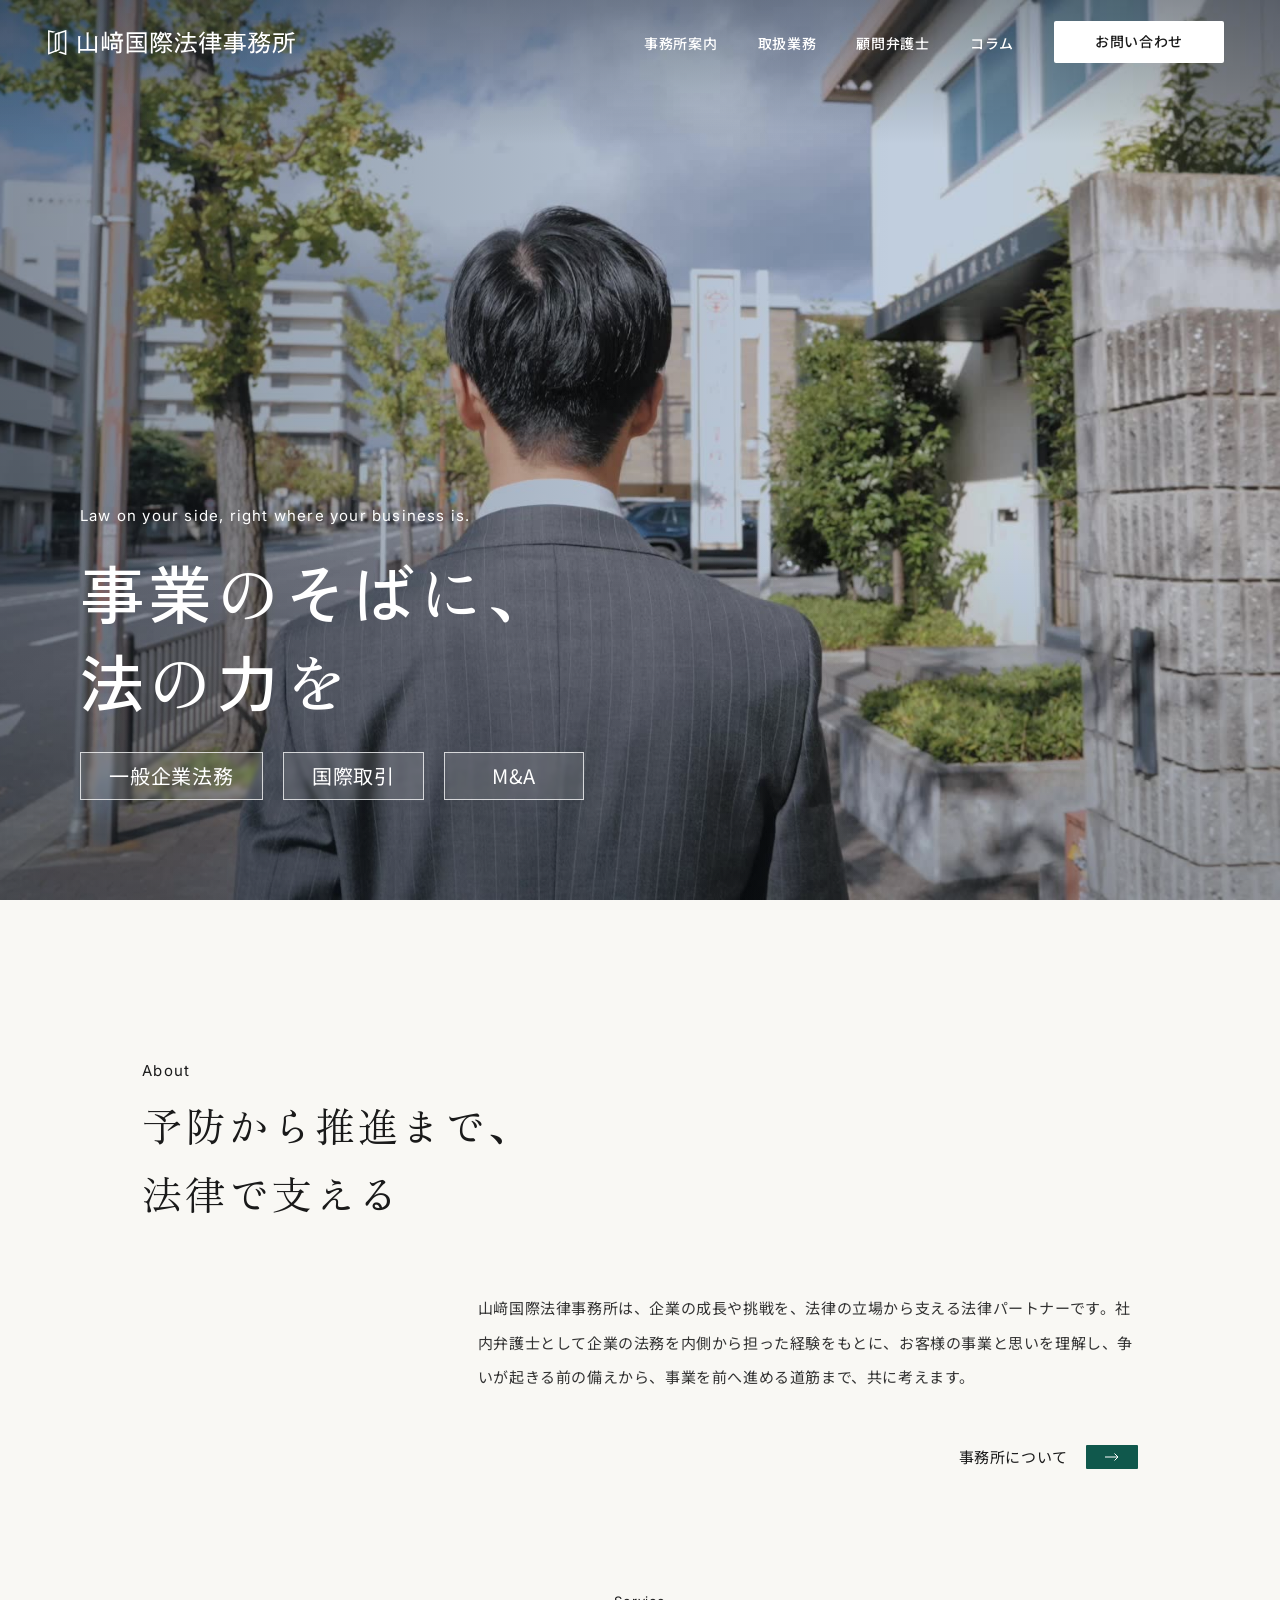
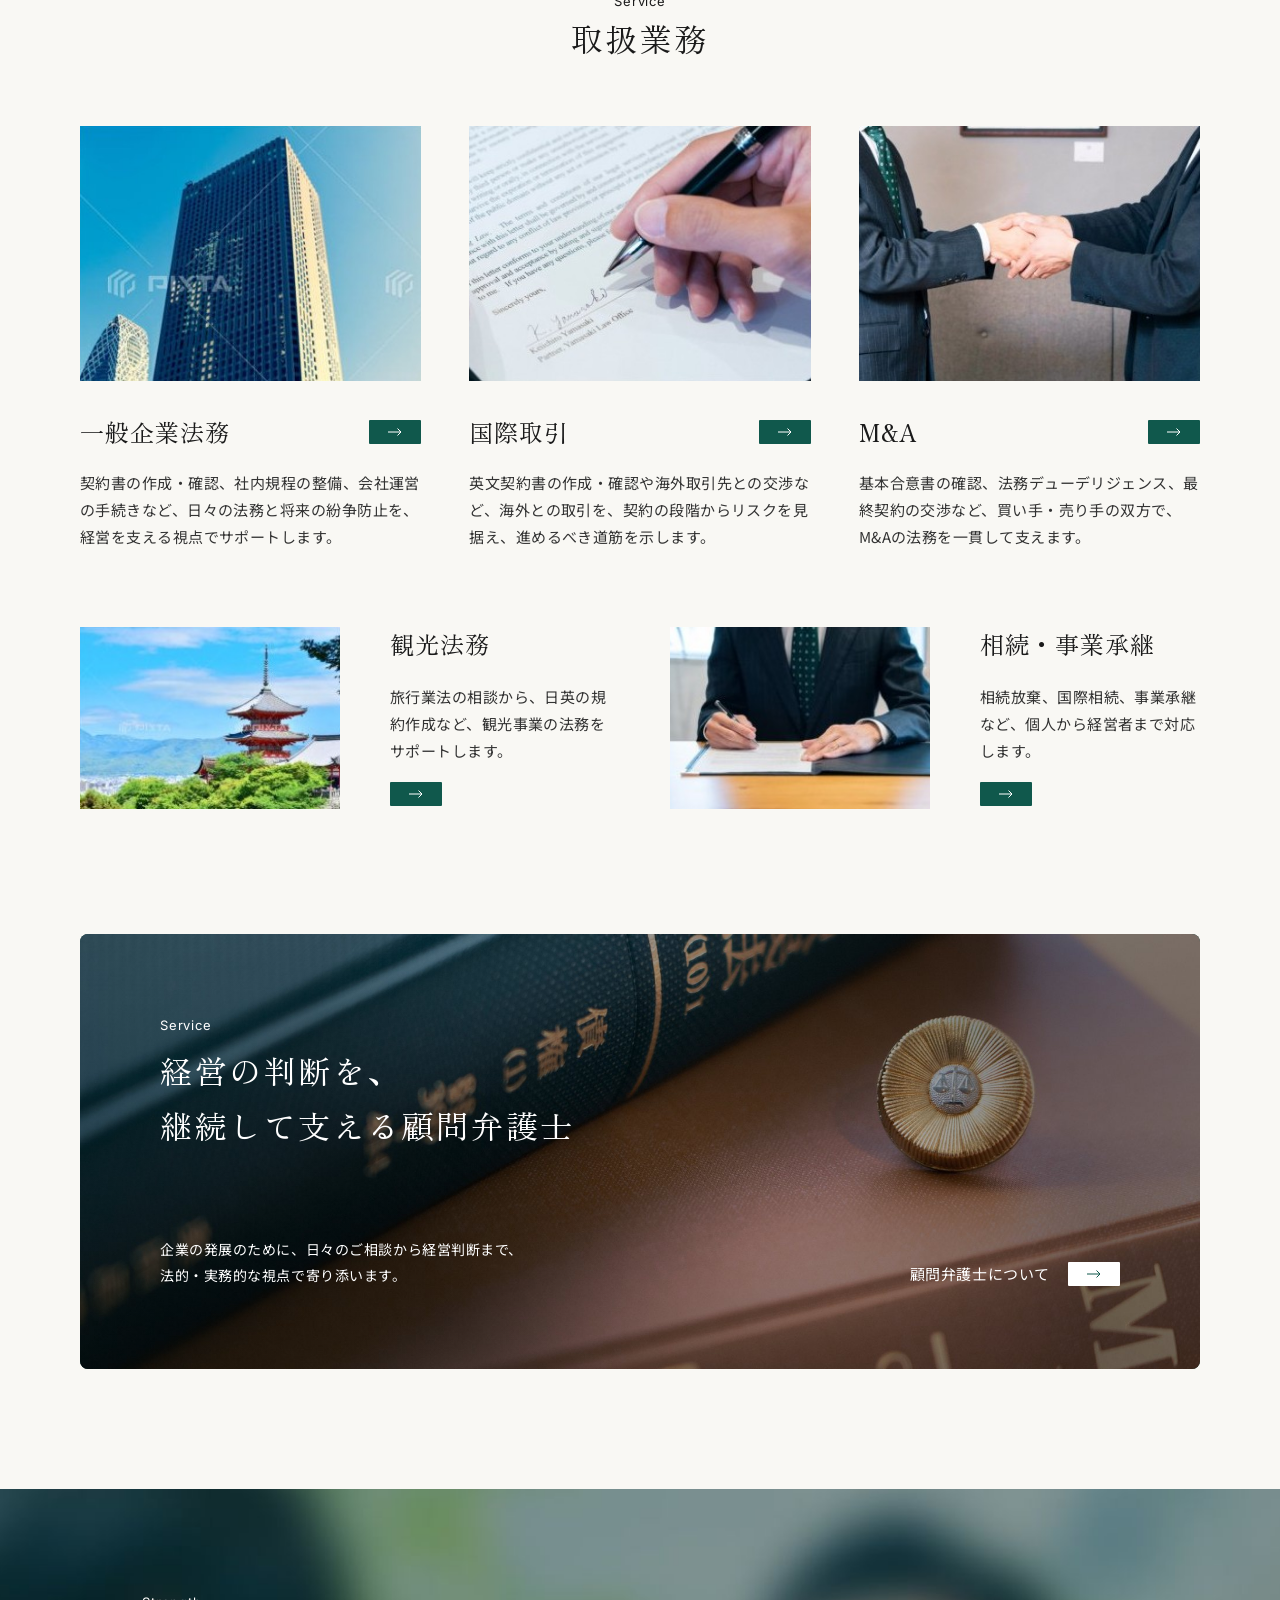
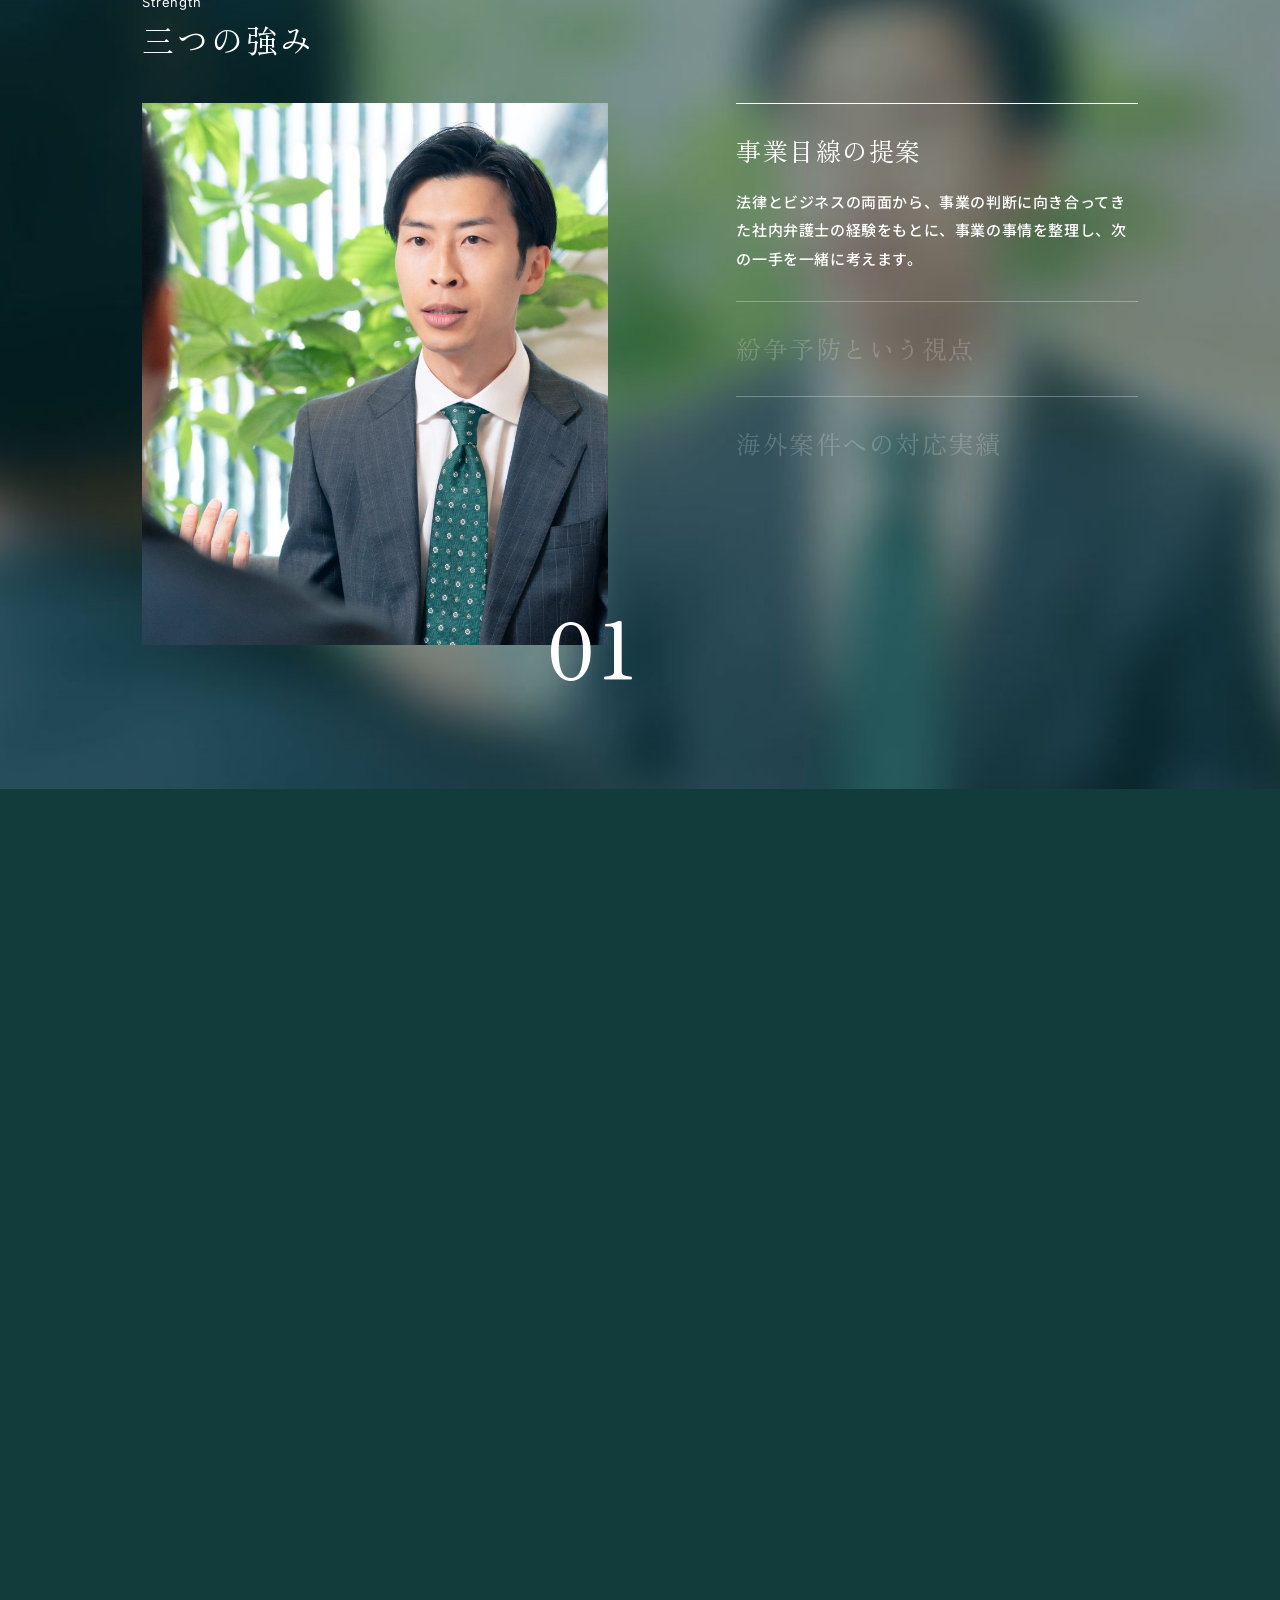
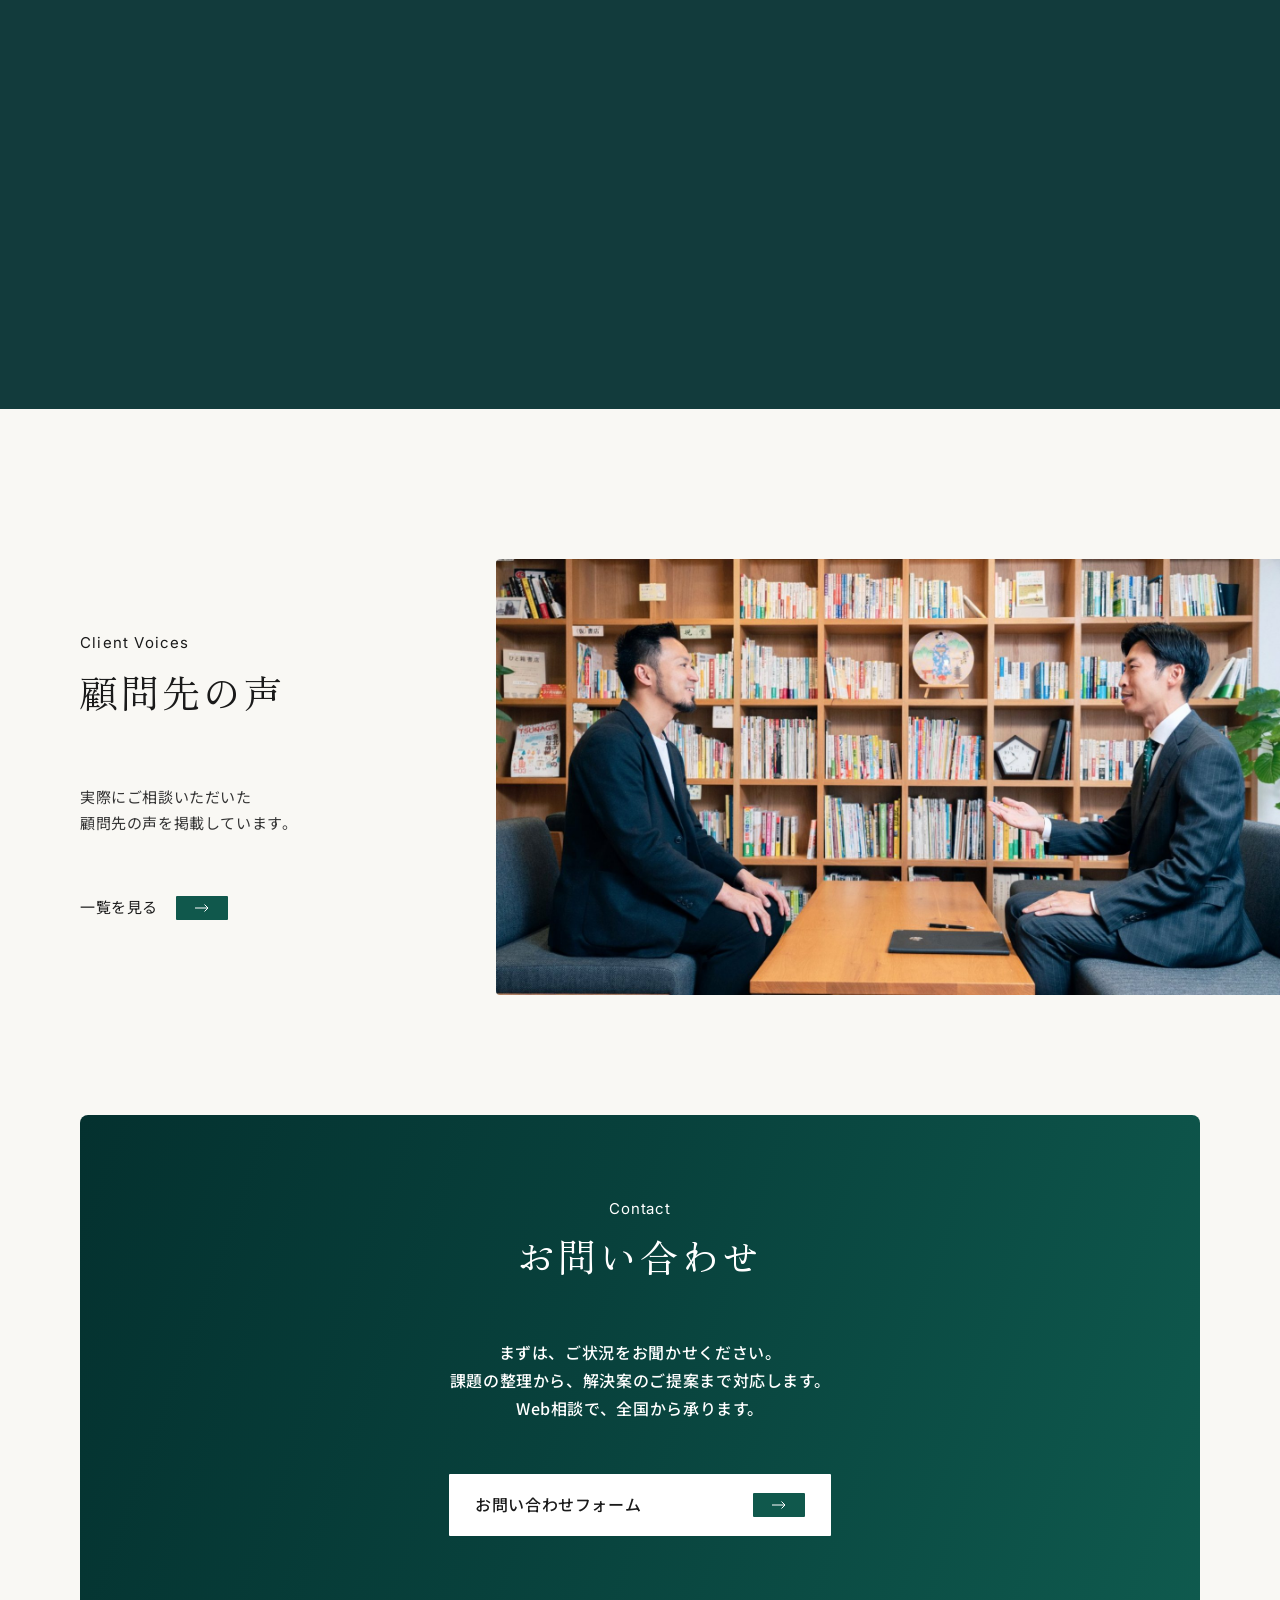
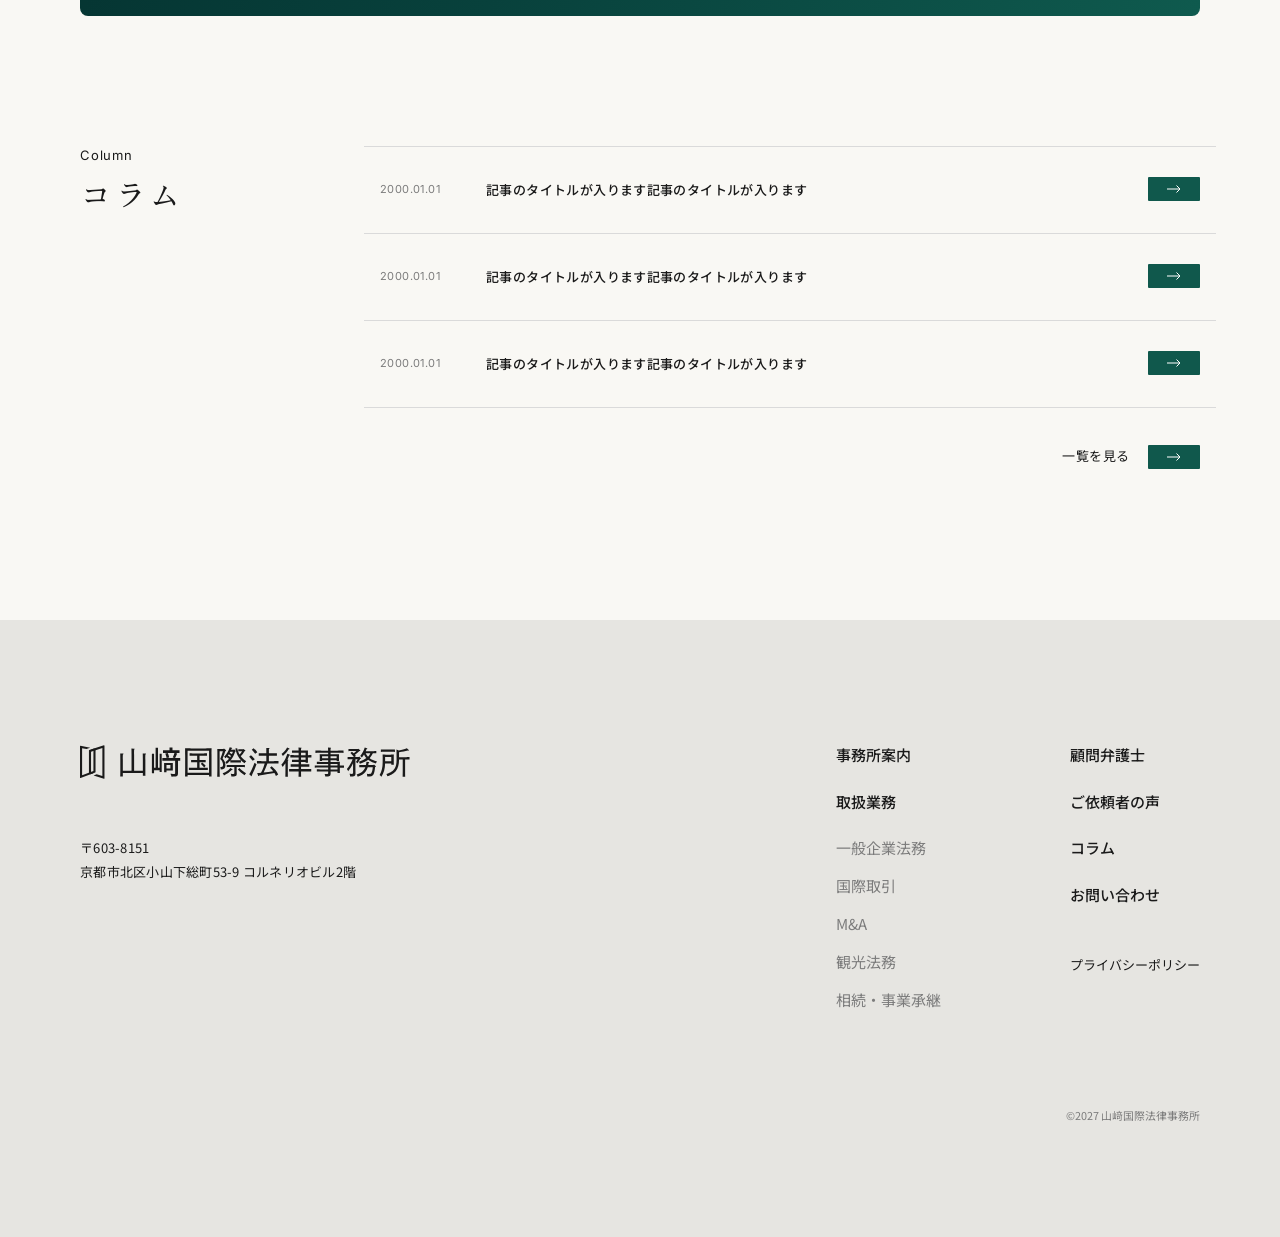
<file: index.html>
<!DOCTYPE html>
<html lang="ja">
<head>
  <meta charset="UTF-8">
  <meta name="viewport" content="width=device-width, initial-scale=1">
  <meta name="robots" content="noindex, nofollow"><!-- テスト公開用：本番公開時に削除 -->
  <title>山﨑国際法律事務所</title>
  <meta name="description" content="企業の成長や挑戦を、法律の立場から支える法律パートナー。一般企業法務・国際取引・M&Aに対応する山﨑国際法律事務所。">
  <link rel="preconnect" href="https://fonts.googleapis.com">
  <link rel="preconnect" href="https://fonts.gstatic.com" crossorigin>
  <link href="https://fonts.googleapis.com/css2?family=Inter:wght@400;500&family=Noto+Sans+JP:wght@400;500&family=Zen+Kaku+Gothic+New:wght@400;500&family=Zen+Old+Mincho:wght@400;500&display=swap" rel="stylesheet">
  <link rel="stylesheet" href="css/style.css">
</head>
<body>

  <!-- ===== Header ===== -->
  <header class="header" id="header">
    <div class="header__inner">
      <a href="/" class="header__logo"><svg class="logo" viewBox="0 0 331 44" role="img" aria-label="山﨑国際法律事務所" xmlns="http://www.w3.org/2000/svg"><path d="M23.897 5.22656C24.1821 5.13275 24.476 5.34531 24.4761 5.64551V38.3545L24.4624 38.4629C24.4021 38.7032 24.1464 38.8554 23.897 38.7734L13.5796 35.375L16.6929 34.1895L22.3765 36.0615V7.93848L11.0464 11.6699V32.3301L13.5288 33.1475L10.4155 34.333L9.24951 33.9492C9.06888 33.8896 8.94686 33.7205 8.94678 33.5303V10.4697C8.94688 10.2795 9.06884 10.1104 9.24951 10.0508L23.897 5.22656Z" fill="currentColor"/><path d="M0.535156 5.6582L10.1934 7.75781L6.49219 9.10156L2.09961 8.14648V35.2432L13.4297 30.9326V10.6104L10.3408 9.93848L14.043 8.59473L15.1816 8.84277C15.3843 8.88683 15.5292 9.06607 15.5293 9.27344V32.0762C15.5293 32.2592 15.4161 32.4231 15.2451 32.4883L0.597656 38.0605L0.489258 38.0879C0.27285 38.1123 0.0677806 37.9707 0.0136719 37.7598L0 37.6484V6.08887C0.00031371 5.80785 0.260472 5.59853 0.535156 5.6582Z" fill="currentColor"/><path d="M42.8404 30.7238H51.5344V14.9738C51.5344 11.5403 51.5029 9.39826 51.4084 8.42175L54.2119 8.64225C54.5269 8.67376 54.7159 8.79976 54.7159 8.95726C54.7159 9.14625 54.5584 9.33525 54.1489 9.58725C54.1174 10.1858 54.1174 10.1858 54.1174 14.9738V30.7238H62.8429V19.9508C62.8429 16.5173 62.7799 14.3753 62.7169 13.3988L65.4574 13.6193C65.7724 13.6193 65.9614 13.7453 65.9614 13.9343C65.9614 14.1233 65.8039 14.2808 65.3944 14.5328C65.3629 15.1313 65.3629 15.1313 65.3629 19.9508V29.4008C65.3629 32.6768 65.3629 34.1888 65.4574 35.8268H62.8429V32.9918H42.8404V36.4568H40.2259C40.2889 35.0393 40.3204 32.8973 40.3204 29.9993V19.9508C40.3204 16.5173 40.2889 14.3753 40.1944 13.3988L42.9664 13.6193C43.2814 13.6193 43.4704 13.7453 43.4704 13.9343C43.4704 14.1233 43.2814 14.2808 42.8719 14.5328C42.8719 15.1313 42.8719 15.1313 42.8404 19.9508V30.7238ZM82.3414 18.0608H100.233V20.6753H82.3414V18.0608ZM95.1304 19.8563H97.9969V33.3698C97.9969 34.1468 97.8919 34.7453 97.6819 35.1653C97.4929 35.5853 97.1254 35.9108 96.5794 36.1418C96.0754 36.3728 95.4034 36.5093 94.5634 36.5513C93.7234 36.6143 92.7049 36.6458 91.5079 36.6458C91.4449 36.2468 91.3084 35.7848 91.0984 35.2598C90.8884 34.7348 90.6784 34.2728 90.4684 33.8738C91.3504 33.8948 92.1799 33.9158 92.9569 33.9368C93.7339 33.9368 94.2484 33.9368 94.5004 33.9368C94.7314 33.9158 94.8889 33.8738 94.9729 33.8108C95.0779 33.7268 95.1304 33.5693 95.1304 33.3383V19.8563ZM71.8834 13.7768H74.0569V33.1493H71.8834V13.7768ZM79.6324 13.7768H81.7114V31.9208H79.6324V13.7768ZM75.6004 7.79176H77.9944V28.9913H75.6004V7.79176ZM89.4919 7.41375H92.4844V11.6663H89.4919V7.41375ZM72.9544 27.6998H80.6719V30.1253H72.9544V27.6998ZM83.0344 10.3433H99.5089V12.8948H83.0344V10.3433ZM85.2709 13.4933L87.7279 12.9893C88.0639 13.7033 88.3684 14.4803 88.6414 15.3203C88.9144 16.1603 89.0824 16.8743 89.1454 17.4623L86.5939 18.0923C86.5309 17.4833 86.3734 16.7483 86.1214 15.8873C85.8694 15.0263 85.5859 14.2283 85.2709 13.4933ZM94.5004 12.8318L97.1779 13.4933C96.8419 14.3123 96.4744 15.1418 96.0754 15.9818C95.6974 16.8008 95.3404 17.5043 95.0044 18.0923L92.7049 17.4623C92.9149 17.0423 93.1354 16.5593 93.3664 16.0133C93.5974 15.4673 93.8074 14.9213 93.9964 14.3753C94.2064 13.8083 94.3744 13.2938 94.5004 12.8318ZM85.3654 22.8803H92.8309V30.5663H85.3654V28.4243H90.4054V25.0223H85.3654V22.8803ZM84.1054 22.8803H86.4994V32.3618H84.1054V22.8803ZM119.543 15.6983V20.0453H122.535C123.764 20.0453 124.331 20.0138 125.685 19.9823V22.3448C124.772 22.3133 123.449 22.2818 122.535 22.2818H119.543V27.6998H124.677C125.906 27.6998 126.473 27.6998 127.827 27.6368V30.0623C126.914 30.0308 125.591 29.9993 124.677 29.9993H111.983C110.754 29.9993 110.187 29.9993 108.864 30.0623V27.6368C109.746 27.6683 111.069 27.6998 111.983 27.6998H117.149V22.2818H114.251C113.022 22.2818 112.455 22.2818 111.101 22.3448V19.9823C112.014 20.0138 113.337 20.0453 114.251 20.0453H117.149V15.6983H112.739C111.51 15.6983 110.912 15.7298 109.589 15.7613V13.3673C110.471 13.3988 111.794 13.4303 112.739 13.4303H123.858C125.087 13.4303 125.685 13.4303 127.008 13.3673V15.7613C126.126 15.7298 124.772 15.6983 123.858 15.6983H119.543ZM120.771 23.9198L122.063 22.5023C123.606 23.6363 124.394 24.3293 125.685 25.7783L124.173 27.3848C123.039 25.9043 122.283 25.1483 120.771 23.9198ZM129.056 35.1023H107.604V36.6143H105.053C105.116 34.9763 105.116 34.9763 105.147 29.1803V15.3518C105.116 9.36675 105.116 9.36675 105.053 8.26425C106.722 8.32725 109.179 8.39025 111.321 8.39025H125.339C127.985 8.39025 129.497 8.35876 131.607 8.26425C131.576 9.36675 131.576 9.36675 131.544 15.3518V29.1803C131.576 34.9763 131.576 34.9763 131.639 36.6143H129.056V35.1023ZM129.056 32.8343V10.6898H107.604V32.8028L129.056 32.8343ZM163.58 8.89425L165.092 10.2803C165.281 10.4693 165.375 10.6268 165.375 10.7843C165.375 11.0363 165.186 11.1308 164.525 11.2883C163.485 13.1153 162.225 14.8478 160.745 16.3598C162.068 18.2183 163.611 19.6043 166.257 21.3368C165.533 21.9038 165.281 22.1873 164.619 23.3213C161.469 21.0848 159.611 19.0058 157.815 15.6983C156.744 13.7768 156.209 12.1703 155.295 8.54776L157.154 8.20125C157.941 10.9418 158.603 12.7058 159.579 14.4698C160.524 13.4618 161.343 12.3908 162.068 11.1938H160.808C159.737 11.1938 159.138 11.2253 158.288 11.2568V9.24076C158.981 9.27225 160.115 9.30375 160.808 9.30375H163.233L163.58 8.89425ZM143.451 8.98876L143.924 8.42175L145.845 10.0913C146.034 10.2488 146.129 10.4063 146.129 10.5323C146.129 10.7843 146.003 10.9103 145.278 11.2253C144.617 13.5248 144.113 14.8793 142.601 18.5648C144.68 20.8958 145.436 22.7228 145.436 25.3058C145.436 28.2353 144.018 29.5583 140.774 29.5583C140.648 28.3298 140.553 27.8888 140.175 26.9753C140.616 27.0068 140.837 27.0383 141.152 27.0383C142.538 27.0383 143.042 26.4398 143.042 24.8648C143.042 22.5968 142.16 20.7068 140.238 18.9428C141.215 16.6433 142.097 13.9658 142.884 11.1308H139.608V27.5108C139.608 32.1413 139.671 34.3148 139.766 36.7088H137.214C137.309 34.6298 137.372 31.4483 137.372 27.5108V11.6978C137.372 10.4063 137.34 9.77625 137.277 8.92575C137.97 8.95726 138.632 8.98876 139.545 8.98876H143.451ZM150.318 22.5023V20.6123C149.247 21.8093 148.05 22.9118 146.633 24.0143C146.255 23.1638 146.034 22.8488 145.31 22.1873C146.664 21.1793 147.987 20.1083 149.027 18.7853C148.302 18.1238 147.483 17.4938 146.664 16.9268C146.255 17.3993 145.877 17.7773 145.341 18.2813C144.774 17.3993 144.585 17.1788 144.113 16.7693C146.633 14.2808 148.586 10.9733 149.688 7.19326L151.736 7.85475C151.988 7.91775 152.177 8.07526 152.177 8.26425C152.177 8.48475 151.988 8.57925 151.515 8.67376C151.389 9.05175 151.232 9.39826 151.106 9.74475H153.689L154.004 9.30375L155.579 10.6583C155.768 10.8158 155.862 10.9733 155.862 11.1308C155.862 11.3513 155.673 11.5088 155.169 11.6033C154.319 14.5013 153.374 16.4858 151.925 18.5648C151.484 19.1633 151.043 19.7618 150.57 20.2973C151.326 20.3288 152.082 20.3603 152.838 20.3603H158.414C159.359 20.3603 159.831 20.3288 160.934 20.2973V22.5023C160.272 22.4708 159.264 22.4708 158.414 22.4708H152.838C151.799 22.4708 151.169 22.4708 150.318 22.5023ZM152.87 11.6663H150.255C150.098 12.0128 149.909 12.3278 149.72 12.6743C150.476 13.1153 151.232 13.6193 151.925 14.1233C152.303 13.3358 152.586 12.5168 152.87 11.6663ZM150.98 16.0133C150.287 15.3518 149.531 14.7218 148.743 14.1863C148.586 14.4383 148.397 14.6903 148.208 14.9423C148.05 15.1628 147.924 15.3203 147.798 15.5093C148.649 16.0133 149.468 16.5803 150.255 17.1788C150.507 16.8008 150.759 16.3913 150.98 16.0133ZM156.681 27.1013V29.9678C156.681 30.5348 156.713 32.2358 156.776 33.3383V33.7163C156.776 35.9843 155.642 36.5513 151.326 36.5513C151.263 35.4803 151.169 35.0078 150.728 33.8738C151.011 33.8738 151.011 33.8738 151.956 33.9368C152.177 33.9683 152.46 33.9683 152.775 33.9683C154.161 33.9683 154.319 33.8423 154.319 32.6768V27.1013H149.247C148.176 27.1013 147.578 27.1013 146.727 27.1328V24.9278C147.42 24.9593 148.554 24.9593 149.247 24.9593H162.383C163.328 24.9593 163.8 24.9593 164.903 24.9278V27.1328C164.21 27.1013 163.233 27.1013 162.383 27.1013H156.681ZM157.91 29.5268L159.39 28.1093C161.438 30.1568 163.391 31.6373 166.068 33.1493C165.344 33.8738 165.092 34.2203 164.588 35.1338C161.658 33.3383 159.8 31.7633 157.91 29.5268ZM150.381 28.0148L152.114 29.1173C152.366 29.3063 152.523 29.4953 152.523 29.6528C152.523 29.8733 152.303 29.9993 151.704 30.0623C149.184 32.5508 147.798 33.5273 143.955 35.4173C143.42 34.3463 143.231 34.0628 142.601 33.3698C146.444 31.7318 148.208 30.5348 150.381 28.0148ZM193.473 23.4788H187.425C186.323 26.5658 185.094 29.5898 183.645 32.5508C186.858 32.2043 190.04 31.7948 193.19 31.2908C192.339 30.1253 191.331 28.9913 190.008 27.6998L191.615 26.2823C194.733 28.8968 196.592 31.1648 198.198 34.4408L195.899 35.9528C195.395 34.8818 194.922 33.9683 194.418 33.1178C190.638 33.8738 185.882 34.5668 179.235 35.4488C178.983 35.8898 178.794 36.0473 178.605 36.0473C178.448 36.0473 178.227 35.8583 178.164 35.6693L177.188 33.0233C178.448 32.9603 179.739 32.8658 180.999 32.7713C181.913 31.0388 182.7 29.2433 183.393 27.3848C183.834 26.0933 184.275 24.8018 184.685 23.4788H181.976C179.928 23.4788 178.7 23.5103 176.967 23.5733V21.0848C178.29 21.1478 180.369 21.1793 181.976 21.1793H186.323V15.6353H182.48C180.968 15.6353 180.306 15.6668 178.731 15.7298V13.2728C179.645 13.3358 181.283 13.3673 182.48 13.3673H186.323C186.323 9.17775 186.323 9.02025 186.291 7.91775L188.937 8.10676C189.284 8.13825 189.504 8.26425 189.504 8.42175C189.504 8.61075 189.315 8.79976 188.906 9.05175V13.3673H193.158C194.702 13.3673 195.647 13.3358 196.907 13.2728V15.7298C195.962 15.6668 194.198 15.6353 193.158 15.6353H188.906V21.1793H193.473C195.489 21.1793 196.403 21.1793 198.513 21.0848V23.5733C197.159 23.5103 194.922 23.4788 193.473 23.4788ZM171.738 9.74475L173.565 8.23276C175.109 9.55576 175.928 10.4063 177.314 12.2018L175.203 13.8398C174.006 12.0758 173.25 11.1938 171.738 9.74475ZM169.124 16.7063L170.951 15.1628C172.683 16.6748 173.502 17.5253 174.857 19.1633L172.746 20.8643C171.36 18.9743 170.604 18.1238 169.124 16.7063ZM174.542 22.7543L176.526 24.2978C174.794 28.9283 174.258 30.2513 172.431 34.0313C172.211 34.5038 172.053 34.8503 171.801 35.4803V35.7638C171.801 35.9843 171.675 36.1418 171.518 36.1418C171.392 36.1418 171.329 36.1103 171.108 35.9213L169.218 34.2518C170.73 32.1098 172.715 27.7943 174.542 22.7543ZM221.036 22.0298V24.3608H224.91C226.643 24.3608 227.745 24.3608 229.32 24.2663V26.7233C228.155 26.6603 226.107 26.6288 224.91 26.6288H221.036V29.1173H226.832C228.564 29.1173 229.667 29.1173 231.242 29.0543V31.4798C230.076 31.4483 228.029 31.3853 226.832 31.3853H221.036C221.067 33.6218 221.099 35.1338 221.162 36.7088H218.516C218.579 35.3858 218.61 33.5903 218.642 31.3853H213.476C211.775 31.3853 210.956 31.4168 209.097 31.4798V29.0543C210.294 29.0858 212.09 29.1173 213.476 29.1173H218.642V26.6288H215.082C213.35 26.6288 212.562 26.6603 210.672 26.7233V24.2663C211.901 24.3293 213.696 24.3608 215.082 24.3608H218.642V22.0298H215.744C214.232 22.0298 213.539 22.0298 211.964 22.0928V19.6358C212.909 19.6988 214.515 19.7303 215.744 19.7303H218.642V17.4308H214.106C212.594 17.4308 211.901 17.4623 210.326 17.5253V15.0998C211.271 15.1313 212.909 15.1628 214.106 15.1628H218.642C218.642 14.3753 218.642 13.5563 218.61 12.7688H215.744C214.232 12.7688 213.539 12.8003 211.964 12.8633V10.4063C212.909 10.4693 214.515 10.5008 215.744 10.5008H218.61C218.579 8.95726 218.516 7.94925 218.453 7.44525L221.162 7.66576C221.445 7.69725 221.634 7.82326 221.634 8.01225C221.634 8.16975 221.477 8.32725 221.067 8.61075C221.036 9.17775 221.036 9.46125 221.036 10.5008H224.312C227.084 10.4693 227.084 10.4693 227.997 10.4378C227.966 11.0048 227.966 11.0048 227.934 13.2098V15.1628C229.352 15.1628 230.234 15.1313 231.431 15.0998V17.5253C230.58 17.4623 229.005 17.4308 227.934 17.4308V19.7618C227.934 20.8013 227.966 21.5888 227.997 22.8488H225.572V22.0298H221.036ZM221.036 19.7303H225.572V17.4308H221.036V19.7303ZM221.036 15.1628H225.572V12.7688H221.036V15.1628ZM207.459 19.7303L207.932 19.7618C208.247 19.7933 208.436 19.8878 208.436 20.0768C208.436 20.2658 208.278 20.4233 207.837 20.6753V30.2513C207.837 33.4958 207.837 35.0393 207.932 36.7088H205.349C205.412 35.2913 205.443 33.1493 205.443 30.2513V23.3213C204.593 24.6128 203.711 25.8098 202.671 26.9753C202.199 25.9358 201.947 25.5263 201.317 24.7388C204.498 20.9588 205.664 18.7853 207.302 13.6823L209.475 14.5958C209.822 14.7533 210.042 14.9738 210.042 15.1628C210.042 15.4148 209.853 15.5093 209.223 15.6038C208.688 16.9898 208.121 18.3758 207.459 19.7303ZM207.081 7.44525L208.908 8.35876C209.318 8.57925 209.507 8.73675 209.507 8.92575C209.507 9.17775 209.318 9.27225 208.656 9.36675C207.239 11.9183 205.443 13.9658 202.892 15.9188C202.167 14.7533 202.01 14.5958 201.474 14.0603C204.215 11.8553 205.538 10.2803 207.081 7.44525ZM250.551 20.2658V21.9353H256.221C258.993 21.9038 258.993 21.9038 259.907 21.8723C259.875 22.4393 259.875 22.4393 259.844 24.6443V25.6208C261.261 25.5893 262.458 25.5578 263.97 25.4948V27.7313C262.962 27.6998 261.356 27.6368 259.844 27.6368V29.8733C259.844 30.9128 259.875 31.7318 259.938 32.9918H257.481V31.4798H250.614C250.646 32.2358 250.646 32.9918 250.646 33.4013C250.646 35.1023 250.173 35.8268 248.819 36.2678C248.157 36.4883 247.37 36.5513 245.228 36.5828C245.133 35.3228 245.039 34.8818 244.598 33.9053C245.606 33.9998 246.11 33.9998 246.866 33.9998C248.031 33.9998 248.157 33.8738 248.157 32.7083V31.4798H240.597C239.085 31.4798 238.392 31.5113 236.817 31.5743V29.3693C237.762 29.4008 239.369 29.4323 240.597 29.4323H248.157V27.6053H241.038C238.55 27.6053 237.416 27.6053 234.77 27.6998V25.4948C236.534 25.5578 239.18 25.6208 241.038 25.6208H248.157V23.9513H240.597C239.085 23.9513 238.392 23.9828 236.817 24.0458V21.8408C237.762 21.9038 239.369 21.9353 240.597 21.9353H248.157V20.2658H242.109V21.1163H239.684C239.747 20.3918 239.778 19.6988 239.778 17.8403V16.7378C239.778 15.6038 239.747 15.0683 239.684 14.2493C240.408 14.2808 241.038 14.3123 241.952 14.3123H248.157L248.126 12.8318H241.7C239.211 12.8318 238.077 12.8633 235.431 12.9578V10.5638C237.195 10.6583 239.841 10.6898 241.7 10.6898H248.126C248.094 9.02025 248.031 7.94925 247.968 7.44525L250.709 7.66576C250.992 7.69725 251.15 7.82326 251.15 8.01225C251.15 8.16975 250.992 8.32725 250.583 8.61075C250.551 9.20925 250.551 9.46125 250.551 10.6898H257.261C259.749 10.6898 261.324 10.6583 263.529 10.5638V12.9578C261.954 12.8948 259.119 12.8318 257.261 12.8318H250.551V14.3123H256.788C257.796 14.3123 258.237 14.2808 259.056 14.2493C258.993 14.8163 258.962 16.0133 258.962 16.9898V17.6828C258.993 19.4783 258.993 20.2658 259.056 20.9588H256.631V20.2658H250.551ZM250.551 18.3128H256.631V16.2338H250.551V18.3128ZM248.157 18.3128V16.2338H242.109V18.3128H248.157ZM250.583 29.4323H257.481V27.6053H250.551L250.583 29.4323ZM250.551 25.6208H257.481V23.9513H250.551V25.6208ZM292.761 27.2273H287.784C287.217 29.0543 286.43 30.5033 285.327 31.8893C283.532 34.1258 281.421 35.4488 277.673 36.7088C277.295 35.7008 277.137 35.3228 276.633 34.5353C280.665 33.1493 282.335 32.0468 283.91 29.8418C284.508 28.9913 284.981 28.1723 285.327 27.2273H282.429C281.201 27.2273 280.602 27.2273 279.279 27.2903V25.0223C280.161 25.0538 281.484 25.0853 282.429 25.0853H285.957C286.146 24.1088 286.304 22.9748 286.43 21.6518L288.698 22.0928C289.044 22.1558 289.202 22.2818 289.202 22.4708C289.202 22.6913 289.044 22.8173 288.603 22.9748C288.509 23.7308 288.414 24.4238 288.288 25.0853H293.486L293.99 24.4868L295.628 25.9988C295.817 26.1878 295.88 26.2823 295.88 26.4398C295.88 26.6288 295.754 26.7548 295.344 26.9123L295.124 26.9753C294.777 30.8183 294.21 33.2123 293.297 34.7243C292.478 36.1103 291.155 36.4883 287.375 36.4883H287.249C287.186 35.4488 287.123 35.0078 286.839 33.8108C287.847 33.9368 288.446 33.9683 289.013 33.9683C290.304 33.9683 291.029 33.6848 291.375 33.0863C292.068 31.8578 292.509 30.0938 292.698 27.9518L292.761 27.2273ZM293.801 13.2728H292.887C292.005 15.0368 290.997 16.7378 289.643 18.2183C289.895 18.4073 290.147 18.5648 290.399 18.7223C291.942 19.7303 293.486 20.3288 297.045 21.3998C296.415 22.2818 296.226 22.6283 295.848 23.5103C292.856 22.6283 291.407 21.9983 289.643 20.8328C289.076 20.4863 288.572 20.1083 288.099 19.6988C287.501 20.2028 286.871 20.6753 286.178 21.1163C284.54 22.1558 283.154 22.7543 279.878 23.8253C279.563 22.8488 279.405 22.5023 278.933 21.7778C282.461 20.6438 284.351 19.7303 286.398 18.1238C285.831 17.5253 285.359 16.8638 284.949 16.2023C284.666 15.7298 284.382 15.1943 284.036 14.4383C283.374 15.5723 282.713 16.5173 281.894 17.5568C280.917 16.5488 280.823 16.4543 280.224 16.0133C282.461 13.1783 283.5 11.1623 284.76 7.44525L286.839 8.20125C287.249 8.35876 287.343 8.45325 287.343 8.64225C287.343 8.83125 287.217 8.92575 286.713 9.08326C286.367 9.83926 286.052 10.5323 285.737 11.1623H293.801C294.746 11.1623 295.218 11.1623 296.321 11.0993V13.3358C295.659 13.3043 294.651 13.2728 293.801 13.2728ZM290.336 13.2728H285.642C286.304 14.5328 287.028 15.7298 287.973 16.7693C288.477 16.2653 288.887 15.7298 289.296 15.1628C289.674 14.5643 290.021 13.9028 290.336 13.2728ZM276.318 11.0678H270.932C269.892 11.0678 269.294 11.0993 268.443 11.1308V9.05175L270.932 9.08326H278.082L278.429 8.64225L280.098 10.2173C280.287 10.4378 280.35 10.5008 280.35 10.6583C280.35 10.9103 280.193 11.0048 279.752 11.0993L279.153 11.1938C278.429 11.9183 277.704 12.6428 276.885 13.2728C276.255 13.7768 275.625 14.2493 274.964 14.6903C275.342 15.1313 275.657 15.5723 276.003 16.0133L274.523 17.0843H278.775L279.185 16.5803L280.854 18.1868C281.043 18.4073 281.106 18.4703 281.106 18.5963C281.106 18.8483 280.917 18.9743 280.445 19.0688L280.161 19.1003C278.744 21.6518 278.303 22.3133 277.484 23.3528C276.728 22.5338 276.507 22.3133 275.877 21.9038C276.539 21.0218 277.106 20.1083 277.641 19.1318H275.436V27.1643C275.436 28.7708 275.468 30.2828 275.499 31.6373C275.531 32.3933 275.531 33.1808 275.531 33.4958C275.531 35.9528 274.617 36.4883 270.113 36.5513C270.05 35.3543 269.924 34.9133 269.514 33.8738C270.522 33.9368 271.058 33.9683 271.751 33.9683C272.885 33.9683 273.074 33.8108 273.074 32.8028L273.042 23.1953C271.593 26.5028 270.302 28.5503 268.097 31.1963C267.813 30.4403 267.656 30.1883 266.837 29.0858C269.136 26.3453 271.152 22.8803 272.633 19.1318H270.113C269.042 19.1318 268.443 19.1318 267.593 19.1633V17.0213C268.286 17.0528 269.42 17.0843 270.113 17.0843H273.924C272.916 15.6038 271.751 14.3123 270.459 13.1153L271.908 11.7923C272.538 12.2963 273.137 12.8003 273.704 13.3673C274.617 12.6743 275.499 11.8868 276.318 11.0678ZM311.283 23.5733H305.109C304.983 29.0228 303.818 33.0863 301.424 36.7718C300.668 35.7638 300.353 35.4803 299.628 34.8818C301.707 31.6688 302.652 27.6368 302.652 22.0928L302.684 17.3678C302.684 16.0133 302.652 15.4148 302.589 14.5958C303.692 14.6273 304.637 14.6273 306.054 14.6273H310.401C311.913 14.6273 312.638 14.6273 313.866 14.5958C313.803 15.1628 313.772 16.3598 313.772 17.3678V21.7463C313.772 23.1953 313.803 23.9513 313.866 24.8018H311.283V23.5733ZM311.283 21.3683V16.8953H305.109L305.141 21.3683H311.283ZM316.481 9.61875L318.812 10.4378C322.182 9.80776 324.167 9.24076 326.844 8.13825L328.766 9.93375C328.923 10.0913 329.018 10.2173 329.018 10.3433C329.018 10.5323 328.829 10.6268 328.545 10.6268C328.419 10.6268 328.262 10.6268 327.947 10.5953C324.639 11.5088 323.033 11.7923 319.032 12.2963V17.1788H326.372C327.6 17.1788 328.199 17.1473 329.522 17.1158V19.5098C328.64 19.4783 327.285 19.4468 326.372 19.4468H325.112V30.1883C325.112 33.4958 325.143 35.0078 325.206 36.6458H322.623C322.686 35.2283 322.718 33.0863 322.718 30.1883V19.4468H319.032V19.8563C319.032 25.1168 318.056 28.4243 315.693 31.1963C313.992 33.2123 312.228 34.3148 307.472 36.3623C306.842 34.8503 306.779 34.7243 306.338 34.0628C311.283 32.0783 312.984 30.9443 314.496 28.6763C316.008 26.4398 316.575 23.8568 316.575 19.1318C316.575 16.2338 316.544 12.6113 316.481 9.61875ZM314.937 9.52426V11.9183C314.276 11.8868 313.268 11.8553 312.449 11.8553H303.377C302.337 11.8553 301.707 11.8868 300.857 11.9183V9.52426C301.55 9.55576 302.684 9.58725 303.377 9.58725H312.449C313.394 9.58725 313.835 9.55576 314.937 9.52426Z" fill="currentColor"/></svg></a>
      <nav class="gnav" id="gnav" aria-label="メインメニュー">
        <ul class="gnav__list">
          <li><a href="#about">事務所案内</a></li>
          <li><a href="service.html">取扱業務</a></li>
          <li><a href="#advisor">顧問弁護士</a></li>
          <li><a href="#column">コラム</a></li>
          <li class="gnav__contact"><a href="contact.html">お問い合わせ</a></li>
        </ul>
      </nav>
      <button class="hamburger" id="hamburger" aria-label="メニューを開く" aria-expanded="false" aria-controls="gnav">
        <span></span><span></span>
      </button>
    </div>
  </header>

  <main>
    <!-- ===== Hero (video) ===== -->
    <section class="hero">
      <div class="hero__media">
        <!-- 画面幅に応じて js/main.js が PC用（ヨコ）/ SP用（タテ）動画を読み込みます -->
        <video class="hero__video" id="heroVideo"
               autoplay muted loop playsinline preload="auto"
               data-src-pc="video/hero-pc.mp4" data-src-sp="video/hero-sp.mp4"
               data-poster-pc="images/hero-poster-pc.jpg" data-poster-sp="images/hero-poster-sp.jpg">
        </video>
        <div class="hero__overlay"></div>
      </div>
      <div class="hero__content">
        <p class="hero__en">Law on your side,<br class="sp-only"> right where your business is.</p>
        <h1 class="hero__title"><span class="g">事業</span>の<span class="g">そば</span>に、<br><span class="g">法</span>の<span class="g">力</span>を</h1>
        <ul class="hero__tags">
          <li><a href="service.html#general">一般企業法務</a></li>
          <li><a href="service.html#international">国際取引</a></li>
          <li><a href="service.html#ma">M&amp;A</a></li>
        </ul>
      </div>
    </section>

    <div class="bg-light">

      <!-- ===== About ===== -->
      <section class="about" id="about">
        <div class="about__inner">
          <div class="about__head">
            <p class="sec-label__en">About</p>
            <h2 class="about__lead">予防から推進まで、<br>法律で支える</h2>
          </div>
          <div class="about__body">
            <p class="about__text">山﨑国際法律事務所は、企業の成長や挑戦を、法律の立場から支える法律パートナーです。社内弁護士として企業の法務を内側から担った経験をもとに、お客様の事業と思いを理解し、争いが起きる前の備えから、事業を前へ進める道筋まで、共に考えます。</p>
            <a href="#" class="link-arrow"><span class="link-arrow__txt">事務所について</span><span class="arrow" aria-hidden="true"></span></a>
          </div>
        </div>
      </section>

      <!-- ===== Service ===== -->
      <section class="service" id="service">
        <div class="container">
          <div class="sec-head">
            <p class="sec-head__en">Service</p>
            <h2 class="sec-head__ja">取扱業務</h2>
          </div>

          <ul class="service__main">
            <li class="service-card">
              <a href="service.html#general">
                <figure class="service-card__img"><img src="images/service-01.jpg" alt="" loading="lazy" width="378" height="282"></figure>
                <div class="service-card__head"><h3 class="service-card__title">一般企業法務</h3><span class="arrow" aria-hidden="true"></span></div>
                <p class="service-card__text">契約書の作成・確認、社内規程の整備、会社運営の手続きなど、日々の法務と将来の紛争防止を、経営を支える視点でサポートします。</p>
              </a>
            </li>
            <li class="service-card">
              <a href="service.html#international">
                <figure class="service-card__img"><img src="images/service-02.jpg" alt="" loading="lazy" width="378" height="282"></figure>
                <div class="service-card__head"><h3 class="service-card__title">国際取引</h3><span class="arrow" aria-hidden="true"></span></div>
                <p class="service-card__text">英文契約書の作成・確認や海外取引先との交渉など、海外との取引を、契約の段階からリスクを見据え、進めるべき道筋を示します。</p>
              </a>
            </li>
            <li class="service-card">
              <a href="service.html#ma">
                <figure class="service-card__img"><img src="images/service-03.jpg" alt="" loading="lazy" width="378" height="282"></figure>
                <div class="service-card__head"><h3 class="service-card__title">M&amp;A</h3><span class="arrow" aria-hidden="true"></span></div>
                <p class="service-card__text">基本合意書の確認、法務デューデリジェンス、最終契約の交渉など、買い手・売り手の双方で、M&amp;Aの法務を一貫して支えます。</p>
              </a>
            </li>
          </ul>

          <ul class="service__sub">
            <li class="service-row">
              <a href="service.html#tourism">
                <figure class="service-row__img"><img src="images/service-04.jpg" alt="" loading="lazy" width="256" height="177"></figure>
                <div class="service-row__body">
                  <h3 class="service-row__title">観光法務</h3>
                  <p class="service-row__text">旅行業法の相談から、日英の規約作成など、観光事業の法務をサポートします。</p>
                  <span class="arrow" aria-hidden="true"></span>
                </div>
              </a>
            </li>
            <li class="service-row">
              <a href="service.html#inheritance">
                <figure class="service-row__img"><img src="images/service-05.jpg" alt="" loading="lazy" width="256" height="177"></figure>
                <div class="service-row__body">
                  <h3 class="service-row__title">相続・事業承継</h3>
                  <p class="service-row__text">相続放棄、国際相続、事業承継など、個人から経営者まで対応します。</p>
                  <span class="arrow" aria-hidden="true"></span>
                </div>
              </a>
            </li>
          </ul>

          <!-- 顧問弁護士 -->
          <a href="#" class="advisor" id="advisor">
            <picture>
              <source media="(max-width: 767px)" srcset="images/advisor-sp.jpg" width="800" height="1142">
              <img class="advisor__bg" src="images/advisor.jpg" alt="" loading="lazy" width="1920" height="746">
            </picture>
            <div class="advisor__inner">
              <div class="advisor__head">
                <p class="advisor__en">Service</p>
                <h2 class="advisor__title">経営の判断を、<br>継続して支える<br class="sp-only">顧問弁護士</h2>
              </div>
              <p class="advisor__text">企業の発展のために、日々のご相談から経営判断まで、<br class="pc-only">法的・実務的な視点で寄り添います。</p>
              <span class="link-arrow link-arrow--white"><span class="link-arrow__txt">顧問弁護士について</span><span class="arrow" aria-hidden="true"></span></span>
            </div>
          </a>
        </div>
      </section>
    </div>

    <!-- ===== Strength ===== -->
    <!-- スクロールに合わせて 01→02→03 と切り替わる（画面に固定して表示） -->
    <section class="strength" id="strength">
      <!-- 背景：画面全体に固定 -->
      <div class="strength__bgs" aria-hidden="true">
        <img src="images/strength-bg-01.jpg" alt="" class="is-active" width="1280" height="754">
        <img src="images/strength-bg-02.jpg" alt="" width="1280" height="754" loading="lazy">
        <img src="images/strength-bg-03.jpg" alt="" width="1280" height="754" loading="lazy">
      </div>
      <!-- 中身：ヘッダーの下10pxに固定 -->
      <div class="strength__sticky">

        <div class="container strength__container">
          <div class="sec-label sec-label--white">
            <p class="sec-label__en">Strength</p>
            <h2 class="sec-label__ja">三つの強み</h2>
          </div>

          <div class="strength__inner">
            <div class="strength__visual">
              <div class="strength__photos">
                <img src="images/strength-01.jpg" alt="相談者の話に耳を傾けながら説明する山﨑弁護士" class="is-active" width="824" height="958">
                <img src="images/strength-02.jpg" alt="契約書を確認する手元" width="824" height="958" loading="lazy">
                <img src="images/strength-03.jpg" alt="海外の都市と橋の風景（仮）" width="824" height="958" loading="lazy">
              </div>
              <p class="strength__num" aria-hidden="true"><span id="strengthNum">01</span></p>
            </div>

            <ol class="strength__list" id="strengthList">
              <li class="strength-item is-active">
                <button type="button" class="strength-item__head" aria-current="true">
                  <span class="sr-only">01</span>事業目線の提案
                </button>
                <div class="strength-item__body"><div class="strength-item__clip"><p class="strength-item__text">法律とビジネスの両面から、事業の判断に向き合ってきた社内弁護士の経験をもとに、事業の事情を整理し、次の一手を一緒に考えます。</p></div></div>
              </li>
              <li class="strength-item">
                <button type="button" class="strength-item__head">
                  <span class="sr-only">02</span>紛争予防という視点
                </button>
                <div class="strength-item__body"><div class="strength-item__clip"><p class="strength-item__text">判断や契約を進める前に、起こりうる問題を、一緒に確認します。今取り組むべきことと、将来のリスクを、あわせてお伝えします。</p></div></div>
              </li>
              <li class="strength-item">
                <button type="button" class="strength-item__head">
                  <span class="sr-only">03</span>海外案件への対応実績
                </button>
                <div class="strength-item__body"><div class="strength-item__clip"><!-- ※デザインの文章が01と同じため仮。正式な文章に差し替え -->
                  <p class="strength-item__text">法律とビジネスの両面から、事業の判断に向き合ってきた社内弁護士の経験をもとに、事業の事情を整理し、次の一手を一緒に考えます。</p></div></div>
              </li>
            </ol>
          </div>
        </div>
      </div>
    </section>

    <div class="bg-light">
      <!-- ===== Voice ===== -->
      <section class="voice" id="voice">
        <div class="voice__inner">
          <div class="voice__text-area">
            <div class="sec-label">
              <p class="sec-label__en">Client Voices</p>
              <h2 class="sec-label__ja">顧問先の声</h2>
            </div>
            <p class="voice__text">実際にご相談いただいた<br>顧問先の声を掲載しています。</p>
            <a href="#" class="link-arrow"><span class="link-arrow__txt">一覧を見る</span><span class="arrow" aria-hidden="true"></span></a>
          </div>
          <figure class="voice__img"><img src="images/voice.jpg" alt="書棚の前で顧問先と対談する山﨑弁護士" loading="lazy" width="1754" height="976"></figure>
        </div>
      </section>

      <!-- ===== Contact ===== -->
      <section class="contact-sec" id="contact">
        <div class="container">
          <div class="contact">
            <div class="contact__inner">
              <p class="contact__en">Contact</p>
              <h2 class="contact__title">お問い合わせ</h2>
              <p class="contact__text">まずは、ご状況をお聞かせください。<br>課題の整理から、<br class="sp-only">解決案のご提案まで対応します。<br>Web相談で、全国から承ります。</p>
              <a href="contact.html" class="contact__btn"><span class="link-arrow__txt">お問い合わせフォーム</span><span class="arrow" aria-hidden="true"></span></a>
            </div>
          </div>
        </div>
      </section>

      <!-- ===== Column ===== -->
      <section class="column" id="column">
        <div class="container column__inner">
          <div class="sec-label">
            <p class="sec-label__en">Column</p>
            <h2 class="sec-label__ja">コラム</h2>
          </div>
          <div class="column__body">
            <ul class="column__list">
              <li><a href="#"><time datetime="2000-01-01">2000.01.01</time><span class="column__title">記事のタイトルが入ります記事のタイトルが入ります</span><span class="arrow" aria-hidden="true"></span></a></li>
              <li><a href="#"><time datetime="2000-01-01">2000.01.01</time><span class="column__title">記事のタイトルが入ります記事のタイトルが入ります</span><span class="arrow" aria-hidden="true"></span></a></li>
              <li><a href="#"><time datetime="2000-01-01">2000.01.01</time><span class="column__title">記事のタイトルが入ります記事のタイトルが入ります</span><span class="arrow" aria-hidden="true"></span></a></li>
            </ul>
            <a href="#" class="link-arrow column__more"><span class="link-arrow__txt">一覧を見る</span><span class="arrow" aria-hidden="true"></span></a>
          </div>
        </div>
      </section>
    </div>
  </main>

  <!-- ===== Footer ===== -->
  <footer class="footer">
    <div class="container footer__inner">
      <div class="footer__info">
        <a href="/" class="footer__logo"><svg class="logo" viewBox="0 0 331 44" role="img" aria-label="山﨑国際法律事務所" xmlns="http://www.w3.org/2000/svg"><path d="M23.897 5.22656C24.1821 5.13275 24.476 5.34531 24.4761 5.64551V38.3545L24.4624 38.4629C24.4021 38.7032 24.1464 38.8554 23.897 38.7734L13.5796 35.375L16.6929 34.1895L22.3765 36.0615V7.93848L11.0464 11.6699V32.3301L13.5288 33.1475L10.4155 34.333L9.24951 33.9492C9.06888 33.8896 8.94686 33.7205 8.94678 33.5303V10.4697C8.94688 10.2795 9.06884 10.1104 9.24951 10.0508L23.897 5.22656Z" fill="currentColor"/><path d="M0.535156 5.6582L10.1934 7.75781L6.49219 9.10156L2.09961 8.14648V35.2432L13.4297 30.9326V10.6104L10.3408 9.93848L14.043 8.59473L15.1816 8.84277C15.3843 8.88683 15.5292 9.06607 15.5293 9.27344V32.0762C15.5293 32.2592 15.4161 32.4231 15.2451 32.4883L0.597656 38.0605L0.489258 38.0879C0.27285 38.1123 0.0677806 37.9707 0.0136719 37.7598L0 37.6484V6.08887C0.00031371 5.80785 0.260472 5.59853 0.535156 5.6582Z" fill="currentColor"/><path d="M42.8404 30.7238H51.5344V14.9738C51.5344 11.5403 51.5029 9.39826 51.4084 8.42175L54.2119 8.64225C54.5269 8.67376 54.7159 8.79976 54.7159 8.95726C54.7159 9.14625 54.5584 9.33525 54.1489 9.58725C54.1174 10.1858 54.1174 10.1858 54.1174 14.9738V30.7238H62.8429V19.9508C62.8429 16.5173 62.7799 14.3753 62.7169 13.3988L65.4574 13.6193C65.7724 13.6193 65.9614 13.7453 65.9614 13.9343C65.9614 14.1233 65.8039 14.2808 65.3944 14.5328C65.3629 15.1313 65.3629 15.1313 65.3629 19.9508V29.4008C65.3629 32.6768 65.3629 34.1888 65.4574 35.8268H62.8429V32.9918H42.8404V36.4568H40.2259C40.2889 35.0393 40.3204 32.8973 40.3204 29.9993V19.9508C40.3204 16.5173 40.2889 14.3753 40.1944 13.3988L42.9664 13.6193C43.2814 13.6193 43.4704 13.7453 43.4704 13.9343C43.4704 14.1233 43.2814 14.2808 42.8719 14.5328C42.8719 15.1313 42.8719 15.1313 42.8404 19.9508V30.7238ZM82.3414 18.0608H100.233V20.6753H82.3414V18.0608ZM95.1304 19.8563H97.9969V33.3698C97.9969 34.1468 97.8919 34.7453 97.6819 35.1653C97.4929 35.5853 97.1254 35.9108 96.5794 36.1418C96.0754 36.3728 95.4034 36.5093 94.5634 36.5513C93.7234 36.6143 92.7049 36.6458 91.5079 36.6458C91.4449 36.2468 91.3084 35.7848 91.0984 35.2598C90.8884 34.7348 90.6784 34.2728 90.4684 33.8738C91.3504 33.8948 92.1799 33.9158 92.9569 33.9368C93.7339 33.9368 94.2484 33.9368 94.5004 33.9368C94.7314 33.9158 94.8889 33.8738 94.9729 33.8108C95.0779 33.7268 95.1304 33.5693 95.1304 33.3383V19.8563ZM71.8834 13.7768H74.0569V33.1493H71.8834V13.7768ZM79.6324 13.7768H81.7114V31.9208H79.6324V13.7768ZM75.6004 7.79176H77.9944V28.9913H75.6004V7.79176ZM89.4919 7.41375H92.4844V11.6663H89.4919V7.41375ZM72.9544 27.6998H80.6719V30.1253H72.9544V27.6998ZM83.0344 10.3433H99.5089V12.8948H83.0344V10.3433ZM85.2709 13.4933L87.7279 12.9893C88.0639 13.7033 88.3684 14.4803 88.6414 15.3203C88.9144 16.1603 89.0824 16.8743 89.1454 17.4623L86.5939 18.0923C86.5309 17.4833 86.3734 16.7483 86.1214 15.8873C85.8694 15.0263 85.5859 14.2283 85.2709 13.4933ZM94.5004 12.8318L97.1779 13.4933C96.8419 14.3123 96.4744 15.1418 96.0754 15.9818C95.6974 16.8008 95.3404 17.5043 95.0044 18.0923L92.7049 17.4623C92.9149 17.0423 93.1354 16.5593 93.3664 16.0133C93.5974 15.4673 93.8074 14.9213 93.9964 14.3753C94.2064 13.8083 94.3744 13.2938 94.5004 12.8318ZM85.3654 22.8803H92.8309V30.5663H85.3654V28.4243H90.4054V25.0223H85.3654V22.8803ZM84.1054 22.8803H86.4994V32.3618H84.1054V22.8803ZM119.543 15.6983V20.0453H122.535C123.764 20.0453 124.331 20.0138 125.685 19.9823V22.3448C124.772 22.3133 123.449 22.2818 122.535 22.2818H119.543V27.6998H124.677C125.906 27.6998 126.473 27.6998 127.827 27.6368V30.0623C126.914 30.0308 125.591 29.9993 124.677 29.9993H111.983C110.754 29.9993 110.187 29.9993 108.864 30.0623V27.6368C109.746 27.6683 111.069 27.6998 111.983 27.6998H117.149V22.2818H114.251C113.022 22.2818 112.455 22.2818 111.101 22.3448V19.9823C112.014 20.0138 113.337 20.0453 114.251 20.0453H117.149V15.6983H112.739C111.51 15.6983 110.912 15.7298 109.589 15.7613V13.3673C110.471 13.3988 111.794 13.4303 112.739 13.4303H123.858C125.087 13.4303 125.685 13.4303 127.008 13.3673V15.7613C126.126 15.7298 124.772 15.6983 123.858 15.6983H119.543ZM120.771 23.9198L122.063 22.5023C123.606 23.6363 124.394 24.3293 125.685 25.7783L124.173 27.3848C123.039 25.9043 122.283 25.1483 120.771 23.9198ZM129.056 35.1023H107.604V36.6143H105.053C105.116 34.9763 105.116 34.9763 105.147 29.1803V15.3518C105.116 9.36675 105.116 9.36675 105.053 8.26425C106.722 8.32725 109.179 8.39025 111.321 8.39025H125.339C127.985 8.39025 129.497 8.35876 131.607 8.26425C131.576 9.36675 131.576 9.36675 131.544 15.3518V29.1803C131.576 34.9763 131.576 34.9763 131.639 36.6143H129.056V35.1023ZM129.056 32.8343V10.6898H107.604V32.8028L129.056 32.8343ZM163.58 8.89425L165.092 10.2803C165.281 10.4693 165.375 10.6268 165.375 10.7843C165.375 11.0363 165.186 11.1308 164.525 11.2883C163.485 13.1153 162.225 14.8478 160.745 16.3598C162.068 18.2183 163.611 19.6043 166.257 21.3368C165.533 21.9038 165.281 22.1873 164.619 23.3213C161.469 21.0848 159.611 19.0058 157.815 15.6983C156.744 13.7768 156.209 12.1703 155.295 8.54776L157.154 8.20125C157.941 10.9418 158.603 12.7058 159.579 14.4698C160.524 13.4618 161.343 12.3908 162.068 11.1938H160.808C159.737 11.1938 159.138 11.2253 158.288 11.2568V9.24076C158.981 9.27225 160.115 9.30375 160.808 9.30375H163.233L163.58 8.89425ZM143.451 8.98876L143.924 8.42175L145.845 10.0913C146.034 10.2488 146.129 10.4063 146.129 10.5323C146.129 10.7843 146.003 10.9103 145.278 11.2253C144.617 13.5248 144.113 14.8793 142.601 18.5648C144.68 20.8958 145.436 22.7228 145.436 25.3058C145.436 28.2353 144.018 29.5583 140.774 29.5583C140.648 28.3298 140.553 27.8888 140.175 26.9753C140.616 27.0068 140.837 27.0383 141.152 27.0383C142.538 27.0383 143.042 26.4398 143.042 24.8648C143.042 22.5968 142.16 20.7068 140.238 18.9428C141.215 16.6433 142.097 13.9658 142.884 11.1308H139.608V27.5108C139.608 32.1413 139.671 34.3148 139.766 36.7088H137.214C137.309 34.6298 137.372 31.4483 137.372 27.5108V11.6978C137.372 10.4063 137.34 9.77625 137.277 8.92575C137.97 8.95726 138.632 8.98876 139.545 8.98876H143.451ZM150.318 22.5023V20.6123C149.247 21.8093 148.05 22.9118 146.633 24.0143C146.255 23.1638 146.034 22.8488 145.31 22.1873C146.664 21.1793 147.987 20.1083 149.027 18.7853C148.302 18.1238 147.483 17.4938 146.664 16.9268C146.255 17.3993 145.877 17.7773 145.341 18.2813C144.774 17.3993 144.585 17.1788 144.113 16.7693C146.633 14.2808 148.586 10.9733 149.688 7.19326L151.736 7.85475C151.988 7.91775 152.177 8.07526 152.177 8.26425C152.177 8.48475 151.988 8.57925 151.515 8.67376C151.389 9.05175 151.232 9.39826 151.106 9.74475H153.689L154.004 9.30375L155.579 10.6583C155.768 10.8158 155.862 10.9733 155.862 11.1308C155.862 11.3513 155.673 11.5088 155.169 11.6033C154.319 14.5013 153.374 16.4858 151.925 18.5648C151.484 19.1633 151.043 19.7618 150.57 20.2973C151.326 20.3288 152.082 20.3603 152.838 20.3603H158.414C159.359 20.3603 159.831 20.3288 160.934 20.2973V22.5023C160.272 22.4708 159.264 22.4708 158.414 22.4708H152.838C151.799 22.4708 151.169 22.4708 150.318 22.5023ZM152.87 11.6663H150.255C150.098 12.0128 149.909 12.3278 149.72 12.6743C150.476 13.1153 151.232 13.6193 151.925 14.1233C152.303 13.3358 152.586 12.5168 152.87 11.6663ZM150.98 16.0133C150.287 15.3518 149.531 14.7218 148.743 14.1863C148.586 14.4383 148.397 14.6903 148.208 14.9423C148.05 15.1628 147.924 15.3203 147.798 15.5093C148.649 16.0133 149.468 16.5803 150.255 17.1788C150.507 16.8008 150.759 16.3913 150.98 16.0133ZM156.681 27.1013V29.9678C156.681 30.5348 156.713 32.2358 156.776 33.3383V33.7163C156.776 35.9843 155.642 36.5513 151.326 36.5513C151.263 35.4803 151.169 35.0078 150.728 33.8738C151.011 33.8738 151.011 33.8738 151.956 33.9368C152.177 33.9683 152.46 33.9683 152.775 33.9683C154.161 33.9683 154.319 33.8423 154.319 32.6768V27.1013H149.247C148.176 27.1013 147.578 27.1013 146.727 27.1328V24.9278C147.42 24.9593 148.554 24.9593 149.247 24.9593H162.383C163.328 24.9593 163.8 24.9593 164.903 24.9278V27.1328C164.21 27.1013 163.233 27.1013 162.383 27.1013H156.681ZM157.91 29.5268L159.39 28.1093C161.438 30.1568 163.391 31.6373 166.068 33.1493C165.344 33.8738 165.092 34.2203 164.588 35.1338C161.658 33.3383 159.8 31.7633 157.91 29.5268ZM150.381 28.0148L152.114 29.1173C152.366 29.3063 152.523 29.4953 152.523 29.6528C152.523 29.8733 152.303 29.9993 151.704 30.0623C149.184 32.5508 147.798 33.5273 143.955 35.4173C143.42 34.3463 143.231 34.0628 142.601 33.3698C146.444 31.7318 148.208 30.5348 150.381 28.0148ZM193.473 23.4788H187.425C186.323 26.5658 185.094 29.5898 183.645 32.5508C186.858 32.2043 190.04 31.7948 193.19 31.2908C192.339 30.1253 191.331 28.9913 190.008 27.6998L191.615 26.2823C194.733 28.8968 196.592 31.1648 198.198 34.4408L195.899 35.9528C195.395 34.8818 194.922 33.9683 194.418 33.1178C190.638 33.8738 185.882 34.5668 179.235 35.4488C178.983 35.8898 178.794 36.0473 178.605 36.0473C178.448 36.0473 178.227 35.8583 178.164 35.6693L177.188 33.0233C178.448 32.9603 179.739 32.8658 180.999 32.7713C181.913 31.0388 182.7 29.2433 183.393 27.3848C183.834 26.0933 184.275 24.8018 184.685 23.4788H181.976C179.928 23.4788 178.7 23.5103 176.967 23.5733V21.0848C178.29 21.1478 180.369 21.1793 181.976 21.1793H186.323V15.6353H182.48C180.968 15.6353 180.306 15.6668 178.731 15.7298V13.2728C179.645 13.3358 181.283 13.3673 182.48 13.3673H186.323C186.323 9.17775 186.323 9.02025 186.291 7.91775L188.937 8.10676C189.284 8.13825 189.504 8.26425 189.504 8.42175C189.504 8.61075 189.315 8.79976 188.906 9.05175V13.3673H193.158C194.702 13.3673 195.647 13.3358 196.907 13.2728V15.7298C195.962 15.6668 194.198 15.6353 193.158 15.6353H188.906V21.1793H193.473C195.489 21.1793 196.403 21.1793 198.513 21.0848V23.5733C197.159 23.5103 194.922 23.4788 193.473 23.4788ZM171.738 9.74475L173.565 8.23276C175.109 9.55576 175.928 10.4063 177.314 12.2018L175.203 13.8398C174.006 12.0758 173.25 11.1938 171.738 9.74475ZM169.124 16.7063L170.951 15.1628C172.683 16.6748 173.502 17.5253 174.857 19.1633L172.746 20.8643C171.36 18.9743 170.604 18.1238 169.124 16.7063ZM174.542 22.7543L176.526 24.2978C174.794 28.9283 174.258 30.2513 172.431 34.0313C172.211 34.5038 172.053 34.8503 171.801 35.4803V35.7638C171.801 35.9843 171.675 36.1418 171.518 36.1418C171.392 36.1418 171.329 36.1103 171.108 35.9213L169.218 34.2518C170.73 32.1098 172.715 27.7943 174.542 22.7543ZM221.036 22.0298V24.3608H224.91C226.643 24.3608 227.745 24.3608 229.32 24.2663V26.7233C228.155 26.6603 226.107 26.6288 224.91 26.6288H221.036V29.1173H226.832C228.564 29.1173 229.667 29.1173 231.242 29.0543V31.4798C230.076 31.4483 228.029 31.3853 226.832 31.3853H221.036C221.067 33.6218 221.099 35.1338 221.162 36.7088H218.516C218.579 35.3858 218.61 33.5903 218.642 31.3853H213.476C211.775 31.3853 210.956 31.4168 209.097 31.4798V29.0543C210.294 29.0858 212.09 29.1173 213.476 29.1173H218.642V26.6288H215.082C213.35 26.6288 212.562 26.6603 210.672 26.7233V24.2663C211.901 24.3293 213.696 24.3608 215.082 24.3608H218.642V22.0298H215.744C214.232 22.0298 213.539 22.0298 211.964 22.0928V19.6358C212.909 19.6988 214.515 19.7303 215.744 19.7303H218.642V17.4308H214.106C212.594 17.4308 211.901 17.4623 210.326 17.5253V15.0998C211.271 15.1313 212.909 15.1628 214.106 15.1628H218.642C218.642 14.3753 218.642 13.5563 218.61 12.7688H215.744C214.232 12.7688 213.539 12.8003 211.964 12.8633V10.4063C212.909 10.4693 214.515 10.5008 215.744 10.5008H218.61C218.579 8.95726 218.516 7.94925 218.453 7.44525L221.162 7.66576C221.445 7.69725 221.634 7.82326 221.634 8.01225C221.634 8.16975 221.477 8.32725 221.067 8.61075C221.036 9.17775 221.036 9.46125 221.036 10.5008H224.312C227.084 10.4693 227.084 10.4693 227.997 10.4378C227.966 11.0048 227.966 11.0048 227.934 13.2098V15.1628C229.352 15.1628 230.234 15.1313 231.431 15.0998V17.5253C230.58 17.4623 229.005 17.4308 227.934 17.4308V19.7618C227.934 20.8013 227.966 21.5888 227.997 22.8488H225.572V22.0298H221.036ZM221.036 19.7303H225.572V17.4308H221.036V19.7303ZM221.036 15.1628H225.572V12.7688H221.036V15.1628ZM207.459 19.7303L207.932 19.7618C208.247 19.7933 208.436 19.8878 208.436 20.0768C208.436 20.2658 208.278 20.4233 207.837 20.6753V30.2513C207.837 33.4958 207.837 35.0393 207.932 36.7088H205.349C205.412 35.2913 205.443 33.1493 205.443 30.2513V23.3213C204.593 24.6128 203.711 25.8098 202.671 26.9753C202.199 25.9358 201.947 25.5263 201.317 24.7388C204.498 20.9588 205.664 18.7853 207.302 13.6823L209.475 14.5958C209.822 14.7533 210.042 14.9738 210.042 15.1628C210.042 15.4148 209.853 15.5093 209.223 15.6038C208.688 16.9898 208.121 18.3758 207.459 19.7303ZM207.081 7.44525L208.908 8.35876C209.318 8.57925 209.507 8.73675 209.507 8.92575C209.507 9.17775 209.318 9.27225 208.656 9.36675C207.239 11.9183 205.443 13.9658 202.892 15.9188C202.167 14.7533 202.01 14.5958 201.474 14.0603C204.215 11.8553 205.538 10.2803 207.081 7.44525ZM250.551 20.2658V21.9353H256.221C258.993 21.9038 258.993 21.9038 259.907 21.8723C259.875 22.4393 259.875 22.4393 259.844 24.6443V25.6208C261.261 25.5893 262.458 25.5578 263.97 25.4948V27.7313C262.962 27.6998 261.356 27.6368 259.844 27.6368V29.8733C259.844 30.9128 259.875 31.7318 259.938 32.9918H257.481V31.4798H250.614C250.646 32.2358 250.646 32.9918 250.646 33.4013C250.646 35.1023 250.173 35.8268 248.819 36.2678C248.157 36.4883 247.37 36.5513 245.228 36.5828C245.133 35.3228 245.039 34.8818 244.598 33.9053C245.606 33.9998 246.11 33.9998 246.866 33.9998C248.031 33.9998 248.157 33.8738 248.157 32.7083V31.4798H240.597C239.085 31.4798 238.392 31.5113 236.817 31.5743V29.3693C237.762 29.4008 239.369 29.4323 240.597 29.4323H248.157V27.6053H241.038C238.55 27.6053 237.416 27.6053 234.77 27.6998V25.4948C236.534 25.5578 239.18 25.6208 241.038 25.6208H248.157V23.9513H240.597C239.085 23.9513 238.392 23.9828 236.817 24.0458V21.8408C237.762 21.9038 239.369 21.9353 240.597 21.9353H248.157V20.2658H242.109V21.1163H239.684C239.747 20.3918 239.778 19.6988 239.778 17.8403V16.7378C239.778 15.6038 239.747 15.0683 239.684 14.2493C240.408 14.2808 241.038 14.3123 241.952 14.3123H248.157L248.126 12.8318H241.7C239.211 12.8318 238.077 12.8633 235.431 12.9578V10.5638C237.195 10.6583 239.841 10.6898 241.7 10.6898H248.126C248.094 9.02025 248.031 7.94925 247.968 7.44525L250.709 7.66576C250.992 7.69725 251.15 7.82326 251.15 8.01225C251.15 8.16975 250.992 8.32725 250.583 8.61075C250.551 9.20925 250.551 9.46125 250.551 10.6898H257.261C259.749 10.6898 261.324 10.6583 263.529 10.5638V12.9578C261.954 12.8948 259.119 12.8318 257.261 12.8318H250.551V14.3123H256.788C257.796 14.3123 258.237 14.2808 259.056 14.2493C258.993 14.8163 258.962 16.0133 258.962 16.9898V17.6828C258.993 19.4783 258.993 20.2658 259.056 20.9588H256.631V20.2658H250.551ZM250.551 18.3128H256.631V16.2338H250.551V18.3128ZM248.157 18.3128V16.2338H242.109V18.3128H248.157ZM250.583 29.4323H257.481V27.6053H250.551L250.583 29.4323ZM250.551 25.6208H257.481V23.9513H250.551V25.6208ZM292.761 27.2273H287.784C287.217 29.0543 286.43 30.5033 285.327 31.8893C283.532 34.1258 281.421 35.4488 277.673 36.7088C277.295 35.7008 277.137 35.3228 276.633 34.5353C280.665 33.1493 282.335 32.0468 283.91 29.8418C284.508 28.9913 284.981 28.1723 285.327 27.2273H282.429C281.201 27.2273 280.602 27.2273 279.279 27.2903V25.0223C280.161 25.0538 281.484 25.0853 282.429 25.0853H285.957C286.146 24.1088 286.304 22.9748 286.43 21.6518L288.698 22.0928C289.044 22.1558 289.202 22.2818 289.202 22.4708C289.202 22.6913 289.044 22.8173 288.603 22.9748C288.509 23.7308 288.414 24.4238 288.288 25.0853H293.486L293.99 24.4868L295.628 25.9988C295.817 26.1878 295.88 26.2823 295.88 26.4398C295.88 26.6288 295.754 26.7548 295.344 26.9123L295.124 26.9753C294.777 30.8183 294.21 33.2123 293.297 34.7243C292.478 36.1103 291.155 36.4883 287.375 36.4883H287.249C287.186 35.4488 287.123 35.0078 286.839 33.8108C287.847 33.9368 288.446 33.9683 289.013 33.9683C290.304 33.9683 291.029 33.6848 291.375 33.0863C292.068 31.8578 292.509 30.0938 292.698 27.9518L292.761 27.2273ZM293.801 13.2728H292.887C292.005 15.0368 290.997 16.7378 289.643 18.2183C289.895 18.4073 290.147 18.5648 290.399 18.7223C291.942 19.7303 293.486 20.3288 297.045 21.3998C296.415 22.2818 296.226 22.6283 295.848 23.5103C292.856 22.6283 291.407 21.9983 289.643 20.8328C289.076 20.4863 288.572 20.1083 288.099 19.6988C287.501 20.2028 286.871 20.6753 286.178 21.1163C284.54 22.1558 283.154 22.7543 279.878 23.8253C279.563 22.8488 279.405 22.5023 278.933 21.7778C282.461 20.6438 284.351 19.7303 286.398 18.1238C285.831 17.5253 285.359 16.8638 284.949 16.2023C284.666 15.7298 284.382 15.1943 284.036 14.4383C283.374 15.5723 282.713 16.5173 281.894 17.5568C280.917 16.5488 280.823 16.4543 280.224 16.0133C282.461 13.1783 283.5 11.1623 284.76 7.44525L286.839 8.20125C287.249 8.35876 287.343 8.45325 287.343 8.64225C287.343 8.83125 287.217 8.92575 286.713 9.08326C286.367 9.83926 286.052 10.5323 285.737 11.1623H293.801C294.746 11.1623 295.218 11.1623 296.321 11.0993V13.3358C295.659 13.3043 294.651 13.2728 293.801 13.2728ZM290.336 13.2728H285.642C286.304 14.5328 287.028 15.7298 287.973 16.7693C288.477 16.2653 288.887 15.7298 289.296 15.1628C289.674 14.5643 290.021 13.9028 290.336 13.2728ZM276.318 11.0678H270.932C269.892 11.0678 269.294 11.0993 268.443 11.1308V9.05175L270.932 9.08326H278.082L278.429 8.64225L280.098 10.2173C280.287 10.4378 280.35 10.5008 280.35 10.6583C280.35 10.9103 280.193 11.0048 279.752 11.0993L279.153 11.1938C278.429 11.9183 277.704 12.6428 276.885 13.2728C276.255 13.7768 275.625 14.2493 274.964 14.6903C275.342 15.1313 275.657 15.5723 276.003 16.0133L274.523 17.0843H278.775L279.185 16.5803L280.854 18.1868C281.043 18.4073 281.106 18.4703 281.106 18.5963C281.106 18.8483 280.917 18.9743 280.445 19.0688L280.161 19.1003C278.744 21.6518 278.303 22.3133 277.484 23.3528C276.728 22.5338 276.507 22.3133 275.877 21.9038C276.539 21.0218 277.106 20.1083 277.641 19.1318H275.436V27.1643C275.436 28.7708 275.468 30.2828 275.499 31.6373C275.531 32.3933 275.531 33.1808 275.531 33.4958C275.531 35.9528 274.617 36.4883 270.113 36.5513C270.05 35.3543 269.924 34.9133 269.514 33.8738C270.522 33.9368 271.058 33.9683 271.751 33.9683C272.885 33.9683 273.074 33.8108 273.074 32.8028L273.042 23.1953C271.593 26.5028 270.302 28.5503 268.097 31.1963C267.813 30.4403 267.656 30.1883 266.837 29.0858C269.136 26.3453 271.152 22.8803 272.633 19.1318H270.113C269.042 19.1318 268.443 19.1318 267.593 19.1633V17.0213C268.286 17.0528 269.42 17.0843 270.113 17.0843H273.924C272.916 15.6038 271.751 14.3123 270.459 13.1153L271.908 11.7923C272.538 12.2963 273.137 12.8003 273.704 13.3673C274.617 12.6743 275.499 11.8868 276.318 11.0678ZM311.283 23.5733H305.109C304.983 29.0228 303.818 33.0863 301.424 36.7718C300.668 35.7638 300.353 35.4803 299.628 34.8818C301.707 31.6688 302.652 27.6368 302.652 22.0928L302.684 17.3678C302.684 16.0133 302.652 15.4148 302.589 14.5958C303.692 14.6273 304.637 14.6273 306.054 14.6273H310.401C311.913 14.6273 312.638 14.6273 313.866 14.5958C313.803 15.1628 313.772 16.3598 313.772 17.3678V21.7463C313.772 23.1953 313.803 23.9513 313.866 24.8018H311.283V23.5733ZM311.283 21.3683V16.8953H305.109L305.141 21.3683H311.283ZM316.481 9.61875L318.812 10.4378C322.182 9.80776 324.167 9.24076 326.844 8.13825L328.766 9.93375C328.923 10.0913 329.018 10.2173 329.018 10.3433C329.018 10.5323 328.829 10.6268 328.545 10.6268C328.419 10.6268 328.262 10.6268 327.947 10.5953C324.639 11.5088 323.033 11.7923 319.032 12.2963V17.1788H326.372C327.6 17.1788 328.199 17.1473 329.522 17.1158V19.5098C328.64 19.4783 327.285 19.4468 326.372 19.4468H325.112V30.1883C325.112 33.4958 325.143 35.0078 325.206 36.6458H322.623C322.686 35.2283 322.718 33.0863 322.718 30.1883V19.4468H319.032V19.8563C319.032 25.1168 318.056 28.4243 315.693 31.1963C313.992 33.2123 312.228 34.3148 307.472 36.3623C306.842 34.8503 306.779 34.7243 306.338 34.0628C311.283 32.0783 312.984 30.9443 314.496 28.6763C316.008 26.4398 316.575 23.8568 316.575 19.1318C316.575 16.2338 316.544 12.6113 316.481 9.61875ZM314.937 9.52426V11.9183C314.276 11.8868 313.268 11.8553 312.449 11.8553H303.377C302.337 11.8553 301.707 11.8868 300.857 11.9183V9.52426C301.55 9.55576 302.684 9.58725 303.377 9.58725H312.449C313.394 9.58725 313.835 9.55576 314.937 9.52426Z" fill="currentColor"/></svg></a>
        <!-- ※住所は要確認 -->
        <address class="footer__address">〒603-8151<br>京都市北区小山下総町53-9 コルネリオビル2階</address>
      </div>
      <nav class="footer__nav" aria-label="フッターメニュー">
        <ul class="footer__col">
          <li><a href="#about">事務所案内</a></li>
          <li><a href="service.html">取扱業務</a>
            <ul class="footer__sub">
              <li><a href="service.html#general">一般企業法務</a></li>
              <li><a href="service.html#international">国際取引</a></li>
              <li><a href="service.html#ma">M&amp;A</a></li>
              <li><a href="service.html#tourism">観光法務</a></li>
              <li><a href="service.html#inheritance">相続・事業承継</a></li>
            </ul>
          </li>
        </ul>
        <ul class="footer__col">
          <li><a href="#advisor">顧問弁護士</a></li>
          <li><a href="#voice">ご依頼者の声</a></li>
          <li><a href="#column">コラム</a></li>
          <li><a href="contact.html">お問い合わせ</a></li>
          <li class="footer__privacy"><a href="#">プライバシーポリシー</a></li>
        </ul>
      </nav>
      <p class="footer__copy"><small>&copy;2027 山﨑国際法律事務所</small></p>
    </div>
  </footer>

  <script src="js/main.js"></script>
</body>
</html>
</file>
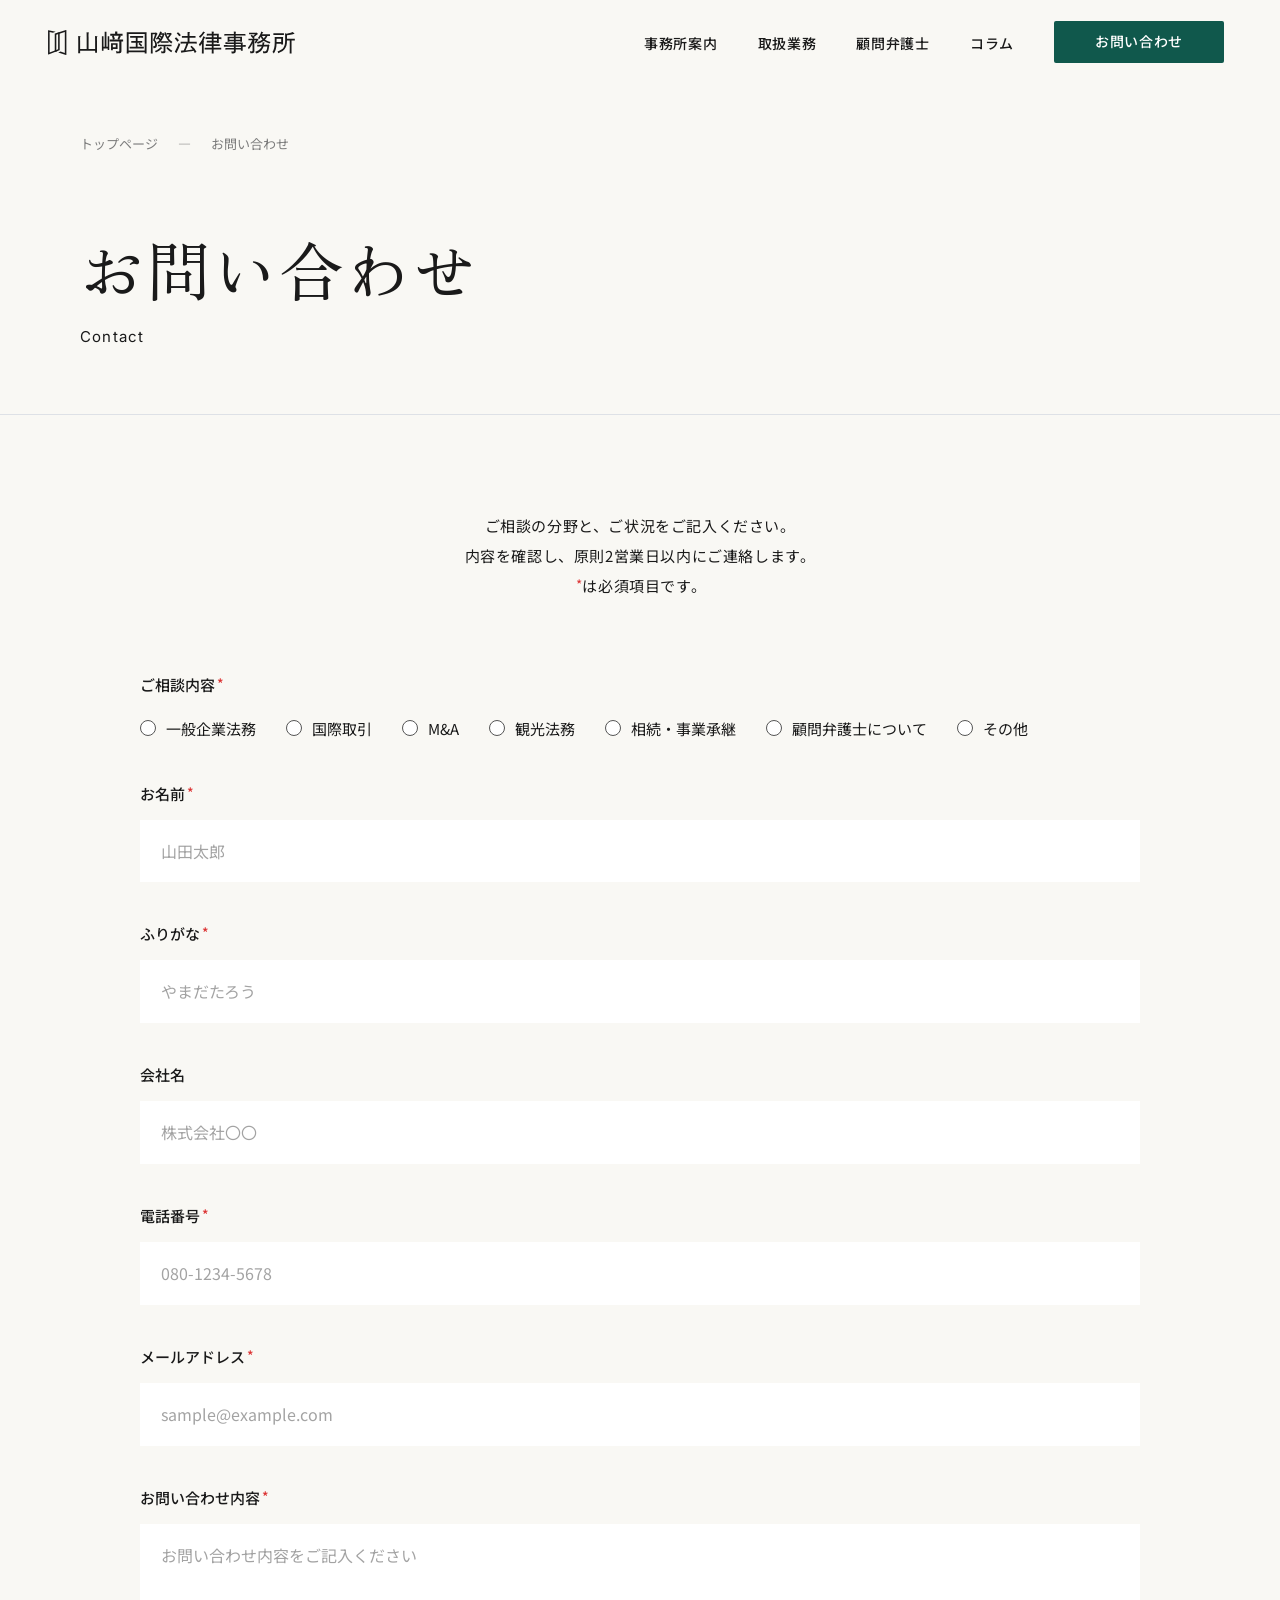
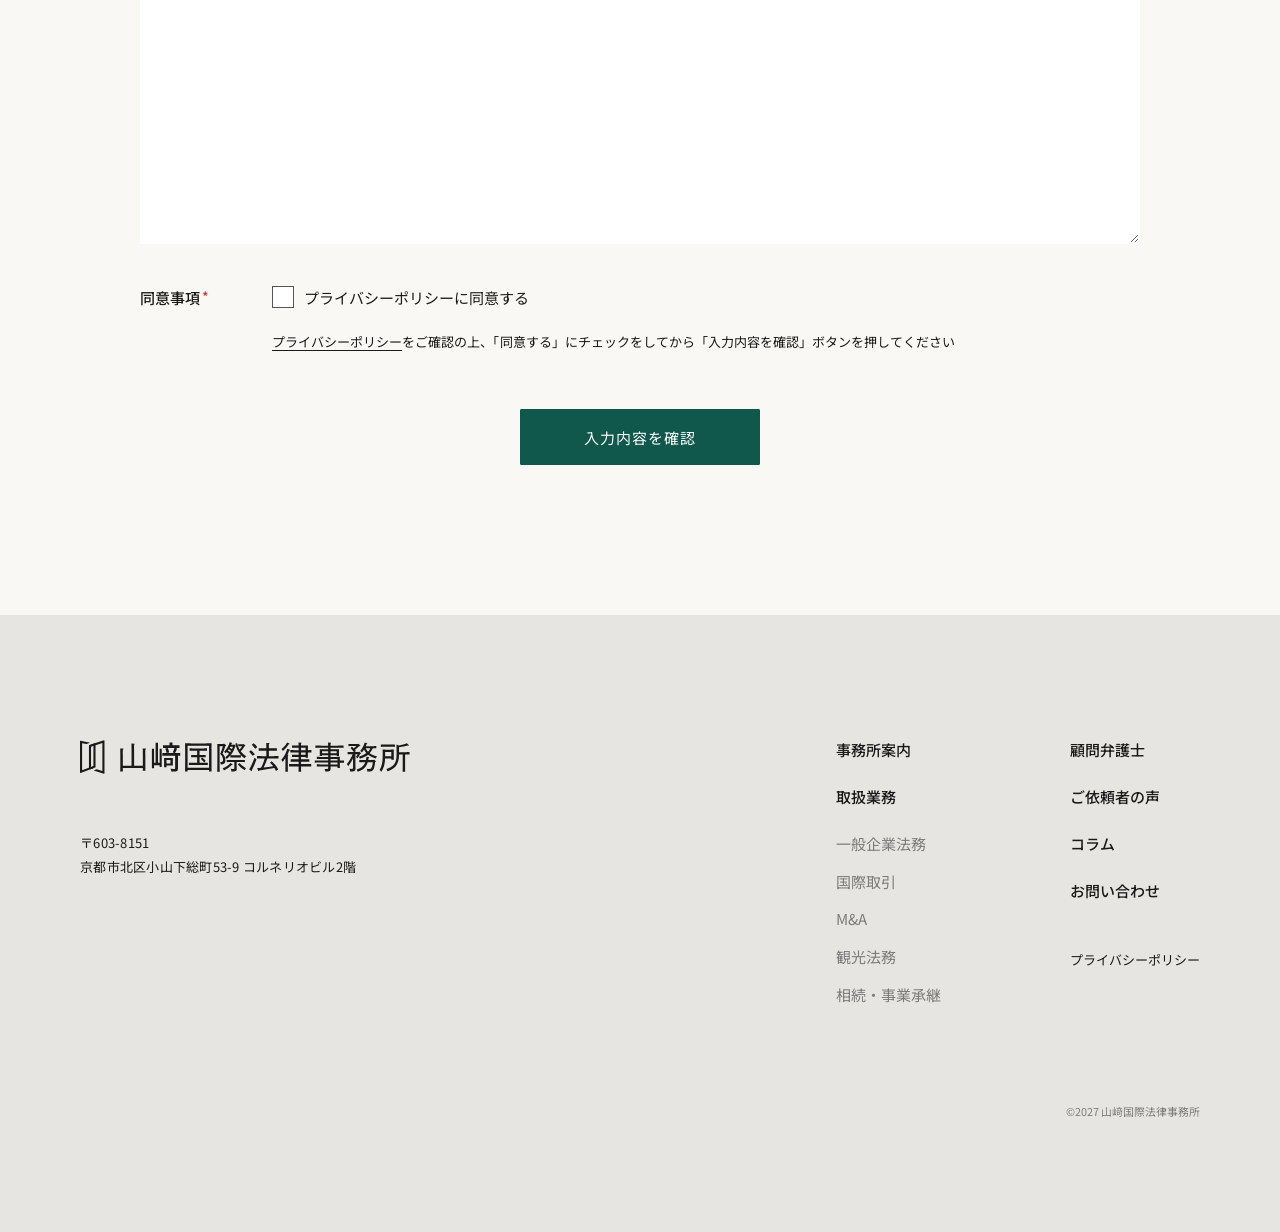
<file: contact.html>
<!DOCTYPE html>
<html lang="ja">
<head>
  <meta charset="UTF-8">
  <meta name="viewport" content="width=device-width, initial-scale=1">
  <meta name="robots" content="noindex, nofollow"><!-- テスト公開用：本番公開時に削除 -->
  <title>お問い合わせ｜山﨑国際法律事務所</title>
  <meta name="description" content="山﨑国際法律事務所へのお問い合わせフォームです。原則2営業日以内にご連絡します。">
  <link rel="preconnect" href="https://fonts.googleapis.com">
  <link rel="preconnect" href="https://fonts.gstatic.com" crossorigin>
  <link href="https://fonts.googleapis.com/css2?family=Inter:wght@400;500&family=Noto+Sans+JP:wght@400;500&family=Zen+Kaku+Gothic+New:wght@400;500&family=Zen+Old+Mincho:wght@400;500&display=swap" rel="stylesheet">
  <link rel="stylesheet" href="css/style.css">
</head>
<body class="page-contact">

  <!-- ===== Header ===== -->
  <header class="header is-scrolled" id="header" data-solid>
    <div class="header__inner">
      <a href="index.html" class="header__logo"><svg class="logo" viewBox="0 0 331 44" role="img" aria-label="山﨑国際法律事務所" xmlns="http://www.w3.org/2000/svg"><path d="M23.897 5.22656C24.1821 5.13275 24.476 5.34531 24.4761 5.64551V38.3545L24.4624 38.4629C24.4021 38.7032 24.1464 38.8554 23.897 38.7734L13.5796 35.375L16.6929 34.1895L22.3765 36.0615V7.93848L11.0464 11.6699V32.3301L13.5288 33.1475L10.4155 34.333L9.24951 33.9492C9.06888 33.8896 8.94686 33.7205 8.94678 33.5303V10.4697C8.94688 10.2795 9.06884 10.1104 9.24951 10.0508L23.897 5.22656Z" fill="currentColor"/><path d="M0.535156 5.6582L10.1934 7.75781L6.49219 9.10156L2.09961 8.14648V35.2432L13.4297 30.9326V10.6104L10.3408 9.93848L14.043 8.59473L15.1816 8.84277C15.3843 8.88683 15.5292 9.06607 15.5293 9.27344V32.0762C15.5293 32.2592 15.4161 32.4231 15.2451 32.4883L0.597656 38.0605L0.489258 38.0879C0.27285 38.1123 0.0677806 37.9707 0.0136719 37.7598L0 37.6484V6.08887C0.00031371 5.80785 0.260472 5.59853 0.535156 5.6582Z" fill="currentColor"/><path d="M42.8404 30.7238H51.5344V14.9738C51.5344 11.5403 51.5029 9.39826 51.4084 8.42175L54.2119 8.64225C54.5269 8.67376 54.7159 8.79976 54.7159 8.95726C54.7159 9.14625 54.5584 9.33525 54.1489 9.58725C54.1174 10.1858 54.1174 10.1858 54.1174 14.9738V30.7238H62.8429V19.9508C62.8429 16.5173 62.7799 14.3753 62.7169 13.3988L65.4574 13.6193C65.7724 13.6193 65.9614 13.7453 65.9614 13.9343C65.9614 14.1233 65.8039 14.2808 65.3944 14.5328C65.3629 15.1313 65.3629 15.1313 65.3629 19.9508V29.4008C65.3629 32.6768 65.3629 34.1888 65.4574 35.8268H62.8429V32.9918H42.8404V36.4568H40.2259C40.2889 35.0393 40.3204 32.8973 40.3204 29.9993V19.9508C40.3204 16.5173 40.2889 14.3753 40.1944 13.3988L42.9664 13.6193C43.2814 13.6193 43.4704 13.7453 43.4704 13.9343C43.4704 14.1233 43.2814 14.2808 42.8719 14.5328C42.8719 15.1313 42.8719 15.1313 42.8404 19.9508V30.7238ZM82.3414 18.0608H100.233V20.6753H82.3414V18.0608ZM95.1304 19.8563H97.9969V33.3698C97.9969 34.1468 97.8919 34.7453 97.6819 35.1653C97.4929 35.5853 97.1254 35.9108 96.5794 36.1418C96.0754 36.3728 95.4034 36.5093 94.5634 36.5513C93.7234 36.6143 92.7049 36.6458 91.5079 36.6458C91.4449 36.2468 91.3084 35.7848 91.0984 35.2598C90.8884 34.7348 90.6784 34.2728 90.4684 33.8738C91.3504 33.8948 92.1799 33.9158 92.9569 33.9368C93.7339 33.9368 94.2484 33.9368 94.5004 33.9368C94.7314 33.9158 94.8889 33.8738 94.9729 33.8108C95.0779 33.7268 95.1304 33.5693 95.1304 33.3383V19.8563ZM71.8834 13.7768H74.0569V33.1493H71.8834V13.7768ZM79.6324 13.7768H81.7114V31.9208H79.6324V13.7768ZM75.6004 7.79176H77.9944V28.9913H75.6004V7.79176ZM89.4919 7.41375H92.4844V11.6663H89.4919V7.41375ZM72.9544 27.6998H80.6719V30.1253H72.9544V27.6998ZM83.0344 10.3433H99.5089V12.8948H83.0344V10.3433ZM85.2709 13.4933L87.7279 12.9893C88.0639 13.7033 88.3684 14.4803 88.6414 15.3203C88.9144 16.1603 89.0824 16.8743 89.1454 17.4623L86.5939 18.0923C86.5309 17.4833 86.3734 16.7483 86.1214 15.8873C85.8694 15.0263 85.5859 14.2283 85.2709 13.4933ZM94.5004 12.8318L97.1779 13.4933C96.8419 14.3123 96.4744 15.1418 96.0754 15.9818C95.6974 16.8008 95.3404 17.5043 95.0044 18.0923L92.7049 17.4623C92.9149 17.0423 93.1354 16.5593 93.3664 16.0133C93.5974 15.4673 93.8074 14.9213 93.9964 14.3753C94.2064 13.8083 94.3744 13.2938 94.5004 12.8318ZM85.3654 22.8803H92.8309V30.5663H85.3654V28.4243H90.4054V25.0223H85.3654V22.8803ZM84.1054 22.8803H86.4994V32.3618H84.1054V22.8803ZM119.543 15.6983V20.0453H122.535C123.764 20.0453 124.331 20.0138 125.685 19.9823V22.3448C124.772 22.3133 123.449 22.2818 122.535 22.2818H119.543V27.6998H124.677C125.906 27.6998 126.473 27.6998 127.827 27.6368V30.0623C126.914 30.0308 125.591 29.9993 124.677 29.9993H111.983C110.754 29.9993 110.187 29.9993 108.864 30.0623V27.6368C109.746 27.6683 111.069 27.6998 111.983 27.6998H117.149V22.2818H114.251C113.022 22.2818 112.455 22.2818 111.101 22.3448V19.9823C112.014 20.0138 113.337 20.0453 114.251 20.0453H117.149V15.6983H112.739C111.51 15.6983 110.912 15.7298 109.589 15.7613V13.3673C110.471 13.3988 111.794 13.4303 112.739 13.4303H123.858C125.087 13.4303 125.685 13.4303 127.008 13.3673V15.7613C126.126 15.7298 124.772 15.6983 123.858 15.6983H119.543ZM120.771 23.9198L122.063 22.5023C123.606 23.6363 124.394 24.3293 125.685 25.7783L124.173 27.3848C123.039 25.9043 122.283 25.1483 120.771 23.9198ZM129.056 35.1023H107.604V36.6143H105.053C105.116 34.9763 105.116 34.9763 105.147 29.1803V15.3518C105.116 9.36675 105.116 9.36675 105.053 8.26425C106.722 8.32725 109.179 8.39025 111.321 8.39025H125.339C127.985 8.39025 129.497 8.35876 131.607 8.26425C131.576 9.36675 131.576 9.36675 131.544 15.3518V29.1803C131.576 34.9763 131.576 34.9763 131.639 36.6143H129.056V35.1023ZM129.056 32.8343V10.6898H107.604V32.8028L129.056 32.8343ZM163.58 8.89425L165.092 10.2803C165.281 10.4693 165.375 10.6268 165.375 10.7843C165.375 11.0363 165.186 11.1308 164.525 11.2883C163.485 13.1153 162.225 14.8478 160.745 16.3598C162.068 18.2183 163.611 19.6043 166.257 21.3368C165.533 21.9038 165.281 22.1873 164.619 23.3213C161.469 21.0848 159.611 19.0058 157.815 15.6983C156.744 13.7768 156.209 12.1703 155.295 8.54776L157.154 8.20125C157.941 10.9418 158.603 12.7058 159.579 14.4698C160.524 13.4618 161.343 12.3908 162.068 11.1938H160.808C159.737 11.1938 159.138 11.2253 158.288 11.2568V9.24076C158.981 9.27225 160.115 9.30375 160.808 9.30375H163.233L163.58 8.89425ZM143.451 8.98876L143.924 8.42175L145.845 10.0913C146.034 10.2488 146.129 10.4063 146.129 10.5323C146.129 10.7843 146.003 10.9103 145.278 11.2253C144.617 13.5248 144.113 14.8793 142.601 18.5648C144.68 20.8958 145.436 22.7228 145.436 25.3058C145.436 28.2353 144.018 29.5583 140.774 29.5583C140.648 28.3298 140.553 27.8888 140.175 26.9753C140.616 27.0068 140.837 27.0383 141.152 27.0383C142.538 27.0383 143.042 26.4398 143.042 24.8648C143.042 22.5968 142.16 20.7068 140.238 18.9428C141.215 16.6433 142.097 13.9658 142.884 11.1308H139.608V27.5108C139.608 32.1413 139.671 34.3148 139.766 36.7088H137.214C137.309 34.6298 137.372 31.4483 137.372 27.5108V11.6978C137.372 10.4063 137.34 9.77625 137.277 8.92575C137.97 8.95726 138.632 8.98876 139.545 8.98876H143.451ZM150.318 22.5023V20.6123C149.247 21.8093 148.05 22.9118 146.633 24.0143C146.255 23.1638 146.034 22.8488 145.31 22.1873C146.664 21.1793 147.987 20.1083 149.027 18.7853C148.302 18.1238 147.483 17.4938 146.664 16.9268C146.255 17.3993 145.877 17.7773 145.341 18.2813C144.774 17.3993 144.585 17.1788 144.113 16.7693C146.633 14.2808 148.586 10.9733 149.688 7.19326L151.736 7.85475C151.988 7.91775 152.177 8.07526 152.177 8.26425C152.177 8.48475 151.988 8.57925 151.515 8.67376C151.389 9.05175 151.232 9.39826 151.106 9.74475H153.689L154.004 9.30375L155.579 10.6583C155.768 10.8158 155.862 10.9733 155.862 11.1308C155.862 11.3513 155.673 11.5088 155.169 11.6033C154.319 14.5013 153.374 16.4858 151.925 18.5648C151.484 19.1633 151.043 19.7618 150.57 20.2973C151.326 20.3288 152.082 20.3603 152.838 20.3603H158.414C159.359 20.3603 159.831 20.3288 160.934 20.2973V22.5023C160.272 22.4708 159.264 22.4708 158.414 22.4708H152.838C151.799 22.4708 151.169 22.4708 150.318 22.5023ZM152.87 11.6663H150.255C150.098 12.0128 149.909 12.3278 149.72 12.6743C150.476 13.1153 151.232 13.6193 151.925 14.1233C152.303 13.3358 152.586 12.5168 152.87 11.6663ZM150.98 16.0133C150.287 15.3518 149.531 14.7218 148.743 14.1863C148.586 14.4383 148.397 14.6903 148.208 14.9423C148.05 15.1628 147.924 15.3203 147.798 15.5093C148.649 16.0133 149.468 16.5803 150.255 17.1788C150.507 16.8008 150.759 16.3913 150.98 16.0133ZM156.681 27.1013V29.9678C156.681 30.5348 156.713 32.2358 156.776 33.3383V33.7163C156.776 35.9843 155.642 36.5513 151.326 36.5513C151.263 35.4803 151.169 35.0078 150.728 33.8738C151.011 33.8738 151.011 33.8738 151.956 33.9368C152.177 33.9683 152.46 33.9683 152.775 33.9683C154.161 33.9683 154.319 33.8423 154.319 32.6768V27.1013H149.247C148.176 27.1013 147.578 27.1013 146.727 27.1328V24.9278C147.42 24.9593 148.554 24.9593 149.247 24.9593H162.383C163.328 24.9593 163.8 24.9593 164.903 24.9278V27.1328C164.21 27.1013 163.233 27.1013 162.383 27.1013H156.681ZM157.91 29.5268L159.39 28.1093C161.438 30.1568 163.391 31.6373 166.068 33.1493C165.344 33.8738 165.092 34.2203 164.588 35.1338C161.658 33.3383 159.8 31.7633 157.91 29.5268ZM150.381 28.0148L152.114 29.1173C152.366 29.3063 152.523 29.4953 152.523 29.6528C152.523 29.8733 152.303 29.9993 151.704 30.0623C149.184 32.5508 147.798 33.5273 143.955 35.4173C143.42 34.3463 143.231 34.0628 142.601 33.3698C146.444 31.7318 148.208 30.5348 150.381 28.0148ZM193.473 23.4788H187.425C186.323 26.5658 185.094 29.5898 183.645 32.5508C186.858 32.2043 190.04 31.7948 193.19 31.2908C192.339 30.1253 191.331 28.9913 190.008 27.6998L191.615 26.2823C194.733 28.8968 196.592 31.1648 198.198 34.4408L195.899 35.9528C195.395 34.8818 194.922 33.9683 194.418 33.1178C190.638 33.8738 185.882 34.5668 179.235 35.4488C178.983 35.8898 178.794 36.0473 178.605 36.0473C178.448 36.0473 178.227 35.8583 178.164 35.6693L177.188 33.0233C178.448 32.9603 179.739 32.8658 180.999 32.7713C181.913 31.0388 182.7 29.2433 183.393 27.3848C183.834 26.0933 184.275 24.8018 184.685 23.4788H181.976C179.928 23.4788 178.7 23.5103 176.967 23.5733V21.0848C178.29 21.1478 180.369 21.1793 181.976 21.1793H186.323V15.6353H182.48C180.968 15.6353 180.306 15.6668 178.731 15.7298V13.2728C179.645 13.3358 181.283 13.3673 182.48 13.3673H186.323C186.323 9.17775 186.323 9.02025 186.291 7.91775L188.937 8.10676C189.284 8.13825 189.504 8.26425 189.504 8.42175C189.504 8.61075 189.315 8.79976 188.906 9.05175V13.3673H193.158C194.702 13.3673 195.647 13.3358 196.907 13.2728V15.7298C195.962 15.6668 194.198 15.6353 193.158 15.6353H188.906V21.1793H193.473C195.489 21.1793 196.403 21.1793 198.513 21.0848V23.5733C197.159 23.5103 194.922 23.4788 193.473 23.4788ZM171.738 9.74475L173.565 8.23276C175.109 9.55576 175.928 10.4063 177.314 12.2018L175.203 13.8398C174.006 12.0758 173.25 11.1938 171.738 9.74475ZM169.124 16.7063L170.951 15.1628C172.683 16.6748 173.502 17.5253 174.857 19.1633L172.746 20.8643C171.36 18.9743 170.604 18.1238 169.124 16.7063ZM174.542 22.7543L176.526 24.2978C174.794 28.9283 174.258 30.2513 172.431 34.0313C172.211 34.5038 172.053 34.8503 171.801 35.4803V35.7638C171.801 35.9843 171.675 36.1418 171.518 36.1418C171.392 36.1418 171.329 36.1103 171.108 35.9213L169.218 34.2518C170.73 32.1098 172.715 27.7943 174.542 22.7543ZM221.036 22.0298V24.3608H224.91C226.643 24.3608 227.745 24.3608 229.32 24.2663V26.7233C228.155 26.6603 226.107 26.6288 224.91 26.6288H221.036V29.1173H226.832C228.564 29.1173 229.667 29.1173 231.242 29.0543V31.4798C230.076 31.4483 228.029 31.3853 226.832 31.3853H221.036C221.067 33.6218 221.099 35.1338 221.162 36.7088H218.516C218.579 35.3858 218.61 33.5903 218.642 31.3853H213.476C211.775 31.3853 210.956 31.4168 209.097 31.4798V29.0543C210.294 29.0858 212.09 29.1173 213.476 29.1173H218.642V26.6288H215.082C213.35 26.6288 212.562 26.6603 210.672 26.7233V24.2663C211.901 24.3293 213.696 24.3608 215.082 24.3608H218.642V22.0298H215.744C214.232 22.0298 213.539 22.0298 211.964 22.0928V19.6358C212.909 19.6988 214.515 19.7303 215.744 19.7303H218.642V17.4308H214.106C212.594 17.4308 211.901 17.4623 210.326 17.5253V15.0998C211.271 15.1313 212.909 15.1628 214.106 15.1628H218.642C218.642 14.3753 218.642 13.5563 218.61 12.7688H215.744C214.232 12.7688 213.539 12.8003 211.964 12.8633V10.4063C212.909 10.4693 214.515 10.5008 215.744 10.5008H218.61C218.579 8.95726 218.516 7.94925 218.453 7.44525L221.162 7.66576C221.445 7.69725 221.634 7.82326 221.634 8.01225C221.634 8.16975 221.477 8.32725 221.067 8.61075C221.036 9.17775 221.036 9.46125 221.036 10.5008H224.312C227.084 10.4693 227.084 10.4693 227.997 10.4378C227.966 11.0048 227.966 11.0048 227.934 13.2098V15.1628C229.352 15.1628 230.234 15.1313 231.431 15.0998V17.5253C230.58 17.4623 229.005 17.4308 227.934 17.4308V19.7618C227.934 20.8013 227.966 21.5888 227.997 22.8488H225.572V22.0298H221.036ZM221.036 19.7303H225.572V17.4308H221.036V19.7303ZM221.036 15.1628H225.572V12.7688H221.036V15.1628ZM207.459 19.7303L207.932 19.7618C208.247 19.7933 208.436 19.8878 208.436 20.0768C208.436 20.2658 208.278 20.4233 207.837 20.6753V30.2513C207.837 33.4958 207.837 35.0393 207.932 36.7088H205.349C205.412 35.2913 205.443 33.1493 205.443 30.2513V23.3213C204.593 24.6128 203.711 25.8098 202.671 26.9753C202.199 25.9358 201.947 25.5263 201.317 24.7388C204.498 20.9588 205.664 18.7853 207.302 13.6823L209.475 14.5958C209.822 14.7533 210.042 14.9738 210.042 15.1628C210.042 15.4148 209.853 15.5093 209.223 15.6038C208.688 16.9898 208.121 18.3758 207.459 19.7303ZM207.081 7.44525L208.908 8.35876C209.318 8.57925 209.507 8.73675 209.507 8.92575C209.507 9.17775 209.318 9.27225 208.656 9.36675C207.239 11.9183 205.443 13.9658 202.892 15.9188C202.167 14.7533 202.01 14.5958 201.474 14.0603C204.215 11.8553 205.538 10.2803 207.081 7.44525ZM250.551 20.2658V21.9353H256.221C258.993 21.9038 258.993 21.9038 259.907 21.8723C259.875 22.4393 259.875 22.4393 259.844 24.6443V25.6208C261.261 25.5893 262.458 25.5578 263.97 25.4948V27.7313C262.962 27.6998 261.356 27.6368 259.844 27.6368V29.8733C259.844 30.9128 259.875 31.7318 259.938 32.9918H257.481V31.4798H250.614C250.646 32.2358 250.646 32.9918 250.646 33.4013C250.646 35.1023 250.173 35.8268 248.819 36.2678C248.157 36.4883 247.37 36.5513 245.228 36.5828C245.133 35.3228 245.039 34.8818 244.598 33.9053C245.606 33.9998 246.11 33.9998 246.866 33.9998C248.031 33.9998 248.157 33.8738 248.157 32.7083V31.4798H240.597C239.085 31.4798 238.392 31.5113 236.817 31.5743V29.3693C237.762 29.4008 239.369 29.4323 240.597 29.4323H248.157V27.6053H241.038C238.55 27.6053 237.416 27.6053 234.77 27.6998V25.4948C236.534 25.5578 239.18 25.6208 241.038 25.6208H248.157V23.9513H240.597C239.085 23.9513 238.392 23.9828 236.817 24.0458V21.8408C237.762 21.9038 239.369 21.9353 240.597 21.9353H248.157V20.2658H242.109V21.1163H239.684C239.747 20.3918 239.778 19.6988 239.778 17.8403V16.7378C239.778 15.6038 239.747 15.0683 239.684 14.2493C240.408 14.2808 241.038 14.3123 241.952 14.3123H248.157L248.126 12.8318H241.7C239.211 12.8318 238.077 12.8633 235.431 12.9578V10.5638C237.195 10.6583 239.841 10.6898 241.7 10.6898H248.126C248.094 9.02025 248.031 7.94925 247.968 7.44525L250.709 7.66576C250.992 7.69725 251.15 7.82326 251.15 8.01225C251.15 8.16975 250.992 8.32725 250.583 8.61075C250.551 9.20925 250.551 9.46125 250.551 10.6898H257.261C259.749 10.6898 261.324 10.6583 263.529 10.5638V12.9578C261.954 12.8948 259.119 12.8318 257.261 12.8318H250.551V14.3123H256.788C257.796 14.3123 258.237 14.2808 259.056 14.2493C258.993 14.8163 258.962 16.0133 258.962 16.9898V17.6828C258.993 19.4783 258.993 20.2658 259.056 20.9588H256.631V20.2658H250.551ZM250.551 18.3128H256.631V16.2338H250.551V18.3128ZM248.157 18.3128V16.2338H242.109V18.3128H248.157ZM250.583 29.4323H257.481V27.6053H250.551L250.583 29.4323ZM250.551 25.6208H257.481V23.9513H250.551V25.6208ZM292.761 27.2273H287.784C287.217 29.0543 286.43 30.5033 285.327 31.8893C283.532 34.1258 281.421 35.4488 277.673 36.7088C277.295 35.7008 277.137 35.3228 276.633 34.5353C280.665 33.1493 282.335 32.0468 283.91 29.8418C284.508 28.9913 284.981 28.1723 285.327 27.2273H282.429C281.201 27.2273 280.602 27.2273 279.279 27.2903V25.0223C280.161 25.0538 281.484 25.0853 282.429 25.0853H285.957C286.146 24.1088 286.304 22.9748 286.43 21.6518L288.698 22.0928C289.044 22.1558 289.202 22.2818 289.202 22.4708C289.202 22.6913 289.044 22.8173 288.603 22.9748C288.509 23.7308 288.414 24.4238 288.288 25.0853H293.486L293.99 24.4868L295.628 25.9988C295.817 26.1878 295.88 26.2823 295.88 26.4398C295.88 26.6288 295.754 26.7548 295.344 26.9123L295.124 26.9753C294.777 30.8183 294.21 33.2123 293.297 34.7243C292.478 36.1103 291.155 36.4883 287.375 36.4883H287.249C287.186 35.4488 287.123 35.0078 286.839 33.8108C287.847 33.9368 288.446 33.9683 289.013 33.9683C290.304 33.9683 291.029 33.6848 291.375 33.0863C292.068 31.8578 292.509 30.0938 292.698 27.9518L292.761 27.2273ZM293.801 13.2728H292.887C292.005 15.0368 290.997 16.7378 289.643 18.2183C289.895 18.4073 290.147 18.5648 290.399 18.7223C291.942 19.7303 293.486 20.3288 297.045 21.3998C296.415 22.2818 296.226 22.6283 295.848 23.5103C292.856 22.6283 291.407 21.9983 289.643 20.8328C289.076 20.4863 288.572 20.1083 288.099 19.6988C287.501 20.2028 286.871 20.6753 286.178 21.1163C284.54 22.1558 283.154 22.7543 279.878 23.8253C279.563 22.8488 279.405 22.5023 278.933 21.7778C282.461 20.6438 284.351 19.7303 286.398 18.1238C285.831 17.5253 285.359 16.8638 284.949 16.2023C284.666 15.7298 284.382 15.1943 284.036 14.4383C283.374 15.5723 282.713 16.5173 281.894 17.5568C280.917 16.5488 280.823 16.4543 280.224 16.0133C282.461 13.1783 283.5 11.1623 284.76 7.44525L286.839 8.20125C287.249 8.35876 287.343 8.45325 287.343 8.64225C287.343 8.83125 287.217 8.92575 286.713 9.08326C286.367 9.83926 286.052 10.5323 285.737 11.1623H293.801C294.746 11.1623 295.218 11.1623 296.321 11.0993V13.3358C295.659 13.3043 294.651 13.2728 293.801 13.2728ZM290.336 13.2728H285.642C286.304 14.5328 287.028 15.7298 287.973 16.7693C288.477 16.2653 288.887 15.7298 289.296 15.1628C289.674 14.5643 290.021 13.9028 290.336 13.2728ZM276.318 11.0678H270.932C269.892 11.0678 269.294 11.0993 268.443 11.1308V9.05175L270.932 9.08326H278.082L278.429 8.64225L280.098 10.2173C280.287 10.4378 280.35 10.5008 280.35 10.6583C280.35 10.9103 280.193 11.0048 279.752 11.0993L279.153 11.1938C278.429 11.9183 277.704 12.6428 276.885 13.2728C276.255 13.7768 275.625 14.2493 274.964 14.6903C275.342 15.1313 275.657 15.5723 276.003 16.0133L274.523 17.0843H278.775L279.185 16.5803L280.854 18.1868C281.043 18.4073 281.106 18.4703 281.106 18.5963C281.106 18.8483 280.917 18.9743 280.445 19.0688L280.161 19.1003C278.744 21.6518 278.303 22.3133 277.484 23.3528C276.728 22.5338 276.507 22.3133 275.877 21.9038C276.539 21.0218 277.106 20.1083 277.641 19.1318H275.436V27.1643C275.436 28.7708 275.468 30.2828 275.499 31.6373C275.531 32.3933 275.531 33.1808 275.531 33.4958C275.531 35.9528 274.617 36.4883 270.113 36.5513C270.05 35.3543 269.924 34.9133 269.514 33.8738C270.522 33.9368 271.058 33.9683 271.751 33.9683C272.885 33.9683 273.074 33.8108 273.074 32.8028L273.042 23.1953C271.593 26.5028 270.302 28.5503 268.097 31.1963C267.813 30.4403 267.656 30.1883 266.837 29.0858C269.136 26.3453 271.152 22.8803 272.633 19.1318H270.113C269.042 19.1318 268.443 19.1318 267.593 19.1633V17.0213C268.286 17.0528 269.42 17.0843 270.113 17.0843H273.924C272.916 15.6038 271.751 14.3123 270.459 13.1153L271.908 11.7923C272.538 12.2963 273.137 12.8003 273.704 13.3673C274.617 12.6743 275.499 11.8868 276.318 11.0678ZM311.283 23.5733H305.109C304.983 29.0228 303.818 33.0863 301.424 36.7718C300.668 35.7638 300.353 35.4803 299.628 34.8818C301.707 31.6688 302.652 27.6368 302.652 22.0928L302.684 17.3678C302.684 16.0133 302.652 15.4148 302.589 14.5958C303.692 14.6273 304.637 14.6273 306.054 14.6273H310.401C311.913 14.6273 312.638 14.6273 313.866 14.5958C313.803 15.1628 313.772 16.3598 313.772 17.3678V21.7463C313.772 23.1953 313.803 23.9513 313.866 24.8018H311.283V23.5733ZM311.283 21.3683V16.8953H305.109L305.141 21.3683H311.283ZM316.481 9.61875L318.812 10.4378C322.182 9.80776 324.167 9.24076 326.844 8.13825L328.766 9.93375C328.923 10.0913 329.018 10.2173 329.018 10.3433C329.018 10.5323 328.829 10.6268 328.545 10.6268C328.419 10.6268 328.262 10.6268 327.947 10.5953C324.639 11.5088 323.033 11.7923 319.032 12.2963V17.1788H326.372C327.6 17.1788 328.199 17.1473 329.522 17.1158V19.5098C328.64 19.4783 327.285 19.4468 326.372 19.4468H325.112V30.1883C325.112 33.4958 325.143 35.0078 325.206 36.6458H322.623C322.686 35.2283 322.718 33.0863 322.718 30.1883V19.4468H319.032V19.8563C319.032 25.1168 318.056 28.4243 315.693 31.1963C313.992 33.2123 312.228 34.3148 307.472 36.3623C306.842 34.8503 306.779 34.7243 306.338 34.0628C311.283 32.0783 312.984 30.9443 314.496 28.6763C316.008 26.4398 316.575 23.8568 316.575 19.1318C316.575 16.2338 316.544 12.6113 316.481 9.61875ZM314.937 9.52426V11.9183C314.276 11.8868 313.268 11.8553 312.449 11.8553H303.377C302.337 11.8553 301.707 11.8868 300.857 11.9183V9.52426C301.55 9.55576 302.684 9.58725 303.377 9.58725H312.449C313.394 9.58725 313.835 9.55576 314.937 9.52426Z" fill="currentColor"/></svg></a>
      <nav class="gnav" id="gnav" aria-label="メインメニュー">
        <ul class="gnav__list">
          <li><a href="index.html#about">事務所案内</a></li>
          <li><a href="service.html">取扱業務</a></li>
          <li><a href="index.html#advisor">顧問弁護士</a></li>
          <li><a href="index.html#column">コラム</a></li>
          <li class="gnav__contact"><a href="contact.html">お問い合わせ</a></li>
        </ul>
      </nav>
      <button class="hamburger" id="hamburger" aria-label="メニューを開く" aria-expanded="false" aria-controls="gnav">
        <span></span><span></span>
      </button>
    </div>
  </header>

  <main class="page">
    <div class="page-head">
      <nav class="breadcrumb" aria-label="パンくずリスト">
        <ol>
          <li><a href="index.html">トップページ</a></li>
          <li aria-current="page">お問い合わせ</li>
        </ol>
      </nav>
      <h1 class="page-head__title">お問い合わせ</h1>
      <p class="page-head__en">Contact</p>
    </div>

    <section class="form-sec">
      <!-- 入力画面 -->
      <div class="form-step" id="stepInput">
        <p class="form-lead">ご相談の分野と、ご状況をご記入ください。<br>内容を確認し、原則2営業日以内にご連絡します。<br><span class="req">*</span>は必須項目です。</p>

        <!-- ※送信先（メール送信の仕組み）は未接続です。本番ではフォームサービス等と接続します -->
        <form class="form" id="contactForm" novalidate>
          <fieldset class="field">
            <legend class="field__label">ご相談内容<span class="req">*</span></legend>
            <div class="radios">
              <label class="radio"><input type="radio" name="category" value="一般企業法務" required><span>一般企業法務</span></label>
              <label class="radio"><input type="radio" name="category" value="国際取引" required><span>国際取引</span></label>
              <label class="radio"><input type="radio" name="category" value="M&amp;A" required><span>M&amp;A</span></label>
              <label class="radio"><input type="radio" name="category" value="観光法務" required><span>観光法務</span></label>
              <label class="radio"><input type="radio" name="category" value="相続・事業承継" required><span>相続・事業承継</span></label>
              <label class="radio"><input type="radio" name="category" value="顧問弁護士について" required><span>顧問弁護士について</span></label>
              <label class="radio"><input type="radio" name="category" value="その他" required><span>その他</span></label>
            </div>
            <p class="field__error">ご相談内容を選択してください</p>
          </fieldset>

          <div class="field">
            <label class="field__label" for="f-name">お名前<span class="req">*</span></label>
            <input class="input" id="f-name" name="name" type="text" placeholder="山田太郎" autocomplete="name" required>
            <p class="field__error">お名前を入力してください</p>
          </div>
          <div class="field">
            <label class="field__label" for="f-kana">ふりがな<span class="req">*</span></label>
            <input class="input" id="f-kana" name="kana" type="text" placeholder="やまだたろう" required>
            <p class="field__error">ふりがなを入力してください</p>
          </div>
          <div class="field">
            <label class="field__label" for="f-company">会社名</label>
            <input class="input" id="f-company" name="company" type="text" placeholder="株式会社〇〇" autocomplete="organization">
          </div>
          <div class="field">
            <label class="field__label" for="f-tel">電話番号<span class="req">*</span></label>
            <input class="input" id="f-tel" name="tel" type="tel" placeholder="080-1234-5678" autocomplete="tel" inputmode="tel" required pattern="[0-9０-９\-－ー]{10,14}">
            <p class="field__error">電話番号を正しく入力してください</p>
          </div>
          <div class="field">
            <label class="field__label" for="f-email">メールアドレス<span class="req">*</span></label>
            <input class="input" id="f-email" name="email" type="email" placeholder="sample@example.com" autocomplete="email" required>
            <p class="field__error">メールアドレスを正しく入力してください</p>
          </div>
          <div class="field">
            <label class="field__label" for="f-message">お問い合わせ内容<span class="req">*</span></label>
            <textarea class="input input--area" id="f-message" name="message" placeholder="お問い合わせ内容をご記入ください" required></textarea>
            <p class="field__error">お問い合わせ内容を入力してください</p>
          </div>

          <div class="field field--agree">
            <p class="field__label">同意事項<span class="req">*</span></p>
            <div>
              <label class="check"><input type="checkbox" name="agree" id="f-agree" required><span>プライバシーポリシーに同意する</span></label>
              <p class="agree-note"><a href="#">プライバシーポリシー</a>をご確認の上、「同意する」にチェックをしてから「入力内容を確認」ボタンを押してください</p>
              <p class="field__error">プライバシーポリシーへの同意が必要です</p>
            </div>
          </div>

          <div class="form-btns">
            <button type="submit" class="btn-submit">入力内容を確認</button>
          </div>
        </form>
      </div>

      <!-- 確認画面 -->
      <div class="form-step" id="stepConfirm" hidden>
        <p class="form-lead">以下の内容でよろしければ、「送信する」ボタンを押してください。</p>
        <dl class="confirm" id="confirmList"></dl>
        <div class="form-btns form-btns--2">
          <button type="button" class="btn-back" id="btnBack">修正する</button>
          <button type="button" class="btn-submit" id="btnSend">送信する</button>
        </div>
      </div>

      <!-- 完了画面 -->
      <div class="form-step" id="stepDone" hidden>
        <p class="done__title">お問い合わせありがとうございます。</p>
        <p class="form-lead">内容を確認し、原則2営業日以内にご連絡します。<br>※こちらは確認用ページのため、実際には送信されていません。</p>
        <div class="form-btns"><a href="index.html" class="btn-back">トップページへ戻る</a></div>
      </div>
    </section>
  </main>

  <!-- ===== Footer ===== -->
  <footer class="footer">
    <div class="container footer__inner">
      <div class="footer__info">
        <a href="index.html" class="footer__logo"><svg class="logo" viewBox="0 0 331 44" role="img" aria-label="山﨑国際法律事務所" xmlns="http://www.w3.org/2000/svg"><path d="M23.897 5.22656C24.1821 5.13275 24.476 5.34531 24.4761 5.64551V38.3545L24.4624 38.4629C24.4021 38.7032 24.1464 38.8554 23.897 38.7734L13.5796 35.375L16.6929 34.1895L22.3765 36.0615V7.93848L11.0464 11.6699V32.3301L13.5288 33.1475L10.4155 34.333L9.24951 33.9492C9.06888 33.8896 8.94686 33.7205 8.94678 33.5303V10.4697C8.94688 10.2795 9.06884 10.1104 9.24951 10.0508L23.897 5.22656Z" fill="currentColor"/><path d="M0.535156 5.6582L10.1934 7.75781L6.49219 9.10156L2.09961 8.14648V35.2432L13.4297 30.9326V10.6104L10.3408 9.93848L14.043 8.59473L15.1816 8.84277C15.3843 8.88683 15.5292 9.06607 15.5293 9.27344V32.0762C15.5293 32.2592 15.4161 32.4231 15.2451 32.4883L0.597656 38.0605L0.489258 38.0879C0.27285 38.1123 0.0677806 37.9707 0.0136719 37.7598L0 37.6484V6.08887C0.00031371 5.80785 0.260472 5.59853 0.535156 5.6582Z" fill="currentColor"/><path d="M42.8404 30.7238H51.5344V14.9738C51.5344 11.5403 51.5029 9.39826 51.4084 8.42175L54.2119 8.64225C54.5269 8.67376 54.7159 8.79976 54.7159 8.95726C54.7159 9.14625 54.5584 9.33525 54.1489 9.58725C54.1174 10.1858 54.1174 10.1858 54.1174 14.9738V30.7238H62.8429V19.9508C62.8429 16.5173 62.7799 14.3753 62.7169 13.3988L65.4574 13.6193C65.7724 13.6193 65.9614 13.7453 65.9614 13.9343C65.9614 14.1233 65.8039 14.2808 65.3944 14.5328C65.3629 15.1313 65.3629 15.1313 65.3629 19.9508V29.4008C65.3629 32.6768 65.3629 34.1888 65.4574 35.8268H62.8429V32.9918H42.8404V36.4568H40.2259C40.2889 35.0393 40.3204 32.8973 40.3204 29.9993V19.9508C40.3204 16.5173 40.2889 14.3753 40.1944 13.3988L42.9664 13.6193C43.2814 13.6193 43.4704 13.7453 43.4704 13.9343C43.4704 14.1233 43.2814 14.2808 42.8719 14.5328C42.8719 15.1313 42.8719 15.1313 42.8404 19.9508V30.7238ZM82.3414 18.0608H100.233V20.6753H82.3414V18.0608ZM95.1304 19.8563H97.9969V33.3698C97.9969 34.1468 97.8919 34.7453 97.6819 35.1653C97.4929 35.5853 97.1254 35.9108 96.5794 36.1418C96.0754 36.3728 95.4034 36.5093 94.5634 36.5513C93.7234 36.6143 92.7049 36.6458 91.5079 36.6458C91.4449 36.2468 91.3084 35.7848 91.0984 35.2598C90.8884 34.7348 90.6784 34.2728 90.4684 33.8738C91.3504 33.8948 92.1799 33.9158 92.9569 33.9368C93.7339 33.9368 94.2484 33.9368 94.5004 33.9368C94.7314 33.9158 94.8889 33.8738 94.9729 33.8108C95.0779 33.7268 95.1304 33.5693 95.1304 33.3383V19.8563ZM71.8834 13.7768H74.0569V33.1493H71.8834V13.7768ZM79.6324 13.7768H81.7114V31.9208H79.6324V13.7768ZM75.6004 7.79176H77.9944V28.9913H75.6004V7.79176ZM89.4919 7.41375H92.4844V11.6663H89.4919V7.41375ZM72.9544 27.6998H80.6719V30.1253H72.9544V27.6998ZM83.0344 10.3433H99.5089V12.8948H83.0344V10.3433ZM85.2709 13.4933L87.7279 12.9893C88.0639 13.7033 88.3684 14.4803 88.6414 15.3203C88.9144 16.1603 89.0824 16.8743 89.1454 17.4623L86.5939 18.0923C86.5309 17.4833 86.3734 16.7483 86.1214 15.8873C85.8694 15.0263 85.5859 14.2283 85.2709 13.4933ZM94.5004 12.8318L97.1779 13.4933C96.8419 14.3123 96.4744 15.1418 96.0754 15.9818C95.6974 16.8008 95.3404 17.5043 95.0044 18.0923L92.7049 17.4623C92.9149 17.0423 93.1354 16.5593 93.3664 16.0133C93.5974 15.4673 93.8074 14.9213 93.9964 14.3753C94.2064 13.8083 94.3744 13.2938 94.5004 12.8318ZM85.3654 22.8803H92.8309V30.5663H85.3654V28.4243H90.4054V25.0223H85.3654V22.8803ZM84.1054 22.8803H86.4994V32.3618H84.1054V22.8803ZM119.543 15.6983V20.0453H122.535C123.764 20.0453 124.331 20.0138 125.685 19.9823V22.3448C124.772 22.3133 123.449 22.2818 122.535 22.2818H119.543V27.6998H124.677C125.906 27.6998 126.473 27.6998 127.827 27.6368V30.0623C126.914 30.0308 125.591 29.9993 124.677 29.9993H111.983C110.754 29.9993 110.187 29.9993 108.864 30.0623V27.6368C109.746 27.6683 111.069 27.6998 111.983 27.6998H117.149V22.2818H114.251C113.022 22.2818 112.455 22.2818 111.101 22.3448V19.9823C112.014 20.0138 113.337 20.0453 114.251 20.0453H117.149V15.6983H112.739C111.51 15.6983 110.912 15.7298 109.589 15.7613V13.3673C110.471 13.3988 111.794 13.4303 112.739 13.4303H123.858C125.087 13.4303 125.685 13.4303 127.008 13.3673V15.7613C126.126 15.7298 124.772 15.6983 123.858 15.6983H119.543ZM120.771 23.9198L122.063 22.5023C123.606 23.6363 124.394 24.3293 125.685 25.7783L124.173 27.3848C123.039 25.9043 122.283 25.1483 120.771 23.9198ZM129.056 35.1023H107.604V36.6143H105.053C105.116 34.9763 105.116 34.9763 105.147 29.1803V15.3518C105.116 9.36675 105.116 9.36675 105.053 8.26425C106.722 8.32725 109.179 8.39025 111.321 8.39025H125.339C127.985 8.39025 129.497 8.35876 131.607 8.26425C131.576 9.36675 131.576 9.36675 131.544 15.3518V29.1803C131.576 34.9763 131.576 34.9763 131.639 36.6143H129.056V35.1023ZM129.056 32.8343V10.6898H107.604V32.8028L129.056 32.8343ZM163.58 8.89425L165.092 10.2803C165.281 10.4693 165.375 10.6268 165.375 10.7843C165.375 11.0363 165.186 11.1308 164.525 11.2883C163.485 13.1153 162.225 14.8478 160.745 16.3598C162.068 18.2183 163.611 19.6043 166.257 21.3368C165.533 21.9038 165.281 22.1873 164.619 23.3213C161.469 21.0848 159.611 19.0058 157.815 15.6983C156.744 13.7768 156.209 12.1703 155.295 8.54776L157.154 8.20125C157.941 10.9418 158.603 12.7058 159.579 14.4698C160.524 13.4618 161.343 12.3908 162.068 11.1938H160.808C159.737 11.1938 159.138 11.2253 158.288 11.2568V9.24076C158.981 9.27225 160.115 9.30375 160.808 9.30375H163.233L163.58 8.89425ZM143.451 8.98876L143.924 8.42175L145.845 10.0913C146.034 10.2488 146.129 10.4063 146.129 10.5323C146.129 10.7843 146.003 10.9103 145.278 11.2253C144.617 13.5248 144.113 14.8793 142.601 18.5648C144.68 20.8958 145.436 22.7228 145.436 25.3058C145.436 28.2353 144.018 29.5583 140.774 29.5583C140.648 28.3298 140.553 27.8888 140.175 26.9753C140.616 27.0068 140.837 27.0383 141.152 27.0383C142.538 27.0383 143.042 26.4398 143.042 24.8648C143.042 22.5968 142.16 20.7068 140.238 18.9428C141.215 16.6433 142.097 13.9658 142.884 11.1308H139.608V27.5108C139.608 32.1413 139.671 34.3148 139.766 36.7088H137.214C137.309 34.6298 137.372 31.4483 137.372 27.5108V11.6978C137.372 10.4063 137.34 9.77625 137.277 8.92575C137.97 8.95726 138.632 8.98876 139.545 8.98876H143.451ZM150.318 22.5023V20.6123C149.247 21.8093 148.05 22.9118 146.633 24.0143C146.255 23.1638 146.034 22.8488 145.31 22.1873C146.664 21.1793 147.987 20.1083 149.027 18.7853C148.302 18.1238 147.483 17.4938 146.664 16.9268C146.255 17.3993 145.877 17.7773 145.341 18.2813C144.774 17.3993 144.585 17.1788 144.113 16.7693C146.633 14.2808 148.586 10.9733 149.688 7.19326L151.736 7.85475C151.988 7.91775 152.177 8.07526 152.177 8.26425C152.177 8.48475 151.988 8.57925 151.515 8.67376C151.389 9.05175 151.232 9.39826 151.106 9.74475H153.689L154.004 9.30375L155.579 10.6583C155.768 10.8158 155.862 10.9733 155.862 11.1308C155.862 11.3513 155.673 11.5088 155.169 11.6033C154.319 14.5013 153.374 16.4858 151.925 18.5648C151.484 19.1633 151.043 19.7618 150.57 20.2973C151.326 20.3288 152.082 20.3603 152.838 20.3603H158.414C159.359 20.3603 159.831 20.3288 160.934 20.2973V22.5023C160.272 22.4708 159.264 22.4708 158.414 22.4708H152.838C151.799 22.4708 151.169 22.4708 150.318 22.5023ZM152.87 11.6663H150.255C150.098 12.0128 149.909 12.3278 149.72 12.6743C150.476 13.1153 151.232 13.6193 151.925 14.1233C152.303 13.3358 152.586 12.5168 152.87 11.6663ZM150.98 16.0133C150.287 15.3518 149.531 14.7218 148.743 14.1863C148.586 14.4383 148.397 14.6903 148.208 14.9423C148.05 15.1628 147.924 15.3203 147.798 15.5093C148.649 16.0133 149.468 16.5803 150.255 17.1788C150.507 16.8008 150.759 16.3913 150.98 16.0133ZM156.681 27.1013V29.9678C156.681 30.5348 156.713 32.2358 156.776 33.3383V33.7163C156.776 35.9843 155.642 36.5513 151.326 36.5513C151.263 35.4803 151.169 35.0078 150.728 33.8738C151.011 33.8738 151.011 33.8738 151.956 33.9368C152.177 33.9683 152.46 33.9683 152.775 33.9683C154.161 33.9683 154.319 33.8423 154.319 32.6768V27.1013H149.247C148.176 27.1013 147.578 27.1013 146.727 27.1328V24.9278C147.42 24.9593 148.554 24.9593 149.247 24.9593H162.383C163.328 24.9593 163.8 24.9593 164.903 24.9278V27.1328C164.21 27.1013 163.233 27.1013 162.383 27.1013H156.681ZM157.91 29.5268L159.39 28.1093C161.438 30.1568 163.391 31.6373 166.068 33.1493C165.344 33.8738 165.092 34.2203 164.588 35.1338C161.658 33.3383 159.8 31.7633 157.91 29.5268ZM150.381 28.0148L152.114 29.1173C152.366 29.3063 152.523 29.4953 152.523 29.6528C152.523 29.8733 152.303 29.9993 151.704 30.0623C149.184 32.5508 147.798 33.5273 143.955 35.4173C143.42 34.3463 143.231 34.0628 142.601 33.3698C146.444 31.7318 148.208 30.5348 150.381 28.0148ZM193.473 23.4788H187.425C186.323 26.5658 185.094 29.5898 183.645 32.5508C186.858 32.2043 190.04 31.7948 193.19 31.2908C192.339 30.1253 191.331 28.9913 190.008 27.6998L191.615 26.2823C194.733 28.8968 196.592 31.1648 198.198 34.4408L195.899 35.9528C195.395 34.8818 194.922 33.9683 194.418 33.1178C190.638 33.8738 185.882 34.5668 179.235 35.4488C178.983 35.8898 178.794 36.0473 178.605 36.0473C178.448 36.0473 178.227 35.8583 178.164 35.6693L177.188 33.0233C178.448 32.9603 179.739 32.8658 180.999 32.7713C181.913 31.0388 182.7 29.2433 183.393 27.3848C183.834 26.0933 184.275 24.8018 184.685 23.4788H181.976C179.928 23.4788 178.7 23.5103 176.967 23.5733V21.0848C178.29 21.1478 180.369 21.1793 181.976 21.1793H186.323V15.6353H182.48C180.968 15.6353 180.306 15.6668 178.731 15.7298V13.2728C179.645 13.3358 181.283 13.3673 182.48 13.3673H186.323C186.323 9.17775 186.323 9.02025 186.291 7.91775L188.937 8.10676C189.284 8.13825 189.504 8.26425 189.504 8.42175C189.504 8.61075 189.315 8.79976 188.906 9.05175V13.3673H193.158C194.702 13.3673 195.647 13.3358 196.907 13.2728V15.7298C195.962 15.6668 194.198 15.6353 193.158 15.6353H188.906V21.1793H193.473C195.489 21.1793 196.403 21.1793 198.513 21.0848V23.5733C197.159 23.5103 194.922 23.4788 193.473 23.4788ZM171.738 9.74475L173.565 8.23276C175.109 9.55576 175.928 10.4063 177.314 12.2018L175.203 13.8398C174.006 12.0758 173.25 11.1938 171.738 9.74475ZM169.124 16.7063L170.951 15.1628C172.683 16.6748 173.502 17.5253 174.857 19.1633L172.746 20.8643C171.36 18.9743 170.604 18.1238 169.124 16.7063ZM174.542 22.7543L176.526 24.2978C174.794 28.9283 174.258 30.2513 172.431 34.0313C172.211 34.5038 172.053 34.8503 171.801 35.4803V35.7638C171.801 35.9843 171.675 36.1418 171.518 36.1418C171.392 36.1418 171.329 36.1103 171.108 35.9213L169.218 34.2518C170.73 32.1098 172.715 27.7943 174.542 22.7543ZM221.036 22.0298V24.3608H224.91C226.643 24.3608 227.745 24.3608 229.32 24.2663V26.7233C228.155 26.6603 226.107 26.6288 224.91 26.6288H221.036V29.1173H226.832C228.564 29.1173 229.667 29.1173 231.242 29.0543V31.4798C230.076 31.4483 228.029 31.3853 226.832 31.3853H221.036C221.067 33.6218 221.099 35.1338 221.162 36.7088H218.516C218.579 35.3858 218.61 33.5903 218.642 31.3853H213.476C211.775 31.3853 210.956 31.4168 209.097 31.4798V29.0543C210.294 29.0858 212.09 29.1173 213.476 29.1173H218.642V26.6288H215.082C213.35 26.6288 212.562 26.6603 210.672 26.7233V24.2663C211.901 24.3293 213.696 24.3608 215.082 24.3608H218.642V22.0298H215.744C214.232 22.0298 213.539 22.0298 211.964 22.0928V19.6358C212.909 19.6988 214.515 19.7303 215.744 19.7303H218.642V17.4308H214.106C212.594 17.4308 211.901 17.4623 210.326 17.5253V15.0998C211.271 15.1313 212.909 15.1628 214.106 15.1628H218.642C218.642 14.3753 218.642 13.5563 218.61 12.7688H215.744C214.232 12.7688 213.539 12.8003 211.964 12.8633V10.4063C212.909 10.4693 214.515 10.5008 215.744 10.5008H218.61C218.579 8.95726 218.516 7.94925 218.453 7.44525L221.162 7.66576C221.445 7.69725 221.634 7.82326 221.634 8.01225C221.634 8.16975 221.477 8.32725 221.067 8.61075C221.036 9.17775 221.036 9.46125 221.036 10.5008H224.312C227.084 10.4693 227.084 10.4693 227.997 10.4378C227.966 11.0048 227.966 11.0048 227.934 13.2098V15.1628C229.352 15.1628 230.234 15.1313 231.431 15.0998V17.5253C230.58 17.4623 229.005 17.4308 227.934 17.4308V19.7618C227.934 20.8013 227.966 21.5888 227.997 22.8488H225.572V22.0298H221.036ZM221.036 19.7303H225.572V17.4308H221.036V19.7303ZM221.036 15.1628H225.572V12.7688H221.036V15.1628ZM207.459 19.7303L207.932 19.7618C208.247 19.7933 208.436 19.8878 208.436 20.0768C208.436 20.2658 208.278 20.4233 207.837 20.6753V30.2513C207.837 33.4958 207.837 35.0393 207.932 36.7088H205.349C205.412 35.2913 205.443 33.1493 205.443 30.2513V23.3213C204.593 24.6128 203.711 25.8098 202.671 26.9753C202.199 25.9358 201.947 25.5263 201.317 24.7388C204.498 20.9588 205.664 18.7853 207.302 13.6823L209.475 14.5958C209.822 14.7533 210.042 14.9738 210.042 15.1628C210.042 15.4148 209.853 15.5093 209.223 15.6038C208.688 16.9898 208.121 18.3758 207.459 19.7303ZM207.081 7.44525L208.908 8.35876C209.318 8.57925 209.507 8.73675 209.507 8.92575C209.507 9.17775 209.318 9.27225 208.656 9.36675C207.239 11.9183 205.443 13.9658 202.892 15.9188C202.167 14.7533 202.01 14.5958 201.474 14.0603C204.215 11.8553 205.538 10.2803 207.081 7.44525ZM250.551 20.2658V21.9353H256.221C258.993 21.9038 258.993 21.9038 259.907 21.8723C259.875 22.4393 259.875 22.4393 259.844 24.6443V25.6208C261.261 25.5893 262.458 25.5578 263.97 25.4948V27.7313C262.962 27.6998 261.356 27.6368 259.844 27.6368V29.8733C259.844 30.9128 259.875 31.7318 259.938 32.9918H257.481V31.4798H250.614C250.646 32.2358 250.646 32.9918 250.646 33.4013C250.646 35.1023 250.173 35.8268 248.819 36.2678C248.157 36.4883 247.37 36.5513 245.228 36.5828C245.133 35.3228 245.039 34.8818 244.598 33.9053C245.606 33.9998 246.11 33.9998 246.866 33.9998C248.031 33.9998 248.157 33.8738 248.157 32.7083V31.4798H240.597C239.085 31.4798 238.392 31.5113 236.817 31.5743V29.3693C237.762 29.4008 239.369 29.4323 240.597 29.4323H248.157V27.6053H241.038C238.55 27.6053 237.416 27.6053 234.77 27.6998V25.4948C236.534 25.5578 239.18 25.6208 241.038 25.6208H248.157V23.9513H240.597C239.085 23.9513 238.392 23.9828 236.817 24.0458V21.8408C237.762 21.9038 239.369 21.9353 240.597 21.9353H248.157V20.2658H242.109V21.1163H239.684C239.747 20.3918 239.778 19.6988 239.778 17.8403V16.7378C239.778 15.6038 239.747 15.0683 239.684 14.2493C240.408 14.2808 241.038 14.3123 241.952 14.3123H248.157L248.126 12.8318H241.7C239.211 12.8318 238.077 12.8633 235.431 12.9578V10.5638C237.195 10.6583 239.841 10.6898 241.7 10.6898H248.126C248.094 9.02025 248.031 7.94925 247.968 7.44525L250.709 7.66576C250.992 7.69725 251.15 7.82326 251.15 8.01225C251.15 8.16975 250.992 8.32725 250.583 8.61075C250.551 9.20925 250.551 9.46125 250.551 10.6898H257.261C259.749 10.6898 261.324 10.6583 263.529 10.5638V12.9578C261.954 12.8948 259.119 12.8318 257.261 12.8318H250.551V14.3123H256.788C257.796 14.3123 258.237 14.2808 259.056 14.2493C258.993 14.8163 258.962 16.0133 258.962 16.9898V17.6828C258.993 19.4783 258.993 20.2658 259.056 20.9588H256.631V20.2658H250.551ZM250.551 18.3128H256.631V16.2338H250.551V18.3128ZM248.157 18.3128V16.2338H242.109V18.3128H248.157ZM250.583 29.4323H257.481V27.6053H250.551L250.583 29.4323ZM250.551 25.6208H257.481V23.9513H250.551V25.6208ZM292.761 27.2273H287.784C287.217 29.0543 286.43 30.5033 285.327 31.8893C283.532 34.1258 281.421 35.4488 277.673 36.7088C277.295 35.7008 277.137 35.3228 276.633 34.5353C280.665 33.1493 282.335 32.0468 283.91 29.8418C284.508 28.9913 284.981 28.1723 285.327 27.2273H282.429C281.201 27.2273 280.602 27.2273 279.279 27.2903V25.0223C280.161 25.0538 281.484 25.0853 282.429 25.0853H285.957C286.146 24.1088 286.304 22.9748 286.43 21.6518L288.698 22.0928C289.044 22.1558 289.202 22.2818 289.202 22.4708C289.202 22.6913 289.044 22.8173 288.603 22.9748C288.509 23.7308 288.414 24.4238 288.288 25.0853H293.486L293.99 24.4868L295.628 25.9988C295.817 26.1878 295.88 26.2823 295.88 26.4398C295.88 26.6288 295.754 26.7548 295.344 26.9123L295.124 26.9753C294.777 30.8183 294.21 33.2123 293.297 34.7243C292.478 36.1103 291.155 36.4883 287.375 36.4883H287.249C287.186 35.4488 287.123 35.0078 286.839 33.8108C287.847 33.9368 288.446 33.9683 289.013 33.9683C290.304 33.9683 291.029 33.6848 291.375 33.0863C292.068 31.8578 292.509 30.0938 292.698 27.9518L292.761 27.2273ZM293.801 13.2728H292.887C292.005 15.0368 290.997 16.7378 289.643 18.2183C289.895 18.4073 290.147 18.5648 290.399 18.7223C291.942 19.7303 293.486 20.3288 297.045 21.3998C296.415 22.2818 296.226 22.6283 295.848 23.5103C292.856 22.6283 291.407 21.9983 289.643 20.8328C289.076 20.4863 288.572 20.1083 288.099 19.6988C287.501 20.2028 286.871 20.6753 286.178 21.1163C284.54 22.1558 283.154 22.7543 279.878 23.8253C279.563 22.8488 279.405 22.5023 278.933 21.7778C282.461 20.6438 284.351 19.7303 286.398 18.1238C285.831 17.5253 285.359 16.8638 284.949 16.2023C284.666 15.7298 284.382 15.1943 284.036 14.4383C283.374 15.5723 282.713 16.5173 281.894 17.5568C280.917 16.5488 280.823 16.4543 280.224 16.0133C282.461 13.1783 283.5 11.1623 284.76 7.44525L286.839 8.20125C287.249 8.35876 287.343 8.45325 287.343 8.64225C287.343 8.83125 287.217 8.92575 286.713 9.08326C286.367 9.83926 286.052 10.5323 285.737 11.1623H293.801C294.746 11.1623 295.218 11.1623 296.321 11.0993V13.3358C295.659 13.3043 294.651 13.2728 293.801 13.2728ZM290.336 13.2728H285.642C286.304 14.5328 287.028 15.7298 287.973 16.7693C288.477 16.2653 288.887 15.7298 289.296 15.1628C289.674 14.5643 290.021 13.9028 290.336 13.2728ZM276.318 11.0678H270.932C269.892 11.0678 269.294 11.0993 268.443 11.1308V9.05175L270.932 9.08326H278.082L278.429 8.64225L280.098 10.2173C280.287 10.4378 280.35 10.5008 280.35 10.6583C280.35 10.9103 280.193 11.0048 279.752 11.0993L279.153 11.1938C278.429 11.9183 277.704 12.6428 276.885 13.2728C276.255 13.7768 275.625 14.2493 274.964 14.6903C275.342 15.1313 275.657 15.5723 276.003 16.0133L274.523 17.0843H278.775L279.185 16.5803L280.854 18.1868C281.043 18.4073 281.106 18.4703 281.106 18.5963C281.106 18.8483 280.917 18.9743 280.445 19.0688L280.161 19.1003C278.744 21.6518 278.303 22.3133 277.484 23.3528C276.728 22.5338 276.507 22.3133 275.877 21.9038C276.539 21.0218 277.106 20.1083 277.641 19.1318H275.436V27.1643C275.436 28.7708 275.468 30.2828 275.499 31.6373C275.531 32.3933 275.531 33.1808 275.531 33.4958C275.531 35.9528 274.617 36.4883 270.113 36.5513C270.05 35.3543 269.924 34.9133 269.514 33.8738C270.522 33.9368 271.058 33.9683 271.751 33.9683C272.885 33.9683 273.074 33.8108 273.074 32.8028L273.042 23.1953C271.593 26.5028 270.302 28.5503 268.097 31.1963C267.813 30.4403 267.656 30.1883 266.837 29.0858C269.136 26.3453 271.152 22.8803 272.633 19.1318H270.113C269.042 19.1318 268.443 19.1318 267.593 19.1633V17.0213C268.286 17.0528 269.42 17.0843 270.113 17.0843H273.924C272.916 15.6038 271.751 14.3123 270.459 13.1153L271.908 11.7923C272.538 12.2963 273.137 12.8003 273.704 13.3673C274.617 12.6743 275.499 11.8868 276.318 11.0678ZM311.283 23.5733H305.109C304.983 29.0228 303.818 33.0863 301.424 36.7718C300.668 35.7638 300.353 35.4803 299.628 34.8818C301.707 31.6688 302.652 27.6368 302.652 22.0928L302.684 17.3678C302.684 16.0133 302.652 15.4148 302.589 14.5958C303.692 14.6273 304.637 14.6273 306.054 14.6273H310.401C311.913 14.6273 312.638 14.6273 313.866 14.5958C313.803 15.1628 313.772 16.3598 313.772 17.3678V21.7463C313.772 23.1953 313.803 23.9513 313.866 24.8018H311.283V23.5733ZM311.283 21.3683V16.8953H305.109L305.141 21.3683H311.283ZM316.481 9.61875L318.812 10.4378C322.182 9.80776 324.167 9.24076 326.844 8.13825L328.766 9.93375C328.923 10.0913 329.018 10.2173 329.018 10.3433C329.018 10.5323 328.829 10.6268 328.545 10.6268C328.419 10.6268 328.262 10.6268 327.947 10.5953C324.639 11.5088 323.033 11.7923 319.032 12.2963V17.1788H326.372C327.6 17.1788 328.199 17.1473 329.522 17.1158V19.5098C328.64 19.4783 327.285 19.4468 326.372 19.4468H325.112V30.1883C325.112 33.4958 325.143 35.0078 325.206 36.6458H322.623C322.686 35.2283 322.718 33.0863 322.718 30.1883V19.4468H319.032V19.8563C319.032 25.1168 318.056 28.4243 315.693 31.1963C313.992 33.2123 312.228 34.3148 307.472 36.3623C306.842 34.8503 306.779 34.7243 306.338 34.0628C311.283 32.0783 312.984 30.9443 314.496 28.6763C316.008 26.4398 316.575 23.8568 316.575 19.1318C316.575 16.2338 316.544 12.6113 316.481 9.61875ZM314.937 9.52426V11.9183C314.276 11.8868 313.268 11.8553 312.449 11.8553H303.377C302.337 11.8553 301.707 11.8868 300.857 11.9183V9.52426C301.55 9.55576 302.684 9.58725 303.377 9.58725H312.449C313.394 9.58725 313.835 9.55576 314.937 9.52426Z" fill="currentColor"/></svg></a>
        <!-- ※住所は要確認 -->
        <address class="footer__address">〒603-8151<br>京都市北区小山下総町53-9 コルネリオビル2階</address>
      </div>
      <nav class="footer__nav" aria-label="フッターメニュー">
        <ul class="footer__col">
          <li><a href="index.html#about">事務所案内</a></li>
          <li><a href="service.html">取扱業務</a>
            <ul class="footer__sub">
              <li><a href="service.html#general">一般企業法務</a></li>
              <li><a href="service.html#international">国際取引</a></li>
              <li><a href="service.html#ma">M&amp;A</a></li>
              <li><a href="service.html#tourism">観光法務</a></li>
              <li><a href="service.html#inheritance">相続・事業承継</a></li>
            </ul>
          </li>
        </ul>
        <ul class="footer__col">
          <li><a href="index.html#advisor">顧問弁護士</a></li>
          <li><a href="index.html#voice">ご依頼者の声</a></li>
          <li><a href="index.html#column">コラム</a></li>
          <li><a href="contact.html">お問い合わせ</a></li>
          <li class="footer__privacy"><a href="#">プライバシーポリシー</a></li>
        </ul>
      </nav>
      <p class="footer__copy"><small>&copy;2027 山﨑国際法律事務所</small></p>
    </div>
  </footer>

  <script src="js/main.js"></script>
  <script src="js/contact.js"></script>
</body>
</html>
</file>
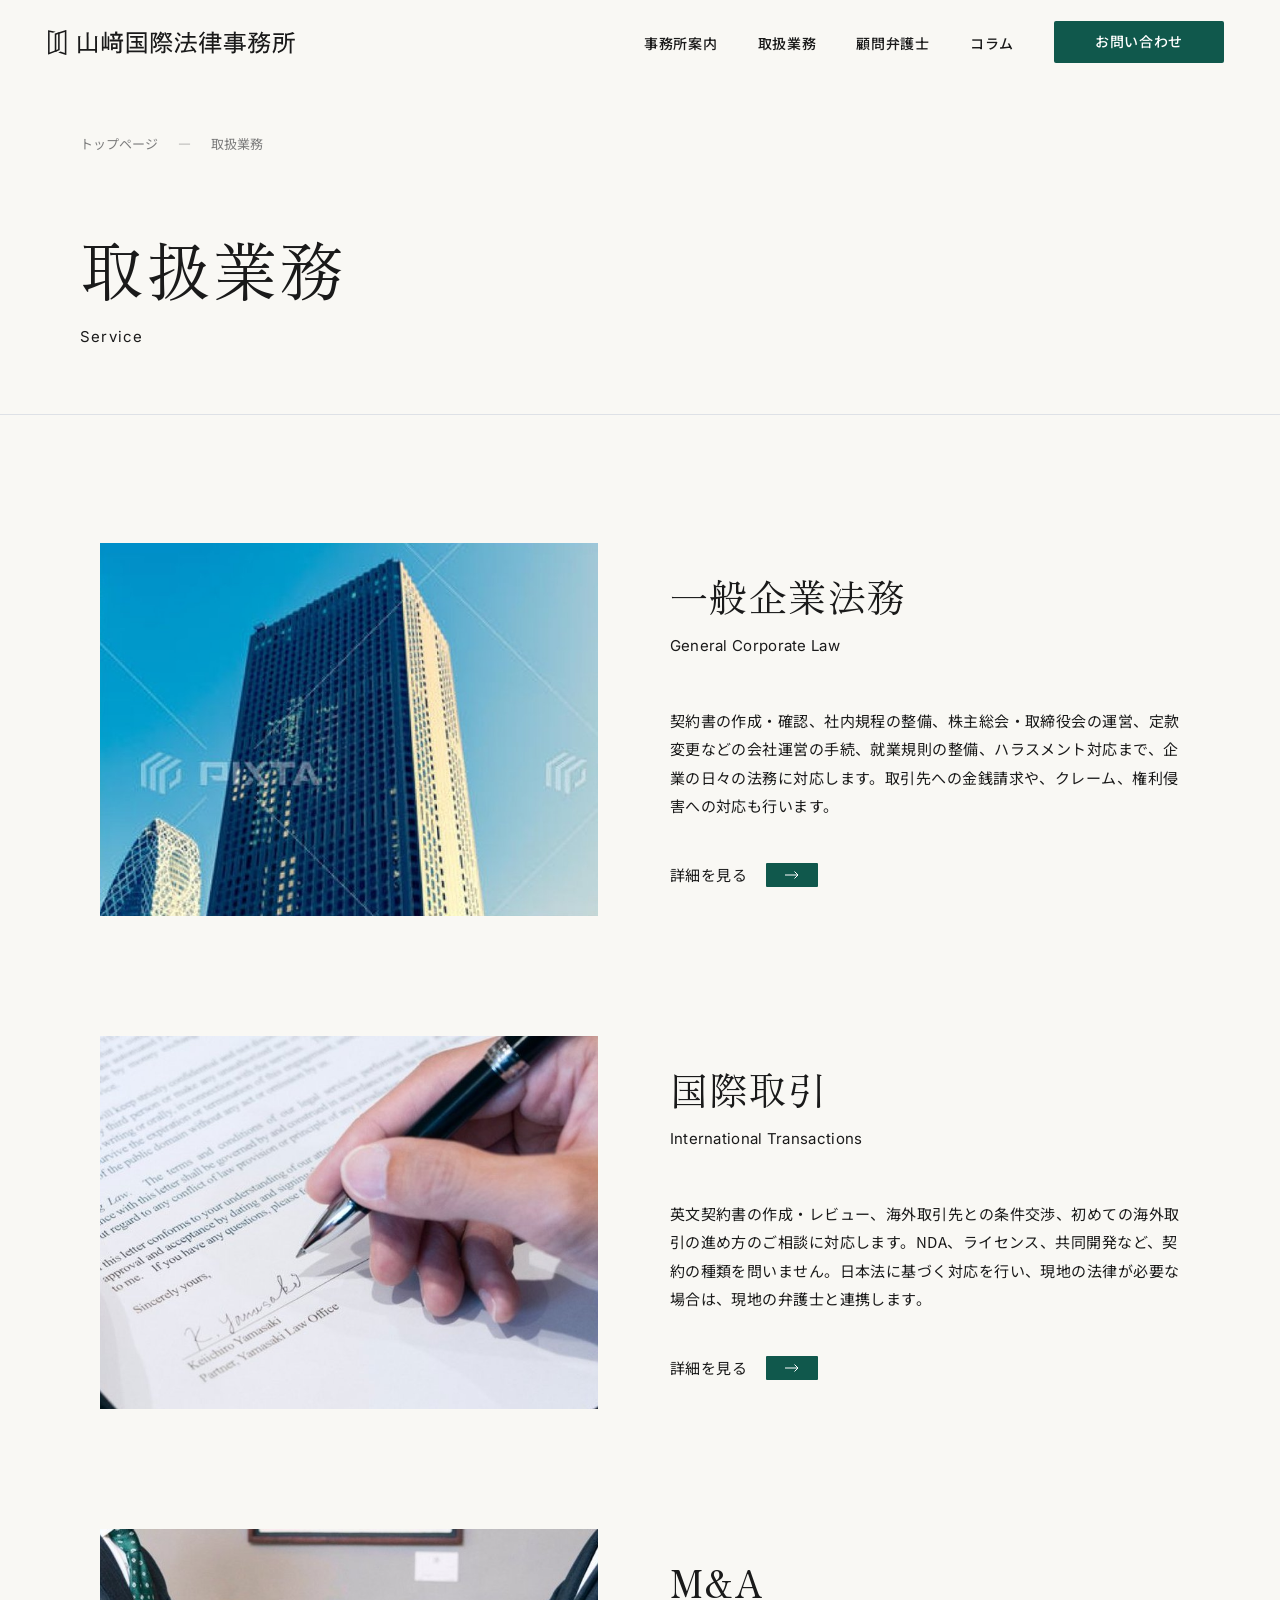
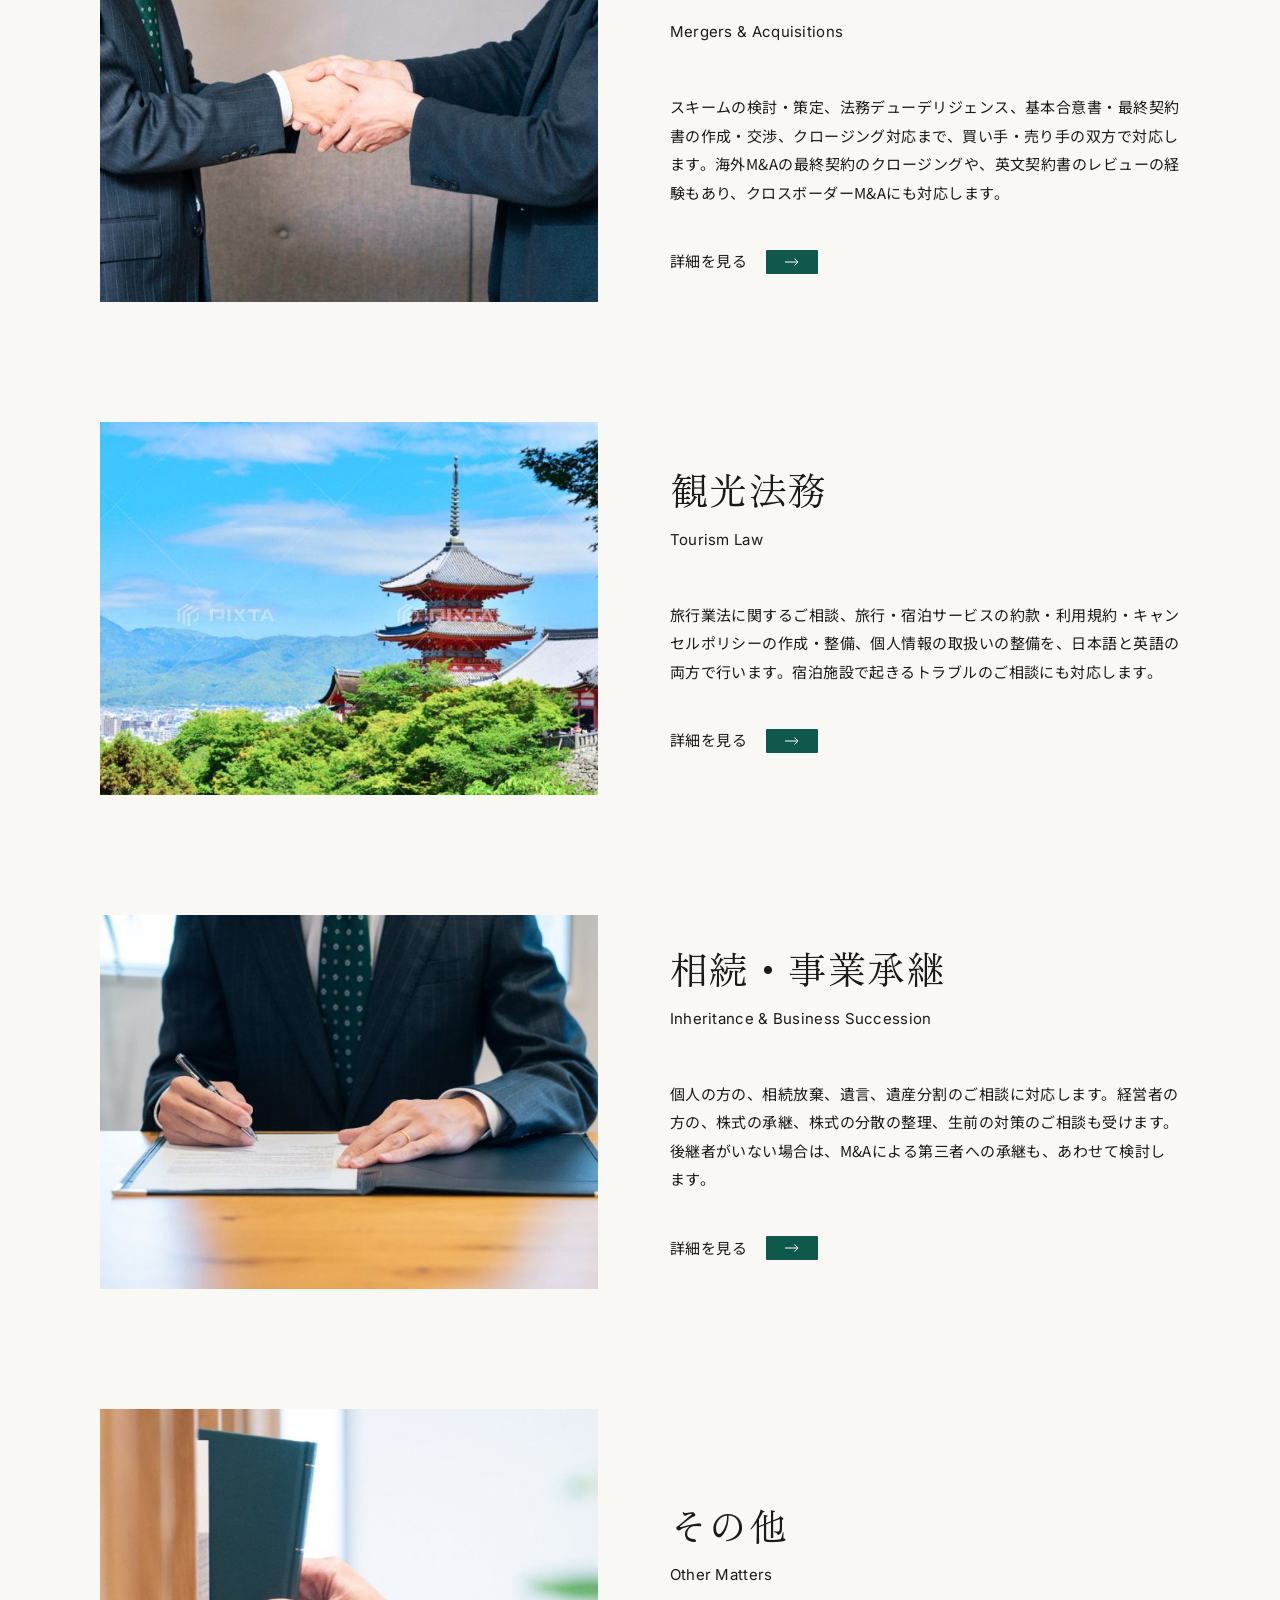
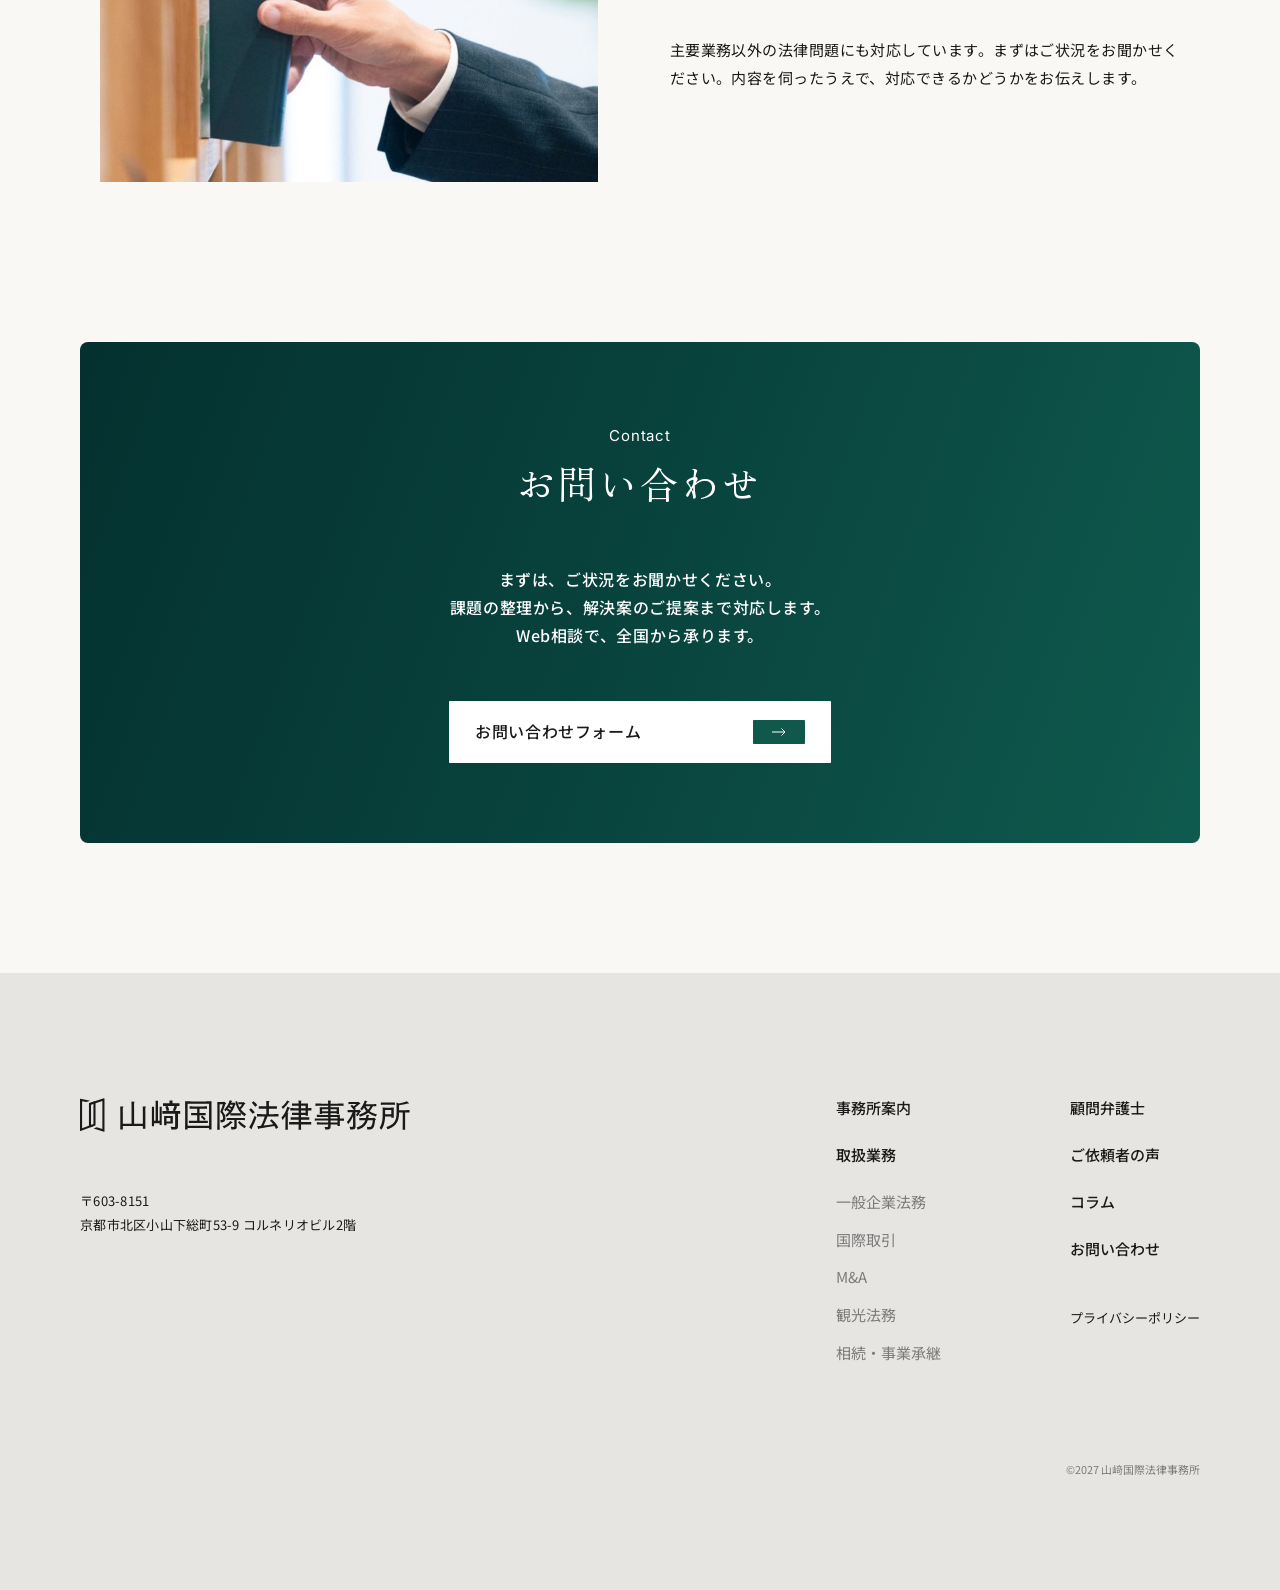
<file: service.html>
<!DOCTYPE html>
<html lang="ja">
<head>
  <meta charset="UTF-8">
  <meta name="viewport" content="width=device-width, initial-scale=1">
  <meta name="robots" content="noindex, nofollow"><!-- テスト公開用：本番公開時に削除 -->
  <title>取扱業務｜山﨑国際法律事務所</title>
  <meta name="description" content="一般企業法務、国際取引、M&amp;A、観光法務、相続・事業承継など、山﨑国際法律事務所の取扱業務のご案内です。">
  <link rel="preconnect" href="https://fonts.googleapis.com">
  <link rel="preconnect" href="https://fonts.gstatic.com" crossorigin>
  <link href="https://fonts.googleapis.com/css2?family=Inter:wght@400;500&family=Noto+Sans+JP:wght@400;500&family=Zen+Kaku+Gothic+New:wght@400;500&family=Zen+Old+Mincho:wght@400;500&display=swap" rel="stylesheet">
  <link rel="stylesheet" href="css/style.css">
</head>
<body class="page-service">

  <!-- ===== Header ===== -->
  <header class="header is-scrolled" id="header" data-solid>
    <div class="header__inner">
      <a href="index.html" class="header__logo"><svg class="logo" viewBox="0 0 331 44" role="img" aria-label="山﨑国際法律事務所" xmlns="http://www.w3.org/2000/svg"><path d="M23.897 5.22656C24.1821 5.13275 24.476 5.34531 24.4761 5.64551V38.3545L24.4624 38.4629C24.4021 38.7032 24.1464 38.8554 23.897 38.7734L13.5796 35.375L16.6929 34.1895L22.3765 36.0615V7.93848L11.0464 11.6699V32.3301L13.5288 33.1475L10.4155 34.333L9.24951 33.9492C9.06888 33.8896 8.94686 33.7205 8.94678 33.5303V10.4697C8.94688 10.2795 9.06884 10.1104 9.24951 10.0508L23.897 5.22656Z" fill="currentColor"/><path d="M0.535156 5.6582L10.1934 7.75781L6.49219 9.10156L2.09961 8.14648V35.2432L13.4297 30.9326V10.6104L10.3408 9.93848L14.043 8.59473L15.1816 8.84277C15.3843 8.88683 15.5292 9.06607 15.5293 9.27344V32.0762C15.5293 32.2592 15.4161 32.4231 15.2451 32.4883L0.597656 38.0605L0.489258 38.0879C0.27285 38.1123 0.0677806 37.9707 0.0136719 37.7598L0 37.6484V6.08887C0.00031371 5.80785 0.260472 5.59853 0.535156 5.6582Z" fill="currentColor"/><path d="M42.8404 30.7238H51.5344V14.9738C51.5344 11.5403 51.5029 9.39826 51.4084 8.42175L54.2119 8.64225C54.5269 8.67376 54.7159 8.79976 54.7159 8.95726C54.7159 9.14625 54.5584 9.33525 54.1489 9.58725C54.1174 10.1858 54.1174 10.1858 54.1174 14.9738V30.7238H62.8429V19.9508C62.8429 16.5173 62.7799 14.3753 62.7169 13.3988L65.4574 13.6193C65.7724 13.6193 65.9614 13.7453 65.9614 13.9343C65.9614 14.1233 65.8039 14.2808 65.3944 14.5328C65.3629 15.1313 65.3629 15.1313 65.3629 19.9508V29.4008C65.3629 32.6768 65.3629 34.1888 65.4574 35.8268H62.8429V32.9918H42.8404V36.4568H40.2259C40.2889 35.0393 40.3204 32.8973 40.3204 29.9993V19.9508C40.3204 16.5173 40.2889 14.3753 40.1944 13.3988L42.9664 13.6193C43.2814 13.6193 43.4704 13.7453 43.4704 13.9343C43.4704 14.1233 43.2814 14.2808 42.8719 14.5328C42.8719 15.1313 42.8719 15.1313 42.8404 19.9508V30.7238ZM82.3414 18.0608H100.233V20.6753H82.3414V18.0608ZM95.1304 19.8563H97.9969V33.3698C97.9969 34.1468 97.8919 34.7453 97.6819 35.1653C97.4929 35.5853 97.1254 35.9108 96.5794 36.1418C96.0754 36.3728 95.4034 36.5093 94.5634 36.5513C93.7234 36.6143 92.7049 36.6458 91.5079 36.6458C91.4449 36.2468 91.3084 35.7848 91.0984 35.2598C90.8884 34.7348 90.6784 34.2728 90.4684 33.8738C91.3504 33.8948 92.1799 33.9158 92.9569 33.9368C93.7339 33.9368 94.2484 33.9368 94.5004 33.9368C94.7314 33.9158 94.8889 33.8738 94.9729 33.8108C95.0779 33.7268 95.1304 33.5693 95.1304 33.3383V19.8563ZM71.8834 13.7768H74.0569V33.1493H71.8834V13.7768ZM79.6324 13.7768H81.7114V31.9208H79.6324V13.7768ZM75.6004 7.79176H77.9944V28.9913H75.6004V7.79176ZM89.4919 7.41375H92.4844V11.6663H89.4919V7.41375ZM72.9544 27.6998H80.6719V30.1253H72.9544V27.6998ZM83.0344 10.3433H99.5089V12.8948H83.0344V10.3433ZM85.2709 13.4933L87.7279 12.9893C88.0639 13.7033 88.3684 14.4803 88.6414 15.3203C88.9144 16.1603 89.0824 16.8743 89.1454 17.4623L86.5939 18.0923C86.5309 17.4833 86.3734 16.7483 86.1214 15.8873C85.8694 15.0263 85.5859 14.2283 85.2709 13.4933ZM94.5004 12.8318L97.1779 13.4933C96.8419 14.3123 96.4744 15.1418 96.0754 15.9818C95.6974 16.8008 95.3404 17.5043 95.0044 18.0923L92.7049 17.4623C92.9149 17.0423 93.1354 16.5593 93.3664 16.0133C93.5974 15.4673 93.8074 14.9213 93.9964 14.3753C94.2064 13.8083 94.3744 13.2938 94.5004 12.8318ZM85.3654 22.8803H92.8309V30.5663H85.3654V28.4243H90.4054V25.0223H85.3654V22.8803ZM84.1054 22.8803H86.4994V32.3618H84.1054V22.8803ZM119.543 15.6983V20.0453H122.535C123.764 20.0453 124.331 20.0138 125.685 19.9823V22.3448C124.772 22.3133 123.449 22.2818 122.535 22.2818H119.543V27.6998H124.677C125.906 27.6998 126.473 27.6998 127.827 27.6368V30.0623C126.914 30.0308 125.591 29.9993 124.677 29.9993H111.983C110.754 29.9993 110.187 29.9993 108.864 30.0623V27.6368C109.746 27.6683 111.069 27.6998 111.983 27.6998H117.149V22.2818H114.251C113.022 22.2818 112.455 22.2818 111.101 22.3448V19.9823C112.014 20.0138 113.337 20.0453 114.251 20.0453H117.149V15.6983H112.739C111.51 15.6983 110.912 15.7298 109.589 15.7613V13.3673C110.471 13.3988 111.794 13.4303 112.739 13.4303H123.858C125.087 13.4303 125.685 13.4303 127.008 13.3673V15.7613C126.126 15.7298 124.772 15.6983 123.858 15.6983H119.543ZM120.771 23.9198L122.063 22.5023C123.606 23.6363 124.394 24.3293 125.685 25.7783L124.173 27.3848C123.039 25.9043 122.283 25.1483 120.771 23.9198ZM129.056 35.1023H107.604V36.6143H105.053C105.116 34.9763 105.116 34.9763 105.147 29.1803V15.3518C105.116 9.36675 105.116 9.36675 105.053 8.26425C106.722 8.32725 109.179 8.39025 111.321 8.39025H125.339C127.985 8.39025 129.497 8.35876 131.607 8.26425C131.576 9.36675 131.576 9.36675 131.544 15.3518V29.1803C131.576 34.9763 131.576 34.9763 131.639 36.6143H129.056V35.1023ZM129.056 32.8343V10.6898H107.604V32.8028L129.056 32.8343ZM163.58 8.89425L165.092 10.2803C165.281 10.4693 165.375 10.6268 165.375 10.7843C165.375 11.0363 165.186 11.1308 164.525 11.2883C163.485 13.1153 162.225 14.8478 160.745 16.3598C162.068 18.2183 163.611 19.6043 166.257 21.3368C165.533 21.9038 165.281 22.1873 164.619 23.3213C161.469 21.0848 159.611 19.0058 157.815 15.6983C156.744 13.7768 156.209 12.1703 155.295 8.54776L157.154 8.20125C157.941 10.9418 158.603 12.7058 159.579 14.4698C160.524 13.4618 161.343 12.3908 162.068 11.1938H160.808C159.737 11.1938 159.138 11.2253 158.288 11.2568V9.24076C158.981 9.27225 160.115 9.30375 160.808 9.30375H163.233L163.58 8.89425ZM143.451 8.98876L143.924 8.42175L145.845 10.0913C146.034 10.2488 146.129 10.4063 146.129 10.5323C146.129 10.7843 146.003 10.9103 145.278 11.2253C144.617 13.5248 144.113 14.8793 142.601 18.5648C144.68 20.8958 145.436 22.7228 145.436 25.3058C145.436 28.2353 144.018 29.5583 140.774 29.5583C140.648 28.3298 140.553 27.8888 140.175 26.9753C140.616 27.0068 140.837 27.0383 141.152 27.0383C142.538 27.0383 143.042 26.4398 143.042 24.8648C143.042 22.5968 142.16 20.7068 140.238 18.9428C141.215 16.6433 142.097 13.9658 142.884 11.1308H139.608V27.5108C139.608 32.1413 139.671 34.3148 139.766 36.7088H137.214C137.309 34.6298 137.372 31.4483 137.372 27.5108V11.6978C137.372 10.4063 137.34 9.77625 137.277 8.92575C137.97 8.95726 138.632 8.98876 139.545 8.98876H143.451ZM150.318 22.5023V20.6123C149.247 21.8093 148.05 22.9118 146.633 24.0143C146.255 23.1638 146.034 22.8488 145.31 22.1873C146.664 21.1793 147.987 20.1083 149.027 18.7853C148.302 18.1238 147.483 17.4938 146.664 16.9268C146.255 17.3993 145.877 17.7773 145.341 18.2813C144.774 17.3993 144.585 17.1788 144.113 16.7693C146.633 14.2808 148.586 10.9733 149.688 7.19326L151.736 7.85475C151.988 7.91775 152.177 8.07526 152.177 8.26425C152.177 8.48475 151.988 8.57925 151.515 8.67376C151.389 9.05175 151.232 9.39826 151.106 9.74475H153.689L154.004 9.30375L155.579 10.6583C155.768 10.8158 155.862 10.9733 155.862 11.1308C155.862 11.3513 155.673 11.5088 155.169 11.6033C154.319 14.5013 153.374 16.4858 151.925 18.5648C151.484 19.1633 151.043 19.7618 150.57 20.2973C151.326 20.3288 152.082 20.3603 152.838 20.3603H158.414C159.359 20.3603 159.831 20.3288 160.934 20.2973V22.5023C160.272 22.4708 159.264 22.4708 158.414 22.4708H152.838C151.799 22.4708 151.169 22.4708 150.318 22.5023ZM152.87 11.6663H150.255C150.098 12.0128 149.909 12.3278 149.72 12.6743C150.476 13.1153 151.232 13.6193 151.925 14.1233C152.303 13.3358 152.586 12.5168 152.87 11.6663ZM150.98 16.0133C150.287 15.3518 149.531 14.7218 148.743 14.1863C148.586 14.4383 148.397 14.6903 148.208 14.9423C148.05 15.1628 147.924 15.3203 147.798 15.5093C148.649 16.0133 149.468 16.5803 150.255 17.1788C150.507 16.8008 150.759 16.3913 150.98 16.0133ZM156.681 27.1013V29.9678C156.681 30.5348 156.713 32.2358 156.776 33.3383V33.7163C156.776 35.9843 155.642 36.5513 151.326 36.5513C151.263 35.4803 151.169 35.0078 150.728 33.8738C151.011 33.8738 151.011 33.8738 151.956 33.9368C152.177 33.9683 152.46 33.9683 152.775 33.9683C154.161 33.9683 154.319 33.8423 154.319 32.6768V27.1013H149.247C148.176 27.1013 147.578 27.1013 146.727 27.1328V24.9278C147.42 24.9593 148.554 24.9593 149.247 24.9593H162.383C163.328 24.9593 163.8 24.9593 164.903 24.9278V27.1328C164.21 27.1013 163.233 27.1013 162.383 27.1013H156.681ZM157.91 29.5268L159.39 28.1093C161.438 30.1568 163.391 31.6373 166.068 33.1493C165.344 33.8738 165.092 34.2203 164.588 35.1338C161.658 33.3383 159.8 31.7633 157.91 29.5268ZM150.381 28.0148L152.114 29.1173C152.366 29.3063 152.523 29.4953 152.523 29.6528C152.523 29.8733 152.303 29.9993 151.704 30.0623C149.184 32.5508 147.798 33.5273 143.955 35.4173C143.42 34.3463 143.231 34.0628 142.601 33.3698C146.444 31.7318 148.208 30.5348 150.381 28.0148ZM193.473 23.4788H187.425C186.323 26.5658 185.094 29.5898 183.645 32.5508C186.858 32.2043 190.04 31.7948 193.19 31.2908C192.339 30.1253 191.331 28.9913 190.008 27.6998L191.615 26.2823C194.733 28.8968 196.592 31.1648 198.198 34.4408L195.899 35.9528C195.395 34.8818 194.922 33.9683 194.418 33.1178C190.638 33.8738 185.882 34.5668 179.235 35.4488C178.983 35.8898 178.794 36.0473 178.605 36.0473C178.448 36.0473 178.227 35.8583 178.164 35.6693L177.188 33.0233C178.448 32.9603 179.739 32.8658 180.999 32.7713C181.913 31.0388 182.7 29.2433 183.393 27.3848C183.834 26.0933 184.275 24.8018 184.685 23.4788H181.976C179.928 23.4788 178.7 23.5103 176.967 23.5733V21.0848C178.29 21.1478 180.369 21.1793 181.976 21.1793H186.323V15.6353H182.48C180.968 15.6353 180.306 15.6668 178.731 15.7298V13.2728C179.645 13.3358 181.283 13.3673 182.48 13.3673H186.323C186.323 9.17775 186.323 9.02025 186.291 7.91775L188.937 8.10676C189.284 8.13825 189.504 8.26425 189.504 8.42175C189.504 8.61075 189.315 8.79976 188.906 9.05175V13.3673H193.158C194.702 13.3673 195.647 13.3358 196.907 13.2728V15.7298C195.962 15.6668 194.198 15.6353 193.158 15.6353H188.906V21.1793H193.473C195.489 21.1793 196.403 21.1793 198.513 21.0848V23.5733C197.159 23.5103 194.922 23.4788 193.473 23.4788ZM171.738 9.74475L173.565 8.23276C175.109 9.55576 175.928 10.4063 177.314 12.2018L175.203 13.8398C174.006 12.0758 173.25 11.1938 171.738 9.74475ZM169.124 16.7063L170.951 15.1628C172.683 16.6748 173.502 17.5253 174.857 19.1633L172.746 20.8643C171.36 18.9743 170.604 18.1238 169.124 16.7063ZM174.542 22.7543L176.526 24.2978C174.794 28.9283 174.258 30.2513 172.431 34.0313C172.211 34.5038 172.053 34.8503 171.801 35.4803V35.7638C171.801 35.9843 171.675 36.1418 171.518 36.1418C171.392 36.1418 171.329 36.1103 171.108 35.9213L169.218 34.2518C170.73 32.1098 172.715 27.7943 174.542 22.7543ZM221.036 22.0298V24.3608H224.91C226.643 24.3608 227.745 24.3608 229.32 24.2663V26.7233C228.155 26.6603 226.107 26.6288 224.91 26.6288H221.036V29.1173H226.832C228.564 29.1173 229.667 29.1173 231.242 29.0543V31.4798C230.076 31.4483 228.029 31.3853 226.832 31.3853H221.036C221.067 33.6218 221.099 35.1338 221.162 36.7088H218.516C218.579 35.3858 218.61 33.5903 218.642 31.3853H213.476C211.775 31.3853 210.956 31.4168 209.097 31.4798V29.0543C210.294 29.0858 212.09 29.1173 213.476 29.1173H218.642V26.6288H215.082C213.35 26.6288 212.562 26.6603 210.672 26.7233V24.2663C211.901 24.3293 213.696 24.3608 215.082 24.3608H218.642V22.0298H215.744C214.232 22.0298 213.539 22.0298 211.964 22.0928V19.6358C212.909 19.6988 214.515 19.7303 215.744 19.7303H218.642V17.4308H214.106C212.594 17.4308 211.901 17.4623 210.326 17.5253V15.0998C211.271 15.1313 212.909 15.1628 214.106 15.1628H218.642C218.642 14.3753 218.642 13.5563 218.61 12.7688H215.744C214.232 12.7688 213.539 12.8003 211.964 12.8633V10.4063C212.909 10.4693 214.515 10.5008 215.744 10.5008H218.61C218.579 8.95726 218.516 7.94925 218.453 7.44525L221.162 7.66576C221.445 7.69725 221.634 7.82326 221.634 8.01225C221.634 8.16975 221.477 8.32725 221.067 8.61075C221.036 9.17775 221.036 9.46125 221.036 10.5008H224.312C227.084 10.4693 227.084 10.4693 227.997 10.4378C227.966 11.0048 227.966 11.0048 227.934 13.2098V15.1628C229.352 15.1628 230.234 15.1313 231.431 15.0998V17.5253C230.58 17.4623 229.005 17.4308 227.934 17.4308V19.7618C227.934 20.8013 227.966 21.5888 227.997 22.8488H225.572V22.0298H221.036ZM221.036 19.7303H225.572V17.4308H221.036V19.7303ZM221.036 15.1628H225.572V12.7688H221.036V15.1628ZM207.459 19.7303L207.932 19.7618C208.247 19.7933 208.436 19.8878 208.436 20.0768C208.436 20.2658 208.278 20.4233 207.837 20.6753V30.2513C207.837 33.4958 207.837 35.0393 207.932 36.7088H205.349C205.412 35.2913 205.443 33.1493 205.443 30.2513V23.3213C204.593 24.6128 203.711 25.8098 202.671 26.9753C202.199 25.9358 201.947 25.5263 201.317 24.7388C204.498 20.9588 205.664 18.7853 207.302 13.6823L209.475 14.5958C209.822 14.7533 210.042 14.9738 210.042 15.1628C210.042 15.4148 209.853 15.5093 209.223 15.6038C208.688 16.9898 208.121 18.3758 207.459 19.7303ZM207.081 7.44525L208.908 8.35876C209.318 8.57925 209.507 8.73675 209.507 8.92575C209.507 9.17775 209.318 9.27225 208.656 9.36675C207.239 11.9183 205.443 13.9658 202.892 15.9188C202.167 14.7533 202.01 14.5958 201.474 14.0603C204.215 11.8553 205.538 10.2803 207.081 7.44525ZM250.551 20.2658V21.9353H256.221C258.993 21.9038 258.993 21.9038 259.907 21.8723C259.875 22.4393 259.875 22.4393 259.844 24.6443V25.6208C261.261 25.5893 262.458 25.5578 263.97 25.4948V27.7313C262.962 27.6998 261.356 27.6368 259.844 27.6368V29.8733C259.844 30.9128 259.875 31.7318 259.938 32.9918H257.481V31.4798H250.614C250.646 32.2358 250.646 32.9918 250.646 33.4013C250.646 35.1023 250.173 35.8268 248.819 36.2678C248.157 36.4883 247.37 36.5513 245.228 36.5828C245.133 35.3228 245.039 34.8818 244.598 33.9053C245.606 33.9998 246.11 33.9998 246.866 33.9998C248.031 33.9998 248.157 33.8738 248.157 32.7083V31.4798H240.597C239.085 31.4798 238.392 31.5113 236.817 31.5743V29.3693C237.762 29.4008 239.369 29.4323 240.597 29.4323H248.157V27.6053H241.038C238.55 27.6053 237.416 27.6053 234.77 27.6998V25.4948C236.534 25.5578 239.18 25.6208 241.038 25.6208H248.157V23.9513H240.597C239.085 23.9513 238.392 23.9828 236.817 24.0458V21.8408C237.762 21.9038 239.369 21.9353 240.597 21.9353H248.157V20.2658H242.109V21.1163H239.684C239.747 20.3918 239.778 19.6988 239.778 17.8403V16.7378C239.778 15.6038 239.747 15.0683 239.684 14.2493C240.408 14.2808 241.038 14.3123 241.952 14.3123H248.157L248.126 12.8318H241.7C239.211 12.8318 238.077 12.8633 235.431 12.9578V10.5638C237.195 10.6583 239.841 10.6898 241.7 10.6898H248.126C248.094 9.02025 248.031 7.94925 247.968 7.44525L250.709 7.66576C250.992 7.69725 251.15 7.82326 251.15 8.01225C251.15 8.16975 250.992 8.32725 250.583 8.61075C250.551 9.20925 250.551 9.46125 250.551 10.6898H257.261C259.749 10.6898 261.324 10.6583 263.529 10.5638V12.9578C261.954 12.8948 259.119 12.8318 257.261 12.8318H250.551V14.3123H256.788C257.796 14.3123 258.237 14.2808 259.056 14.2493C258.993 14.8163 258.962 16.0133 258.962 16.9898V17.6828C258.993 19.4783 258.993 20.2658 259.056 20.9588H256.631V20.2658H250.551ZM250.551 18.3128H256.631V16.2338H250.551V18.3128ZM248.157 18.3128V16.2338H242.109V18.3128H248.157ZM250.583 29.4323H257.481V27.6053H250.551L250.583 29.4323ZM250.551 25.6208H257.481V23.9513H250.551V25.6208ZM292.761 27.2273H287.784C287.217 29.0543 286.43 30.5033 285.327 31.8893C283.532 34.1258 281.421 35.4488 277.673 36.7088C277.295 35.7008 277.137 35.3228 276.633 34.5353C280.665 33.1493 282.335 32.0468 283.91 29.8418C284.508 28.9913 284.981 28.1723 285.327 27.2273H282.429C281.201 27.2273 280.602 27.2273 279.279 27.2903V25.0223C280.161 25.0538 281.484 25.0853 282.429 25.0853H285.957C286.146 24.1088 286.304 22.9748 286.43 21.6518L288.698 22.0928C289.044 22.1558 289.202 22.2818 289.202 22.4708C289.202 22.6913 289.044 22.8173 288.603 22.9748C288.509 23.7308 288.414 24.4238 288.288 25.0853H293.486L293.99 24.4868L295.628 25.9988C295.817 26.1878 295.88 26.2823 295.88 26.4398C295.88 26.6288 295.754 26.7548 295.344 26.9123L295.124 26.9753C294.777 30.8183 294.21 33.2123 293.297 34.7243C292.478 36.1103 291.155 36.4883 287.375 36.4883H287.249C287.186 35.4488 287.123 35.0078 286.839 33.8108C287.847 33.9368 288.446 33.9683 289.013 33.9683C290.304 33.9683 291.029 33.6848 291.375 33.0863C292.068 31.8578 292.509 30.0938 292.698 27.9518L292.761 27.2273ZM293.801 13.2728H292.887C292.005 15.0368 290.997 16.7378 289.643 18.2183C289.895 18.4073 290.147 18.5648 290.399 18.7223C291.942 19.7303 293.486 20.3288 297.045 21.3998C296.415 22.2818 296.226 22.6283 295.848 23.5103C292.856 22.6283 291.407 21.9983 289.643 20.8328C289.076 20.4863 288.572 20.1083 288.099 19.6988C287.501 20.2028 286.871 20.6753 286.178 21.1163C284.54 22.1558 283.154 22.7543 279.878 23.8253C279.563 22.8488 279.405 22.5023 278.933 21.7778C282.461 20.6438 284.351 19.7303 286.398 18.1238C285.831 17.5253 285.359 16.8638 284.949 16.2023C284.666 15.7298 284.382 15.1943 284.036 14.4383C283.374 15.5723 282.713 16.5173 281.894 17.5568C280.917 16.5488 280.823 16.4543 280.224 16.0133C282.461 13.1783 283.5 11.1623 284.76 7.44525L286.839 8.20125C287.249 8.35876 287.343 8.45325 287.343 8.64225C287.343 8.83125 287.217 8.92575 286.713 9.08326C286.367 9.83926 286.052 10.5323 285.737 11.1623H293.801C294.746 11.1623 295.218 11.1623 296.321 11.0993V13.3358C295.659 13.3043 294.651 13.2728 293.801 13.2728ZM290.336 13.2728H285.642C286.304 14.5328 287.028 15.7298 287.973 16.7693C288.477 16.2653 288.887 15.7298 289.296 15.1628C289.674 14.5643 290.021 13.9028 290.336 13.2728ZM276.318 11.0678H270.932C269.892 11.0678 269.294 11.0993 268.443 11.1308V9.05175L270.932 9.08326H278.082L278.429 8.64225L280.098 10.2173C280.287 10.4378 280.35 10.5008 280.35 10.6583C280.35 10.9103 280.193 11.0048 279.752 11.0993L279.153 11.1938C278.429 11.9183 277.704 12.6428 276.885 13.2728C276.255 13.7768 275.625 14.2493 274.964 14.6903C275.342 15.1313 275.657 15.5723 276.003 16.0133L274.523 17.0843H278.775L279.185 16.5803L280.854 18.1868C281.043 18.4073 281.106 18.4703 281.106 18.5963C281.106 18.8483 280.917 18.9743 280.445 19.0688L280.161 19.1003C278.744 21.6518 278.303 22.3133 277.484 23.3528C276.728 22.5338 276.507 22.3133 275.877 21.9038C276.539 21.0218 277.106 20.1083 277.641 19.1318H275.436V27.1643C275.436 28.7708 275.468 30.2828 275.499 31.6373C275.531 32.3933 275.531 33.1808 275.531 33.4958C275.531 35.9528 274.617 36.4883 270.113 36.5513C270.05 35.3543 269.924 34.9133 269.514 33.8738C270.522 33.9368 271.058 33.9683 271.751 33.9683C272.885 33.9683 273.074 33.8108 273.074 32.8028L273.042 23.1953C271.593 26.5028 270.302 28.5503 268.097 31.1963C267.813 30.4403 267.656 30.1883 266.837 29.0858C269.136 26.3453 271.152 22.8803 272.633 19.1318H270.113C269.042 19.1318 268.443 19.1318 267.593 19.1633V17.0213C268.286 17.0528 269.42 17.0843 270.113 17.0843H273.924C272.916 15.6038 271.751 14.3123 270.459 13.1153L271.908 11.7923C272.538 12.2963 273.137 12.8003 273.704 13.3673C274.617 12.6743 275.499 11.8868 276.318 11.0678ZM311.283 23.5733H305.109C304.983 29.0228 303.818 33.0863 301.424 36.7718C300.668 35.7638 300.353 35.4803 299.628 34.8818C301.707 31.6688 302.652 27.6368 302.652 22.0928L302.684 17.3678C302.684 16.0133 302.652 15.4148 302.589 14.5958C303.692 14.6273 304.637 14.6273 306.054 14.6273H310.401C311.913 14.6273 312.638 14.6273 313.866 14.5958C313.803 15.1628 313.772 16.3598 313.772 17.3678V21.7463C313.772 23.1953 313.803 23.9513 313.866 24.8018H311.283V23.5733ZM311.283 21.3683V16.8953H305.109L305.141 21.3683H311.283ZM316.481 9.61875L318.812 10.4378C322.182 9.80776 324.167 9.24076 326.844 8.13825L328.766 9.93375C328.923 10.0913 329.018 10.2173 329.018 10.3433C329.018 10.5323 328.829 10.6268 328.545 10.6268C328.419 10.6268 328.262 10.6268 327.947 10.5953C324.639 11.5088 323.033 11.7923 319.032 12.2963V17.1788H326.372C327.6 17.1788 328.199 17.1473 329.522 17.1158V19.5098C328.64 19.4783 327.285 19.4468 326.372 19.4468H325.112V30.1883C325.112 33.4958 325.143 35.0078 325.206 36.6458H322.623C322.686 35.2283 322.718 33.0863 322.718 30.1883V19.4468H319.032V19.8563C319.032 25.1168 318.056 28.4243 315.693 31.1963C313.992 33.2123 312.228 34.3148 307.472 36.3623C306.842 34.8503 306.779 34.7243 306.338 34.0628C311.283 32.0783 312.984 30.9443 314.496 28.6763C316.008 26.4398 316.575 23.8568 316.575 19.1318C316.575 16.2338 316.544 12.6113 316.481 9.61875ZM314.937 9.52426V11.9183C314.276 11.8868 313.268 11.8553 312.449 11.8553H303.377C302.337 11.8553 301.707 11.8868 300.857 11.9183V9.52426C301.55 9.55576 302.684 9.58725 303.377 9.58725H312.449C313.394 9.58725 313.835 9.55576 314.937 9.52426Z" fill="currentColor"/></svg></a>
      <nav class="gnav" id="gnav" aria-label="メインメニュー">
        <ul class="gnav__list">
          <li><a href="index.html#about">事務所案内</a></li>
          <li><a href="service.html">取扱業務</a></li>
          <li><a href="index.html#advisor">顧問弁護士</a></li>
          <li><a href="index.html#column">コラム</a></li>
          <li class="gnav__contact"><a href="contact.html">お問い合わせ</a></li>
        </ul>
      </nav>
      <button class="hamburger" id="hamburger" aria-label="メニューを開く" aria-expanded="false" aria-controls="gnav">
        <span></span><span></span>
      </button>
    </div>
  </header>

  <main class="page">
    <div class="page-head">
      <nav class="breadcrumb" aria-label="パンくずリスト">
        <ol>
          <li><a href="index.html">トップページ</a></li>
          <li aria-current="page">取扱業務</li>
        </ol>
      </nav>
      <h1 class="page-head__title">取扱業務</h1>
      <p class="page-head__en">Service</p>
    </div>

    <section class="svc-sec">
      <!-- ※「詳細を見る」のリンク先（各業務の詳細ページ）は未作成 -->
      <ul class="svc-list">
        <li class="svc" id="general">
          <figure class="svc__img"><img src="images/service-list-01.jpg" alt="" width="800" height="600" loading="eager"></figure>
          <div class="svc__body">
            <h2 class="svc__title">一般企業法務</h2>
            <p class="svc__en">General Corporate Law</p>
            <p class="svc__text">契約書の作成・確認、社内規程の整備、株主総会・取締役会の運営、定款変更などの会社運営の手続、就業規則の整備、ハラスメント対応まで、企業の日々の法務に対応します。取引先への金銭請求や、クレーム、権利侵害への対応も行います。</p>
            <a href="#" class="link-arrow">
              <span class="link-arrow__txt">詳細を見る</span><span class="arrow" aria-hidden="true"></span>
            </a>
          </div>
        </li>
        <li class="svc" id="international">
          <figure class="svc__img"><img src="images/service-list-02.jpg" alt="" width="800" height="600" loading="eager"></figure>
          <div class="svc__body">
            <h2 class="svc__title">国際取引</h2>
            <p class="svc__en">International Transactions</p>
            <p class="svc__text">英文契約書の作成・レビュー、海外取引先との条件交渉、初めての海外取引の進め方のご相談に対応します。NDA、ライセンス、共同開発など、契約の種類を問いません。日本法に基づく対応を行い、現地の法律が必要な場合は、現地の弁護士と連携します。</p>
            <a href="#" class="link-arrow">
              <span class="link-arrow__txt">詳細を見る</span><span class="arrow" aria-hidden="true"></span>
            </a>
          </div>
        </li>
        <li class="svc" id="ma">
          <figure class="svc__img"><img src="images/service-list-03.jpg" alt="" width="800" height="600" loading="lazy"></figure>
          <div class="svc__body">
            <h2 class="svc__title">M&amp;A</h2>
            <p class="svc__en">Mergers &amp; Acquisitions</p>
            <p class="svc__text">スキームの検討・策定、法務デューデリジェンス、基本合意書・最終契約書の作成・交渉、クロージング対応まで、買い手・売り手の双方で対応します。海外M&amp;Aの最終契約のクロージングや、英文契約書のレビューの経験もあり、クロスボーダーM&amp;Aにも対応します。</p>
            <a href="#" class="link-arrow">
              <span class="link-arrow__txt">詳細を見る</span><span class="arrow" aria-hidden="true"></span>
            </a>
          </div>
        </li>
        <li class="svc" id="tourism">
          <figure class="svc__img"><img src="images/service-list-04.jpg" alt="" width="800" height="600" loading="lazy"></figure>
          <div class="svc__body">
            <h2 class="svc__title">観光法務</h2>
            <p class="svc__en">Tourism Law</p>
            <p class="svc__text">旅行業法に関するご相談、旅行・宿泊サービスの約款・利用規約・キャンセルポリシーの作成・整備、個人情報の取扱いの整備を、日本語と英語の両方で行います。宿泊施設で起きるトラブルのご相談にも対応します。</p>
            <a href="#" class="link-arrow">
              <span class="link-arrow__txt">詳細を見る</span><span class="arrow" aria-hidden="true"></span>
            </a>
          </div>
        </li>
        <li class="svc" id="inheritance">
          <figure class="svc__img"><img src="images/service-list-05.jpg" alt="" width="800" height="600" loading="lazy"></figure>
          <div class="svc__body">
            <h2 class="svc__title">相続・事業承継</h2>
            <p class="svc__en">Inheritance &amp; Business Succession</p>
            <p class="svc__text">個人の方の、相続放棄、遺言、遺産分割のご相談に対応します。経営者の方の、株式の承継、株式の分散の整理、生前の対策のご相談も受けます。後継者がいない場合は、M&amp;Aによる第三者への承継も、あわせて検討します。</p>
            <a href="#" class="link-arrow">
              <span class="link-arrow__txt">詳細を見る</span><span class="arrow" aria-hidden="true"></span>
            </a>
          </div>
        </li>
        <li class="svc" id="other">
          <figure class="svc__img"><img src="images/service-list-06.jpg" alt="" width="800" height="600" loading="lazy"></figure>
          <div class="svc__body">
            <h2 class="svc__title">その他</h2>
            <p class="svc__en">Other Matters</p>
            <p class="svc__text">主要業務以外の法律問題にも対応しています。まずはご状況をお聞かせください。内容を伺ったうえで、対応できるかどうかをお伝えします。</p>
          </div>
        </li>
      </ul>
    </section>

    <div class="bg-light">
      <!-- ===== Contact ===== -->
      <section class="contact-sec" id="contact">
        <div class="container">
          <div class="contact">
            <div class="contact__inner">
              <p class="contact__en">Contact</p>
              <h2 class="contact__title">お問い合わせ</h2>
              <p class="contact__text">まずは、ご状況をお聞かせください。<br>課題の整理から、<br class="sp-only">解決案のご提案まで対応します。<br>Web相談で、全国から承ります。</p>
              <a href="contact.html" class="contact__btn"><span class="link-arrow__txt">お問い合わせフォーム</span><span class="arrow" aria-hidden="true"></span></a>
            </div>
          </div>
        </div>
      </section>

    </div>
  </main>

  <!-- ===== Footer ===== -->
  <footer class="footer">
    <div class="container footer__inner">
      <div class="footer__info">
        <a href="index.html" class="footer__logo"><svg class="logo" viewBox="0 0 331 44" role="img" aria-label="山﨑国際法律事務所" xmlns="http://www.w3.org/2000/svg"><path d="M23.897 5.22656C24.1821 5.13275 24.476 5.34531 24.4761 5.64551V38.3545L24.4624 38.4629C24.4021 38.7032 24.1464 38.8554 23.897 38.7734L13.5796 35.375L16.6929 34.1895L22.3765 36.0615V7.93848L11.0464 11.6699V32.3301L13.5288 33.1475L10.4155 34.333L9.24951 33.9492C9.06888 33.8896 8.94686 33.7205 8.94678 33.5303V10.4697C8.94688 10.2795 9.06884 10.1104 9.24951 10.0508L23.897 5.22656Z" fill="currentColor"/><path d="M0.535156 5.6582L10.1934 7.75781L6.49219 9.10156L2.09961 8.14648V35.2432L13.4297 30.9326V10.6104L10.3408 9.93848L14.043 8.59473L15.1816 8.84277C15.3843 8.88683 15.5292 9.06607 15.5293 9.27344V32.0762C15.5293 32.2592 15.4161 32.4231 15.2451 32.4883L0.597656 38.0605L0.489258 38.0879C0.27285 38.1123 0.0677806 37.9707 0.0136719 37.7598L0 37.6484V6.08887C0.00031371 5.80785 0.260472 5.59853 0.535156 5.6582Z" fill="currentColor"/><path d="M42.8404 30.7238H51.5344V14.9738C51.5344 11.5403 51.5029 9.39826 51.4084 8.42175L54.2119 8.64225C54.5269 8.67376 54.7159 8.79976 54.7159 8.95726C54.7159 9.14625 54.5584 9.33525 54.1489 9.58725C54.1174 10.1858 54.1174 10.1858 54.1174 14.9738V30.7238H62.8429V19.9508C62.8429 16.5173 62.7799 14.3753 62.7169 13.3988L65.4574 13.6193C65.7724 13.6193 65.9614 13.7453 65.9614 13.9343C65.9614 14.1233 65.8039 14.2808 65.3944 14.5328C65.3629 15.1313 65.3629 15.1313 65.3629 19.9508V29.4008C65.3629 32.6768 65.3629 34.1888 65.4574 35.8268H62.8429V32.9918H42.8404V36.4568H40.2259C40.2889 35.0393 40.3204 32.8973 40.3204 29.9993V19.9508C40.3204 16.5173 40.2889 14.3753 40.1944 13.3988L42.9664 13.6193C43.2814 13.6193 43.4704 13.7453 43.4704 13.9343C43.4704 14.1233 43.2814 14.2808 42.8719 14.5328C42.8719 15.1313 42.8719 15.1313 42.8404 19.9508V30.7238ZM82.3414 18.0608H100.233V20.6753H82.3414V18.0608ZM95.1304 19.8563H97.9969V33.3698C97.9969 34.1468 97.8919 34.7453 97.6819 35.1653C97.4929 35.5853 97.1254 35.9108 96.5794 36.1418C96.0754 36.3728 95.4034 36.5093 94.5634 36.5513C93.7234 36.6143 92.7049 36.6458 91.5079 36.6458C91.4449 36.2468 91.3084 35.7848 91.0984 35.2598C90.8884 34.7348 90.6784 34.2728 90.4684 33.8738C91.3504 33.8948 92.1799 33.9158 92.9569 33.9368C93.7339 33.9368 94.2484 33.9368 94.5004 33.9368C94.7314 33.9158 94.8889 33.8738 94.9729 33.8108C95.0779 33.7268 95.1304 33.5693 95.1304 33.3383V19.8563ZM71.8834 13.7768H74.0569V33.1493H71.8834V13.7768ZM79.6324 13.7768H81.7114V31.9208H79.6324V13.7768ZM75.6004 7.79176H77.9944V28.9913H75.6004V7.79176ZM89.4919 7.41375H92.4844V11.6663H89.4919V7.41375ZM72.9544 27.6998H80.6719V30.1253H72.9544V27.6998ZM83.0344 10.3433H99.5089V12.8948H83.0344V10.3433ZM85.2709 13.4933L87.7279 12.9893C88.0639 13.7033 88.3684 14.4803 88.6414 15.3203C88.9144 16.1603 89.0824 16.8743 89.1454 17.4623L86.5939 18.0923C86.5309 17.4833 86.3734 16.7483 86.1214 15.8873C85.8694 15.0263 85.5859 14.2283 85.2709 13.4933ZM94.5004 12.8318L97.1779 13.4933C96.8419 14.3123 96.4744 15.1418 96.0754 15.9818C95.6974 16.8008 95.3404 17.5043 95.0044 18.0923L92.7049 17.4623C92.9149 17.0423 93.1354 16.5593 93.3664 16.0133C93.5974 15.4673 93.8074 14.9213 93.9964 14.3753C94.2064 13.8083 94.3744 13.2938 94.5004 12.8318ZM85.3654 22.8803H92.8309V30.5663H85.3654V28.4243H90.4054V25.0223H85.3654V22.8803ZM84.1054 22.8803H86.4994V32.3618H84.1054V22.8803ZM119.543 15.6983V20.0453H122.535C123.764 20.0453 124.331 20.0138 125.685 19.9823V22.3448C124.772 22.3133 123.449 22.2818 122.535 22.2818H119.543V27.6998H124.677C125.906 27.6998 126.473 27.6998 127.827 27.6368V30.0623C126.914 30.0308 125.591 29.9993 124.677 29.9993H111.983C110.754 29.9993 110.187 29.9993 108.864 30.0623V27.6368C109.746 27.6683 111.069 27.6998 111.983 27.6998H117.149V22.2818H114.251C113.022 22.2818 112.455 22.2818 111.101 22.3448V19.9823C112.014 20.0138 113.337 20.0453 114.251 20.0453H117.149V15.6983H112.739C111.51 15.6983 110.912 15.7298 109.589 15.7613V13.3673C110.471 13.3988 111.794 13.4303 112.739 13.4303H123.858C125.087 13.4303 125.685 13.4303 127.008 13.3673V15.7613C126.126 15.7298 124.772 15.6983 123.858 15.6983H119.543ZM120.771 23.9198L122.063 22.5023C123.606 23.6363 124.394 24.3293 125.685 25.7783L124.173 27.3848C123.039 25.9043 122.283 25.1483 120.771 23.9198ZM129.056 35.1023H107.604V36.6143H105.053C105.116 34.9763 105.116 34.9763 105.147 29.1803V15.3518C105.116 9.36675 105.116 9.36675 105.053 8.26425C106.722 8.32725 109.179 8.39025 111.321 8.39025H125.339C127.985 8.39025 129.497 8.35876 131.607 8.26425C131.576 9.36675 131.576 9.36675 131.544 15.3518V29.1803C131.576 34.9763 131.576 34.9763 131.639 36.6143H129.056V35.1023ZM129.056 32.8343V10.6898H107.604V32.8028L129.056 32.8343ZM163.58 8.89425L165.092 10.2803C165.281 10.4693 165.375 10.6268 165.375 10.7843C165.375 11.0363 165.186 11.1308 164.525 11.2883C163.485 13.1153 162.225 14.8478 160.745 16.3598C162.068 18.2183 163.611 19.6043 166.257 21.3368C165.533 21.9038 165.281 22.1873 164.619 23.3213C161.469 21.0848 159.611 19.0058 157.815 15.6983C156.744 13.7768 156.209 12.1703 155.295 8.54776L157.154 8.20125C157.941 10.9418 158.603 12.7058 159.579 14.4698C160.524 13.4618 161.343 12.3908 162.068 11.1938H160.808C159.737 11.1938 159.138 11.2253 158.288 11.2568V9.24076C158.981 9.27225 160.115 9.30375 160.808 9.30375H163.233L163.58 8.89425ZM143.451 8.98876L143.924 8.42175L145.845 10.0913C146.034 10.2488 146.129 10.4063 146.129 10.5323C146.129 10.7843 146.003 10.9103 145.278 11.2253C144.617 13.5248 144.113 14.8793 142.601 18.5648C144.68 20.8958 145.436 22.7228 145.436 25.3058C145.436 28.2353 144.018 29.5583 140.774 29.5583C140.648 28.3298 140.553 27.8888 140.175 26.9753C140.616 27.0068 140.837 27.0383 141.152 27.0383C142.538 27.0383 143.042 26.4398 143.042 24.8648C143.042 22.5968 142.16 20.7068 140.238 18.9428C141.215 16.6433 142.097 13.9658 142.884 11.1308H139.608V27.5108C139.608 32.1413 139.671 34.3148 139.766 36.7088H137.214C137.309 34.6298 137.372 31.4483 137.372 27.5108V11.6978C137.372 10.4063 137.34 9.77625 137.277 8.92575C137.97 8.95726 138.632 8.98876 139.545 8.98876H143.451ZM150.318 22.5023V20.6123C149.247 21.8093 148.05 22.9118 146.633 24.0143C146.255 23.1638 146.034 22.8488 145.31 22.1873C146.664 21.1793 147.987 20.1083 149.027 18.7853C148.302 18.1238 147.483 17.4938 146.664 16.9268C146.255 17.3993 145.877 17.7773 145.341 18.2813C144.774 17.3993 144.585 17.1788 144.113 16.7693C146.633 14.2808 148.586 10.9733 149.688 7.19326L151.736 7.85475C151.988 7.91775 152.177 8.07526 152.177 8.26425C152.177 8.48475 151.988 8.57925 151.515 8.67376C151.389 9.05175 151.232 9.39826 151.106 9.74475H153.689L154.004 9.30375L155.579 10.6583C155.768 10.8158 155.862 10.9733 155.862 11.1308C155.862 11.3513 155.673 11.5088 155.169 11.6033C154.319 14.5013 153.374 16.4858 151.925 18.5648C151.484 19.1633 151.043 19.7618 150.57 20.2973C151.326 20.3288 152.082 20.3603 152.838 20.3603H158.414C159.359 20.3603 159.831 20.3288 160.934 20.2973V22.5023C160.272 22.4708 159.264 22.4708 158.414 22.4708H152.838C151.799 22.4708 151.169 22.4708 150.318 22.5023ZM152.87 11.6663H150.255C150.098 12.0128 149.909 12.3278 149.72 12.6743C150.476 13.1153 151.232 13.6193 151.925 14.1233C152.303 13.3358 152.586 12.5168 152.87 11.6663ZM150.98 16.0133C150.287 15.3518 149.531 14.7218 148.743 14.1863C148.586 14.4383 148.397 14.6903 148.208 14.9423C148.05 15.1628 147.924 15.3203 147.798 15.5093C148.649 16.0133 149.468 16.5803 150.255 17.1788C150.507 16.8008 150.759 16.3913 150.98 16.0133ZM156.681 27.1013V29.9678C156.681 30.5348 156.713 32.2358 156.776 33.3383V33.7163C156.776 35.9843 155.642 36.5513 151.326 36.5513C151.263 35.4803 151.169 35.0078 150.728 33.8738C151.011 33.8738 151.011 33.8738 151.956 33.9368C152.177 33.9683 152.46 33.9683 152.775 33.9683C154.161 33.9683 154.319 33.8423 154.319 32.6768V27.1013H149.247C148.176 27.1013 147.578 27.1013 146.727 27.1328V24.9278C147.42 24.9593 148.554 24.9593 149.247 24.9593H162.383C163.328 24.9593 163.8 24.9593 164.903 24.9278V27.1328C164.21 27.1013 163.233 27.1013 162.383 27.1013H156.681ZM157.91 29.5268L159.39 28.1093C161.438 30.1568 163.391 31.6373 166.068 33.1493C165.344 33.8738 165.092 34.2203 164.588 35.1338C161.658 33.3383 159.8 31.7633 157.91 29.5268ZM150.381 28.0148L152.114 29.1173C152.366 29.3063 152.523 29.4953 152.523 29.6528C152.523 29.8733 152.303 29.9993 151.704 30.0623C149.184 32.5508 147.798 33.5273 143.955 35.4173C143.42 34.3463 143.231 34.0628 142.601 33.3698C146.444 31.7318 148.208 30.5348 150.381 28.0148ZM193.473 23.4788H187.425C186.323 26.5658 185.094 29.5898 183.645 32.5508C186.858 32.2043 190.04 31.7948 193.19 31.2908C192.339 30.1253 191.331 28.9913 190.008 27.6998L191.615 26.2823C194.733 28.8968 196.592 31.1648 198.198 34.4408L195.899 35.9528C195.395 34.8818 194.922 33.9683 194.418 33.1178C190.638 33.8738 185.882 34.5668 179.235 35.4488C178.983 35.8898 178.794 36.0473 178.605 36.0473C178.448 36.0473 178.227 35.8583 178.164 35.6693L177.188 33.0233C178.448 32.9603 179.739 32.8658 180.999 32.7713C181.913 31.0388 182.7 29.2433 183.393 27.3848C183.834 26.0933 184.275 24.8018 184.685 23.4788H181.976C179.928 23.4788 178.7 23.5103 176.967 23.5733V21.0848C178.29 21.1478 180.369 21.1793 181.976 21.1793H186.323V15.6353H182.48C180.968 15.6353 180.306 15.6668 178.731 15.7298V13.2728C179.645 13.3358 181.283 13.3673 182.48 13.3673H186.323C186.323 9.17775 186.323 9.02025 186.291 7.91775L188.937 8.10676C189.284 8.13825 189.504 8.26425 189.504 8.42175C189.504 8.61075 189.315 8.79976 188.906 9.05175V13.3673H193.158C194.702 13.3673 195.647 13.3358 196.907 13.2728V15.7298C195.962 15.6668 194.198 15.6353 193.158 15.6353H188.906V21.1793H193.473C195.489 21.1793 196.403 21.1793 198.513 21.0848V23.5733C197.159 23.5103 194.922 23.4788 193.473 23.4788ZM171.738 9.74475L173.565 8.23276C175.109 9.55576 175.928 10.4063 177.314 12.2018L175.203 13.8398C174.006 12.0758 173.25 11.1938 171.738 9.74475ZM169.124 16.7063L170.951 15.1628C172.683 16.6748 173.502 17.5253 174.857 19.1633L172.746 20.8643C171.36 18.9743 170.604 18.1238 169.124 16.7063ZM174.542 22.7543L176.526 24.2978C174.794 28.9283 174.258 30.2513 172.431 34.0313C172.211 34.5038 172.053 34.8503 171.801 35.4803V35.7638C171.801 35.9843 171.675 36.1418 171.518 36.1418C171.392 36.1418 171.329 36.1103 171.108 35.9213L169.218 34.2518C170.73 32.1098 172.715 27.7943 174.542 22.7543ZM221.036 22.0298V24.3608H224.91C226.643 24.3608 227.745 24.3608 229.32 24.2663V26.7233C228.155 26.6603 226.107 26.6288 224.91 26.6288H221.036V29.1173H226.832C228.564 29.1173 229.667 29.1173 231.242 29.0543V31.4798C230.076 31.4483 228.029 31.3853 226.832 31.3853H221.036C221.067 33.6218 221.099 35.1338 221.162 36.7088H218.516C218.579 35.3858 218.61 33.5903 218.642 31.3853H213.476C211.775 31.3853 210.956 31.4168 209.097 31.4798V29.0543C210.294 29.0858 212.09 29.1173 213.476 29.1173H218.642V26.6288H215.082C213.35 26.6288 212.562 26.6603 210.672 26.7233V24.2663C211.901 24.3293 213.696 24.3608 215.082 24.3608H218.642V22.0298H215.744C214.232 22.0298 213.539 22.0298 211.964 22.0928V19.6358C212.909 19.6988 214.515 19.7303 215.744 19.7303H218.642V17.4308H214.106C212.594 17.4308 211.901 17.4623 210.326 17.5253V15.0998C211.271 15.1313 212.909 15.1628 214.106 15.1628H218.642C218.642 14.3753 218.642 13.5563 218.61 12.7688H215.744C214.232 12.7688 213.539 12.8003 211.964 12.8633V10.4063C212.909 10.4693 214.515 10.5008 215.744 10.5008H218.61C218.579 8.95726 218.516 7.94925 218.453 7.44525L221.162 7.66576C221.445 7.69725 221.634 7.82326 221.634 8.01225C221.634 8.16975 221.477 8.32725 221.067 8.61075C221.036 9.17775 221.036 9.46125 221.036 10.5008H224.312C227.084 10.4693 227.084 10.4693 227.997 10.4378C227.966 11.0048 227.966 11.0048 227.934 13.2098V15.1628C229.352 15.1628 230.234 15.1313 231.431 15.0998V17.5253C230.58 17.4623 229.005 17.4308 227.934 17.4308V19.7618C227.934 20.8013 227.966 21.5888 227.997 22.8488H225.572V22.0298H221.036ZM221.036 19.7303H225.572V17.4308H221.036V19.7303ZM221.036 15.1628H225.572V12.7688H221.036V15.1628ZM207.459 19.7303L207.932 19.7618C208.247 19.7933 208.436 19.8878 208.436 20.0768C208.436 20.2658 208.278 20.4233 207.837 20.6753V30.2513C207.837 33.4958 207.837 35.0393 207.932 36.7088H205.349C205.412 35.2913 205.443 33.1493 205.443 30.2513V23.3213C204.593 24.6128 203.711 25.8098 202.671 26.9753C202.199 25.9358 201.947 25.5263 201.317 24.7388C204.498 20.9588 205.664 18.7853 207.302 13.6823L209.475 14.5958C209.822 14.7533 210.042 14.9738 210.042 15.1628C210.042 15.4148 209.853 15.5093 209.223 15.6038C208.688 16.9898 208.121 18.3758 207.459 19.7303ZM207.081 7.44525L208.908 8.35876C209.318 8.57925 209.507 8.73675 209.507 8.92575C209.507 9.17775 209.318 9.27225 208.656 9.36675C207.239 11.9183 205.443 13.9658 202.892 15.9188C202.167 14.7533 202.01 14.5958 201.474 14.0603C204.215 11.8553 205.538 10.2803 207.081 7.44525ZM250.551 20.2658V21.9353H256.221C258.993 21.9038 258.993 21.9038 259.907 21.8723C259.875 22.4393 259.875 22.4393 259.844 24.6443V25.6208C261.261 25.5893 262.458 25.5578 263.97 25.4948V27.7313C262.962 27.6998 261.356 27.6368 259.844 27.6368V29.8733C259.844 30.9128 259.875 31.7318 259.938 32.9918H257.481V31.4798H250.614C250.646 32.2358 250.646 32.9918 250.646 33.4013C250.646 35.1023 250.173 35.8268 248.819 36.2678C248.157 36.4883 247.37 36.5513 245.228 36.5828C245.133 35.3228 245.039 34.8818 244.598 33.9053C245.606 33.9998 246.11 33.9998 246.866 33.9998C248.031 33.9998 248.157 33.8738 248.157 32.7083V31.4798H240.597C239.085 31.4798 238.392 31.5113 236.817 31.5743V29.3693C237.762 29.4008 239.369 29.4323 240.597 29.4323H248.157V27.6053H241.038C238.55 27.6053 237.416 27.6053 234.77 27.6998V25.4948C236.534 25.5578 239.18 25.6208 241.038 25.6208H248.157V23.9513H240.597C239.085 23.9513 238.392 23.9828 236.817 24.0458V21.8408C237.762 21.9038 239.369 21.9353 240.597 21.9353H248.157V20.2658H242.109V21.1163H239.684C239.747 20.3918 239.778 19.6988 239.778 17.8403V16.7378C239.778 15.6038 239.747 15.0683 239.684 14.2493C240.408 14.2808 241.038 14.3123 241.952 14.3123H248.157L248.126 12.8318H241.7C239.211 12.8318 238.077 12.8633 235.431 12.9578V10.5638C237.195 10.6583 239.841 10.6898 241.7 10.6898H248.126C248.094 9.02025 248.031 7.94925 247.968 7.44525L250.709 7.66576C250.992 7.69725 251.15 7.82326 251.15 8.01225C251.15 8.16975 250.992 8.32725 250.583 8.61075C250.551 9.20925 250.551 9.46125 250.551 10.6898H257.261C259.749 10.6898 261.324 10.6583 263.529 10.5638V12.9578C261.954 12.8948 259.119 12.8318 257.261 12.8318H250.551V14.3123H256.788C257.796 14.3123 258.237 14.2808 259.056 14.2493C258.993 14.8163 258.962 16.0133 258.962 16.9898V17.6828C258.993 19.4783 258.993 20.2658 259.056 20.9588H256.631V20.2658H250.551ZM250.551 18.3128H256.631V16.2338H250.551V18.3128ZM248.157 18.3128V16.2338H242.109V18.3128H248.157ZM250.583 29.4323H257.481V27.6053H250.551L250.583 29.4323ZM250.551 25.6208H257.481V23.9513H250.551V25.6208ZM292.761 27.2273H287.784C287.217 29.0543 286.43 30.5033 285.327 31.8893C283.532 34.1258 281.421 35.4488 277.673 36.7088C277.295 35.7008 277.137 35.3228 276.633 34.5353C280.665 33.1493 282.335 32.0468 283.91 29.8418C284.508 28.9913 284.981 28.1723 285.327 27.2273H282.429C281.201 27.2273 280.602 27.2273 279.279 27.2903V25.0223C280.161 25.0538 281.484 25.0853 282.429 25.0853H285.957C286.146 24.1088 286.304 22.9748 286.43 21.6518L288.698 22.0928C289.044 22.1558 289.202 22.2818 289.202 22.4708C289.202 22.6913 289.044 22.8173 288.603 22.9748C288.509 23.7308 288.414 24.4238 288.288 25.0853H293.486L293.99 24.4868L295.628 25.9988C295.817 26.1878 295.88 26.2823 295.88 26.4398C295.88 26.6288 295.754 26.7548 295.344 26.9123L295.124 26.9753C294.777 30.8183 294.21 33.2123 293.297 34.7243C292.478 36.1103 291.155 36.4883 287.375 36.4883H287.249C287.186 35.4488 287.123 35.0078 286.839 33.8108C287.847 33.9368 288.446 33.9683 289.013 33.9683C290.304 33.9683 291.029 33.6848 291.375 33.0863C292.068 31.8578 292.509 30.0938 292.698 27.9518L292.761 27.2273ZM293.801 13.2728H292.887C292.005 15.0368 290.997 16.7378 289.643 18.2183C289.895 18.4073 290.147 18.5648 290.399 18.7223C291.942 19.7303 293.486 20.3288 297.045 21.3998C296.415 22.2818 296.226 22.6283 295.848 23.5103C292.856 22.6283 291.407 21.9983 289.643 20.8328C289.076 20.4863 288.572 20.1083 288.099 19.6988C287.501 20.2028 286.871 20.6753 286.178 21.1163C284.54 22.1558 283.154 22.7543 279.878 23.8253C279.563 22.8488 279.405 22.5023 278.933 21.7778C282.461 20.6438 284.351 19.7303 286.398 18.1238C285.831 17.5253 285.359 16.8638 284.949 16.2023C284.666 15.7298 284.382 15.1943 284.036 14.4383C283.374 15.5723 282.713 16.5173 281.894 17.5568C280.917 16.5488 280.823 16.4543 280.224 16.0133C282.461 13.1783 283.5 11.1623 284.76 7.44525L286.839 8.20125C287.249 8.35876 287.343 8.45325 287.343 8.64225C287.343 8.83125 287.217 8.92575 286.713 9.08326C286.367 9.83926 286.052 10.5323 285.737 11.1623H293.801C294.746 11.1623 295.218 11.1623 296.321 11.0993V13.3358C295.659 13.3043 294.651 13.2728 293.801 13.2728ZM290.336 13.2728H285.642C286.304 14.5328 287.028 15.7298 287.973 16.7693C288.477 16.2653 288.887 15.7298 289.296 15.1628C289.674 14.5643 290.021 13.9028 290.336 13.2728ZM276.318 11.0678H270.932C269.892 11.0678 269.294 11.0993 268.443 11.1308V9.05175L270.932 9.08326H278.082L278.429 8.64225L280.098 10.2173C280.287 10.4378 280.35 10.5008 280.35 10.6583C280.35 10.9103 280.193 11.0048 279.752 11.0993L279.153 11.1938C278.429 11.9183 277.704 12.6428 276.885 13.2728C276.255 13.7768 275.625 14.2493 274.964 14.6903C275.342 15.1313 275.657 15.5723 276.003 16.0133L274.523 17.0843H278.775L279.185 16.5803L280.854 18.1868C281.043 18.4073 281.106 18.4703 281.106 18.5963C281.106 18.8483 280.917 18.9743 280.445 19.0688L280.161 19.1003C278.744 21.6518 278.303 22.3133 277.484 23.3528C276.728 22.5338 276.507 22.3133 275.877 21.9038C276.539 21.0218 277.106 20.1083 277.641 19.1318H275.436V27.1643C275.436 28.7708 275.468 30.2828 275.499 31.6373C275.531 32.3933 275.531 33.1808 275.531 33.4958C275.531 35.9528 274.617 36.4883 270.113 36.5513C270.05 35.3543 269.924 34.9133 269.514 33.8738C270.522 33.9368 271.058 33.9683 271.751 33.9683C272.885 33.9683 273.074 33.8108 273.074 32.8028L273.042 23.1953C271.593 26.5028 270.302 28.5503 268.097 31.1963C267.813 30.4403 267.656 30.1883 266.837 29.0858C269.136 26.3453 271.152 22.8803 272.633 19.1318H270.113C269.042 19.1318 268.443 19.1318 267.593 19.1633V17.0213C268.286 17.0528 269.42 17.0843 270.113 17.0843H273.924C272.916 15.6038 271.751 14.3123 270.459 13.1153L271.908 11.7923C272.538 12.2963 273.137 12.8003 273.704 13.3673C274.617 12.6743 275.499 11.8868 276.318 11.0678ZM311.283 23.5733H305.109C304.983 29.0228 303.818 33.0863 301.424 36.7718C300.668 35.7638 300.353 35.4803 299.628 34.8818C301.707 31.6688 302.652 27.6368 302.652 22.0928L302.684 17.3678C302.684 16.0133 302.652 15.4148 302.589 14.5958C303.692 14.6273 304.637 14.6273 306.054 14.6273H310.401C311.913 14.6273 312.638 14.6273 313.866 14.5958C313.803 15.1628 313.772 16.3598 313.772 17.3678V21.7463C313.772 23.1953 313.803 23.9513 313.866 24.8018H311.283V23.5733ZM311.283 21.3683V16.8953H305.109L305.141 21.3683H311.283ZM316.481 9.61875L318.812 10.4378C322.182 9.80776 324.167 9.24076 326.844 8.13825L328.766 9.93375C328.923 10.0913 329.018 10.2173 329.018 10.3433C329.018 10.5323 328.829 10.6268 328.545 10.6268C328.419 10.6268 328.262 10.6268 327.947 10.5953C324.639 11.5088 323.033 11.7923 319.032 12.2963V17.1788H326.372C327.6 17.1788 328.199 17.1473 329.522 17.1158V19.5098C328.64 19.4783 327.285 19.4468 326.372 19.4468H325.112V30.1883C325.112 33.4958 325.143 35.0078 325.206 36.6458H322.623C322.686 35.2283 322.718 33.0863 322.718 30.1883V19.4468H319.032V19.8563C319.032 25.1168 318.056 28.4243 315.693 31.1963C313.992 33.2123 312.228 34.3148 307.472 36.3623C306.842 34.8503 306.779 34.7243 306.338 34.0628C311.283 32.0783 312.984 30.9443 314.496 28.6763C316.008 26.4398 316.575 23.8568 316.575 19.1318C316.575 16.2338 316.544 12.6113 316.481 9.61875ZM314.937 9.52426V11.9183C314.276 11.8868 313.268 11.8553 312.449 11.8553H303.377C302.337 11.8553 301.707 11.8868 300.857 11.9183V9.52426C301.55 9.55576 302.684 9.58725 303.377 9.58725H312.449C313.394 9.58725 313.835 9.55576 314.937 9.52426Z" fill="currentColor"/></svg></a>
        <!-- ※住所は要確認 -->
        <address class="footer__address">〒603-8151<br>京都市北区小山下総町53-9 コルネリオビル2階</address>
      </div>
      <nav class="footer__nav" aria-label="フッターメニュー">
        <ul class="footer__col">
          <li><a href="index.html#about">事務所案内</a></li>
          <li><a href="service.html">取扱業務</a>
            <ul class="footer__sub">
              <li><a href="service.html#general">一般企業法務</a></li>
              <li><a href="service.html#international">国際取引</a></li>
              <li><a href="service.html#ma">M&amp;A</a></li>
              <li><a href="service.html#tourism">観光法務</a></li>
              <li><a href="service.html#inheritance">相続・事業承継</a></li>
            </ul>
          </li>
        </ul>
        <ul class="footer__col">
          <li><a href="index.html#advisor">顧問弁護士</a></li>
          <li><a href="index.html#voice">ご依頼者の声</a></li>
          <li><a href="index.html#column">コラム</a></li>
          <li><a href="contact.html">お問い合わせ</a></li>
          <li class="footer__privacy"><a href="#">プライバシーポリシー</a></li>
        </ul>
      </nav>
      <p class="footer__copy"><small>&copy;2027 山﨑国際法律事務所</small></p>
    </div>
  </footer>

  <script src="js/main.js"></script>
</body>
</html>
</file>
<file: css/style.css>
@charset "UTF-8";
/* =========================================================
   山﨑国際法律事務所 TOP
   ========================================================= */
:root {
  /* デザイントークン（design-tokens.tokens.json）に合わせる */
  --c-text: #1a1a1a;         /* txt-color */
  --c-sub: #333;
  --c-gray: #7c7c7c;         /* txt-gray */
  --c-bg: #f9f8f4;           /* bg */
  --c-footer: #e6e5e1;       /* footer-bg */
  --c-green: #10584c;        /* main-color（名刺と共通） */
  --c-green-dark: #0b3a35;
  --c-line: #dadada;         /* line-gray */
  --c-black: #1a1a1a;
  --c-white: #fff;
  --ff-serif: "Zen Old Mincho", "Yu Mincho", serif;
  --ff-gothic: "Zen Kaku Gothic New", "Noto Sans JP", sans-serif;
  --ff-sans: "Noto Sans JP", "Hiragino Sans", sans-serif;
  --ff-en: "Inter", sans-serif;
  --container: 1260px;
  --gutter: 80px;
}

*, *::before, *::after { box-sizing: border-box; }
html { scroll-behavior: smooth; -webkit-text-size-adjust: 100%; scroll-padding-top: 80px; }
body {
  margin: 0;
  font-family: var(--ff-sans);
  color: var(--c-text);
  background: var(--c-bg);
  line-height: 1.8;
  -webkit-font-smoothing: antialiased;
  overflow-x: clip;
}
h1, h2, h3, p, ul, ol, figure, address { margin: 0; padding: 0; }
ul, ol { list-style: none; }
address { font-style: normal; }
a { color: inherit; text-decoration: none; }
img { display: block; max-width: 100%; height: auto; }
button { font: inherit; color: inherit; cursor: pointer; background: none; border: 0; padding: 0; }

.container {
  width: 100%;
  max-width: calc(var(--container) + var(--gutter) * 2);
  margin-inline: auto;
  padding-inline: var(--gutter);
}
.sp-only { display: none; }
.sr-only {
  position: absolute; width: 1px; height: 1px; overflow: hidden;
  clip: rect(0 0 0 0); white-space: nowrap;
}

/* ===== 共通：見出し ===== */
.sec-label__en, .sec-head__en {
  font-family: var(--ff-en);
  font-size: 13px; letter-spacing: .06em; line-height: 1.4;
}
.sec-label__ja, .sec-head__ja {
  font-family: var(--ff-serif); font-weight: 400;
  font-size: 32px; letter-spacing: .08em; line-height: 1.5;
  margin-top: 4px;
}
.sec-label--white { color: var(--c-white); }
.sec-head { text-align: center; margin-bottom: 64px; }

/* ===== 共通：矢印リンク ===== */
/* 矢印はSVGで描画。ホバーで矢印が右へ抜け、左から戻ってくる */
.arrow {
  flex: none; position: relative; display: inline-block; overflow: hidden;
  width: 52px; height: 24px; border-radius: 1px;
  background: var(--c-green);
}
.arrow::before {
  content: ""; position: absolute; inset: 0;
  background: url("data:image/svg+xml,%3Csvg xmlns='http://www.w3.org/2000/svg' viewBox='0 0 14 8'%3E%3Cpath d='M0 4h13M9.5.5 13 4 9.5 7.5' fill='none' stroke='%23fff' stroke-width='1'/%3E%3C/svg%3E") no-repeat center / 14px 8px;
}
@keyframes arrowFlow {
  0%   { transform: translateX(0); }
  45%  { transform: translateX(110%); }
  46%  { transform: translateX(-110%); }
  100% { transform: translateX(0); }
}
a:hover .arrow::before,
.link-arrow:hover .arrow::before { animation: arrowFlow .6s cubic-bezier(.5,0,.3,1); }

.link-arrow {
  display: inline-flex; align-items: center; gap: 18px;
  font-size: 15px; letter-spacing: .04em;
}
/* 文字：ホバーで下線が左から引かれる */
.link-arrow__txt {
  background: linear-gradient(currentColor, currentColor) no-repeat left bottom / 0 1px;
  padding-bottom: 2px;
  transition: background-size .4s ease;
}
a:hover .link-arrow__txt,
.link-arrow:hover .link-arrow__txt { background-size: 100% 1px; }
.link-arrow--white .arrow { background: var(--c-white); }
.link-arrow--white .arrow::before { background-image: url("data:image/svg+xml,%3Csvg xmlns='http://www.w3.org/2000/svg' viewBox='0 0 14 8'%3E%3Cpath d='M0 4h13M9.5.5 13 4 9.5 7.5' fill='none' stroke='%2310584c' stroke-width='1'/%3E%3C/svg%3E"); }

/* ===== Header ===== */
.header {
  position: fixed; inset: 0 0 auto 0;
  z-index: 100;
  color: var(--c-white);
  transition: background-color .4s, color .4s, box-shadow .4s;
}
.header__inner {
  display: flex; align-items: center; justify-content: space-between;
  height: 84px;
  padding-inline: 48px 56px;
}
.header__logo { display: block; position: relative; z-index: 2; line-height: 0; }
.logo { display: block; height: auto; }
.header__logo .logo { width: 248px; }  /* ロゴの色は文字色（currentColor）に連動：最初は白 */
.gnav__list { display: flex; align-items: center; gap: 40px; }
.gnav__list a { font-size: 14px; font-weight: 500; letter-spacing: .05em; transition: opacity .3s; }
.gnav__list a:hover { opacity: .7; }
.gnav__contact a {
  display: inline-block; min-width: 170px; text-align: center;
  padding: 8px 24px;
  background: var(--c-white); color: var(--c-text);
  border-radius: 2px;
}
.header.is-scrolled {
  background: var(--c-bg);
  color: var(--c-text);
}
.header.is-scrolled .gnav__contact a { background: var(--c-green); color: var(--c-white); }
.hamburger { display: none; }

/* ===== Hero ===== */
.hero {
  position: relative;
  height: 100vh; height: 100svh; min-height: 560px;
  overflow: hidden;
  color: var(--c-white);
  background: #6d7680;
}
.hero__media { position: absolute; inset: 0; }
.hero__video {  /* PC：ヨコ動画を画面全体に敷き詰める */
  display: block; width: 100%; height: 100%;
  object-fit: cover; object-position: center;
}
.hero__overlay {
  position: absolute; inset: 0;
  background: linear-gradient(180deg, rgba(20,30,40,.35) 0%, rgba(20,30,40,0) 16%),
              linear-gradient(90deg, rgba(20,30,40,.35) 0%, rgba(20,30,40,.1) 45%, rgba(20,30,40,0) 70%),
              linear-gradient(0deg, rgba(20,30,40,.25) 0%, rgba(20,30,40,0) 40%);
}
.hero__content { position: absolute; left: 80px; bottom: 100px; }
.hero__en { font-family: var(--ff-en); font-size: 15px; letter-spacing: .08em; margin-bottom: 18px; }
.hero__title {
  font-family: var(--ff-serif); font-weight: 500;
  font-size: 64px; line-height: 1.4; letter-spacing: .06em;
  margin-bottom: 26px;
}
.hero__title .g { font-family: var(--ff-gothic); font-weight: 500; }
.hero__tags { display: flex; gap: 20px; }
.hero__tags a {
  display: inline-block; min-width: 140px; text-align: center;
  padding: 9px 28px;
  border: 1px solid rgba(255,255,255,.75);
  background: rgba(255,255,255,.12);
  -webkit-backdrop-filter: blur(2px); backdrop-filter: blur(2px);
  font-size: 20px; letter-spacing: .04em; line-height: 1.4;
  transition: background-color .3s;
}
.hero__tags a:hover { background: rgba(255,255,255,.28); }

/* ===== 明るい背景エリア ===== */
.bg-light { position: relative; background: var(--c-bg); overflow: hidden; isolation: isolate; }

/* ===== About ===== */
.about { position: relative; z-index: 2; padding: 160px 0 0; }
/* 左右の余白は三つの強みと同じ（1440px幅で160px） */
.about__inner { padding-inline: calc(100vw * 160 / 1440); }
.about__head .sec-label__en { font-size: 15px; letter-spacing: .08em; }
.about__lead {
  font-family: var(--ff-serif); font-weight: 400;
  font-size: 40px; line-height: 1.7; letter-spacing: .08em;
  margin-top: 10px;
}
/* 本文は右寄せ（1440px幅で左端620px／幅660px） */
.about__body { width: min(660px, 100%); margin: 64px 0 0 auto; }
.about__text { font-size: 15px; line-height: 2.3; letter-spacing: .04em; color: var(--c-sub); }
.about__body .link-arrow { display: flex; width: fit-content; margin: 48px 0 0 auto; font-size: 15px; }


/* ===== Service ===== */
.service { position: relative; z-index: 1; padding: 120px 0 120px; }
.service__main { display: grid; grid-template-columns: repeat(3, minmax(0, 1fr)); column-gap: 48px; }
.service-card { position: relative; }
.service-card__img, .service-row__img, .voice__img { overflow: hidden; background: #ddd; }
.service-card__img img, .service-row__img img, .voice__img img {
  width: 100%; height: 100%; object-fit: cover; transition: transform .6s ease;
}
.service-card a:hover img, .service-row a:hover img { transform: scale(1.04); }
.service-card__img { aspect-ratio: 382 / 286; }
.service-card__head { display: flex; align-items: center; justify-content: space-between; gap: 16px; margin: 34px 0 20px; }
.service-card__title { font-family: var(--ff-serif); font-weight: 400; font-size: 24px; letter-spacing: .04em; line-height: 1.4; }
.service-card__text { font-size: 15px; line-height: 1.8; letter-spacing: .03em; color: #333; }

.service__sub {
  display: grid; grid-template-columns: repeat(2, minmax(0, 1fr)); column-gap: 60px;
  margin-top: 72px;
}
.service-row { position: relative; }
.service-row a { display: grid; grid-template-columns: 260px 1fr; gap: 50px; align-items: center; }
.service-row__img { aspect-ratio: 260 / 182; }
.service-row__title { font-family: var(--ff-serif); font-weight: 400; font-size: 24px; letter-spacing: .04em; margin-bottom: 18px; }
.service-row__text { font-size: 15px; line-height: 1.8; letter-spacing: .03em; color: #333; margin-bottom: 18px; }

/* ボタン型の矢印 */

/* 顧問弁護士バナー（画像全体が見えるよう、画像と同じ比率で表示） */
.advisor {
  position: relative; display: block;
  margin-top: 120px;
  aspect-ratio: 1920 / 746;
  border-radius: 8px; overflow: hidden;
  color: var(--c-white);
  background: var(--c-green-dark);
}
.advisor__bg {
  position: absolute; inset: 0; width: 100%; height: 100%;
  object-fit: cover; transition: transform 1s cubic-bezier(.2,.6,.2,1);
}
.advisor::after {  /* 画像自体が暗めなので、文字側だけごく薄く */
  content: ""; position: absolute; inset: 0;
  background: linear-gradient(90deg, rgba(8,25,25,.25) 0%, rgba(8,25,25,0) 50%);
}
.advisor:hover .advisor__bg { transform: scale(1.08); }
.advisor__inner {
  position: relative; z-index: 1; height: 100%;
  padding: 80px;
  display: grid; grid-template-columns: 1fr auto; grid-template-rows: 1fr auto;
  column-gap: 40px;
}
.advisor__head { grid-column: 1 / -1; }
.advisor__en { font-family: var(--ff-en); font-size: 13px; letter-spacing: .06em; }
.advisor__title {
  font-family: var(--ff-serif); font-weight: 400;
  font-size: 32px; line-height: 1.7; letter-spacing: .08em;
  margin-top: 6px;
}
.advisor__text { align-self: end; font-size: 14px; line-height: 1.9; letter-spacing: .04em; }
.advisor .link-arrow { align-self: end; }

/* ===== Strength（スクロール連動） ===== */
/* 高さ・固定位置は js/main.js で中身に合わせて設定
   ・中身の上下に104px（SP 64px）の余白をとって画面に固定
   ・画面に収まらないときは、下の余白が見える位置で固定 */
.strength {
  --head: 84px;  /* 固定ヘッダーの高さ */
  --pad: 104px;  /* 上下の余白（上はヘッダーの下から） */
  position: relative;
  color: var(--c-white);
  background: #123b3c;
}
.strength__bgs {
  position: sticky; top: 0; z-index: 0;
  height: 100vh; height: 100svh;
  margin-bottom: -100vh; margin-bottom: -100svh;
  overflow: hidden;
}
.strength__bgs img {
  position: absolute; inset: 0; width: 100%; height: 100%;
  object-fit: cover;
  opacity: 0; transform: scale(1.06);
  transition: opacity 1s ease, transform 1.6s ease;
}
.strength__bgs img.is-active { opacity: 1; transform: scale(1); }
/* 背景画像はあらかじめ暗く調整済みのため、重ねる影はなし */
.strength__sticky {
  position: sticky; top: 0; z-index: 1;
  padding: var(--pad) 0;  /* 上下とも104px（SPは64px） */
}
/* 左右の余白：1440px幅で160px（＝画面幅の約11.1%）にして中央に配置 */
.strength__container {
  max-width: none;
  padding-inline: calc(100vw * 160 / 1440);
}
.strength__inner {
  display: grid; grid-template-columns: auto minmax(0, 1fr); gap: 128px;
  margin-top: 40px; align-items: start;
}
.strength__visual { position: relative; width: fit-content; }
.strength__photos {
  position: relative; overflow: hidden;
  /* 上下の余白がどちらも104pxになるよう、画面の高さに合わせて写真の高さを決める */
  height: clamp(320px, calc(100svh - 358px), 600px);
  aspect-ratio: 824 / 958;
}
.strength__photos img {
  position: absolute; inset: 0; width: 100%; height: 100%;
  object-fit: cover;
  opacity: 0; transform: scale(1.04);
  transition: opacity .8s ease, transform 1.2s ease;
}
.strength__photos img.is-active { opacity: 1; transform: scale(1); }
.strength__num {
  position: absolute; right: -32px; bottom: -40px;
  font-family: var(--ff-serif); font-size: 80px; line-height: 1; letter-spacing: .01em;
}
.strength__num span { display: inline-block; transition: opacity .4s, transform .4s; }
.strength__num.is-changing span { opacity: 0; transform: translateY(12px); }

/* 各項目の上の線：選ばれている項目の線だけ100%（白）、ほかは薄く */
.strength-item {
  padding: 28px 0;  /* 上下の余白をそろえる */
  border-top: 1px solid rgba(255,255,255,.3);
  transition: border-color .5s;
}
.strength-item.is-active { border-top-color: #fff; }
.strength-item__head {
  display: block; width: 100%; text-align: left;
  font-family: var(--ff-serif); font-size: 25px; letter-spacing: .06em; line-height: 1.5;
  opacity: .2; transition: opacity .5s;
}
/* 選ばれている項目だけ本文を開く（PC・スマホ共通） */
.strength-item__body {
  display: grid; grid-template-rows: 0fr;
  transition: grid-template-rows .5s ease;
}
.strength-item__clip { overflow: hidden; min-height: 0; }
.strength-item.is-active .strength-item__body { grid-template-rows: 1fr; }
.strength-item__text {
  padding-top: 18px;
  font-size: 15px; font-weight: 500; line-height: 1.9; letter-spacing: .04em;
  opacity: .2; transition: opacity .5s;
}
.strength-item.is-active .strength-item__head,
.strength-item.is-active .strength-item__text { opacity: 1; }
.strength-item__head:hover { opacity: .6; }
.strength-item__head:focus-visible { outline: 1px solid rgba(255,255,255,.8); outline-offset: 6px; }

/* ===== Voice ===== */
.voice { padding: 150px 0 120px; }
.voice__inner {
  display: grid; grid-template-columns: minmax(0, 1fr) minmax(0, 2.2fr);
  gap: 60px; align-items: center;
  padding-left: max(var(--gutter), calc((100vw - var(--container)) / 2));
}
.voice .sec-label__en { font-size: 15px; letter-spacing: .08em; }
.voice .sec-label__ja { font-size: 38px; margin-top: 10px; }
.voice__text { font-size: 15px; line-height: 1.75; letter-spacing: .04em; color: #333; margin: 64px 0 56px; }
.voice .link-arrow { font-size: 15px; gap: 18px; }
.voice__img { aspect-ratio: 1754 / 976; border-radius: 4px 0 0 4px; }

/* ===== Contact ===== */
.contact-sec { padding-bottom: 130px; }
.contact {
  position: relative; overflow: hidden;
  border-radius: 8px;
  color: var(--c-white);
  background: linear-gradient(110deg, #04312f 0%, #08413c 45%, #0f5a4e 100%);
  text-align: center;
}
.contact__inner { padding: 80px 40px 80px; }
.contact__en { font-family: var(--ff-en); font-size: 15px; letter-spacing: .06em; }
.contact__title { font-family: var(--ff-serif); font-weight: 400; font-size: 38px; letter-spacing: .08em; margin: 0 0 48px; }
.contact__text { font-size: 16px; font-weight: 500; line-height: 1.75; letter-spacing: .04em; }
.contact__btn {
  display: flex; align-items: center; justify-content: space-between;
  width: min(100%, 382px); height: 62px; margin: 52px auto 0;
  padding: 0 26px 0 26px;
  background: var(--c-white); color: var(--c-text);
  font-size: 16px; font-weight: 500; letter-spacing: .04em;
  border-radius: 1px;
}
.contact__btn .arrow { pointer-events: none; }
/* お問い合わせボタン：ホバーは背景色のみ（矢印の動き・下線なし） */
.contact__btn { transition: background-color .3s; }
.contact__btn:hover { background: #abc3bf; }
.contact__btn:hover .arrow::before { animation: none; }
.contact__btn:hover .link-arrow__txt { background-size: 0 1px; }

/* ===== Column ===== */
.column { padding-bottom: 150px; }
.column__inner { display: grid; grid-template-columns: 240px 1fr; gap: 60px; align-items: start; }
.column__list { border-top: 1px solid var(--c-line); margin-inline: -16px; }  /* ホバーの背景を左右に少し広げる分、線も同じ幅に */
.column__list a {
  display: grid; grid-template-columns: 82px 1fr auto; gap: 24px; align-items: center;
  padding: 30px 16px 32px;
  border-bottom: 1px solid var(--c-line);
  font-size: 13px; letter-spacing: .03em;
  transition: background-color .3s;
}
.column__list a:hover { background-color: #f1f0ec; }
.column__list time { font-family: var(--ff-en); font-size: 11px; color: var(--c-gray); }
.column__title { font-weight: 500; overflow: hidden; text-overflow: ellipsis; white-space: nowrap; }
.column__more { display: flex; width: fit-content; margin: 36px 0 0 auto; font-size: 13px; }

/* ===== Footer ===== */
.footer { background: var(--c-footer); color: var(--c-text); padding: 120px 0 110px; }
.footer__inner {
  display: grid; grid-template-columns: 1fr auto;
  grid-template-areas: "info nav" ". copy";
  column-gap: 60px;
}
.footer__info { grid-area: info; }
.footer__logo { display: inline-block; line-height: 0; }
.footer__logo .logo { width: 331px; }
.footer__address { margin-top: 44px; font-size: 13px; line-height: 1.85; letter-spacing: .02em; }
.footer__nav { grid-area: nav; display: flex; gap: 0; }
.footer__col { width: 234px; }
.footer__col:last-child { width: auto; }
.footer__col > li + li { margin-top: 18px; }
.footer__col > li > a { font-size: 15px; font-weight: 500; line-height: 1.6; }
.footer__sub { margin-top: 18px; }
.footer__sub li + li { margin-top: 9px; }
.footer__sub a { font-size: 15px; line-height: 1.6; color: var(--c-gray); }
.footer__col > li.footer__privacy { margin-top: 40px; }
.footer__privacy a { font-size: 13px !important; font-weight: 400 !important; }
.footer__nav a { transition: opacity .3s; }
.footer__nav a:hover { opacity: .6; }
.footer__copy { grid-area: copy; margin-top: 90px; text-align: right; font-size: 13px; color: var(--c-gray); }

/* =========================================================
   Tablet
   ========================================================= */
@media (max-width: 1200px) {
  :root { --gutter: 48px; }
  .header__inner { padding-inline: 32px; }
  .gnav__list { gap: 24px; }
  .hero__content { left: 48px; }
  .hero__title { font-size: 54px; }
  .about__inner { padding-inline: var(--gutter); }
  .about__lead { font-size: 34px; }
  .service__main { column-gap: 32px; }
  .service-row a { grid-template-columns: 180px 1fr; gap: 28px; }
  .advisor__inner { padding: 56px; }
  .advisor__title { font-size: 28px; }
  .strength__inner { gap: 72px; }
  .strength__container { padding-inline: var(--gutter); }
  .footer__col { width: 190px; }
}

/* =========================================================
   SP
   ========================================================= */
@media (max-width: 767px) {
  :root { --gutter: 24px; }
  html { scroll-padding-top: 64px; }
  .sp-only { display: inline; }
  .pc-only { display: none; }

  .sec-label__ja, .sec-head__ja { font-size: 26px; }
  .sec-head { margin-bottom: 40px; }

  /* Header / メニュー */
  .header__inner { height: 64px; padding-inline: 20px 16px; }
  .header__logo .logo { width: 196px; }
  .hamburger { display: block; position: relative; z-index: 2; width: 40px; height: 40px; }
  .hamburger span { position: absolute; left: 6px; width: 28px; height: 1px; background: currentColor; transition: transform .3s, top .3s; }
  .hamburger span:nth-child(1) { top: 16px; }
  .hamburger span:nth-child(2) { top: 24px; }
  .is-menu-open .hamburger span:nth-child(1) { top: 20px; transform: rotate(20deg); }
  .is-menu-open .hamburger span:nth-child(2) { top: 20px; transform: rotate(-20deg); }
  .gnav {
    position: fixed; inset: 0;
    background: var(--c-bg); color: var(--c-text);
    padding: 100px 24px 40px;
    opacity: 0; visibility: hidden; transition: opacity .35s, visibility .35s;
  }
  .is-menu-open .gnav { opacity: 1; visibility: visible; }
  .is-menu-open .header { color: var(--c-text); }
  .gnav__list { flex-direction: column; align-items: stretch; gap: 0; }
  .gnav__list li { border-bottom: 1px solid var(--c-line); }
  .gnav__list a { display: block; padding: 18px 0; font-size: 16px; }
  .gnav__list .gnav__contact { border: 0; margin-top: 32px; }
  .gnav__contact a { display: block; padding: 16px; background: var(--c-green); color: var(--c-white); }

  /* Hero：タテ動画を画面いっぱいに */
  .hero__content { left: 24px; right: 24px; bottom: 56px; }
  .hero__en { font-size: 13px; line-height: 1.75; margin-bottom: 12px; }
  .hero__title { font-size: 36px; line-height: 1.5; margin-bottom: 24px; }
  .hero__tags { gap: 8px; flex-wrap: wrap; }
  .hero__tags a { min-width: 0; font-size: 15px; padding: 7px 14px; }
  .hero__overlay {
    background: linear-gradient(180deg, rgba(20,30,40,.35) 0%, rgba(20,30,40,0) 15%),
                linear-gradient(0deg, rgba(20,30,40,.45) 0%, rgba(20,30,40,0) 55%);
  }

  /* About */
  .about { padding: 90px 0 104px; }
  .about__inner { padding-inline: var(--gutter); }
  .about__head .sec-label__en { font-size: 13px; }
  .about__lead { font-size: 27px; }
  .about__body { width: auto; margin-top: 32px; }
  .about__text { font-size: 15px; line-height: 2.1; }
  .about__body .link-arrow { margin-top: 36px; }


  /* Service */
  .service { padding: 0 0 80px; }
  .service__main { grid-template-columns: minmax(0, 1fr); }
  .service__main { row-gap: 48px; }
  .service-card__head { margin: 22px 0 12px; }
  .service-card__title { font-size: 21px; }
  .service-card__text, .service-row__text { font-size: 14px; }
  .service__sub { grid-template-columns: minmax(0, 1fr); }
  .service__sub { row-gap: 32px; margin-top: 48px; }
  .service-row a { grid-template-columns: 136px 1fr; gap: 18px; align-items: start; }  /* 画像とタイトルを上揃え */
  .service-row__title { font-size: 18px; margin-bottom: 8px; }
  .service-row__text { font-size: 13px; line-height: 1.8; margin-bottom: 10px; }

  .advisor { margin-top: 80px; aspect-ratio: 800 / 1142; }
  .advisor__bg { object-position: center; }
  .advisor::after { background: linear-gradient(180deg, rgba(8,25,25,.35) 0%, rgba(8,25,25,0) 45%); }
  .advisor__inner { padding: 40px 24px 36px; grid-template-columns: 1fr; grid-template-rows: auto 1fr auto auto; row-gap: 0; }
  .advisor__title { font-size: 23px; }
  .advisor__text { grid-row: 3; }
  .advisor .link-arrow { grid-row: 4; margin-top: 24px; justify-self: start; }

  /* Strength */
  .strength { --head: 64px; --pad: 64px; }
  .strength__container { padding-inline: var(--gutter); }
  .strength__inner { grid-template-columns: minmax(0, 1fr); gap: 40px; margin-top: 24px; }
  .strength__photos { height: clamp(150px, calc(100svh - 540px), 340px); }
  .strength__num { right: -24px; bottom: -22px; font-size: 52px; }
  .strength-item { padding: 18px 0; }
  .strength-item__head { font-size: 19px; }
  .strength-item__text { font-size: 14px; padding-top: 10px; }

  /* Voice */
  .voice { padding: 90px 0 80px; }
  .voice__inner { grid-template-columns: minmax(0, 1fr); gap: 36px; padding-inline: var(--gutter) 0; }
  .voice .sec-label__ja { font-size: 28px; }
  .voice__text { font-size: 14px; margin: 24px 0 28px; }
  .voice__img { border-radius: 4px 0 0 4px; }

  /* Contact */
  .contact-sec { padding-bottom: 80px; }
  .contact__inner { padding: 56px 20px 56px; }
  .contact__title { font-size: 28px; margin-bottom: 32px; }
  .contact__text { font-size: 14px; text-align: left; }
  .contact__text br { display: none; }  /* SPは改行せず、文章を流して読みやすく */
  .contact__btn { width: 100%; height: 58px; margin-top: 36px; padding: 0 16px 0 20px; font-size: 15px; }

  /* Column */
  .column { padding-bottom: 90px; }
  .column__inner { grid-template-columns: minmax(0, 1fr); gap: 24px; }
  .column__list { margin-inline: -12px; }
  .column__list a { grid-template-columns: 1fr auto; row-gap: 6px; padding: 22px 12px; }
  .column__list time { grid-column: 1 / -1; }
  .column__title { white-space: normal; font-size: 14px; }

  /* Footer */
  .footer { padding: 64px 0 48px; }
  .footer__inner { grid-template-columns: minmax(0, 1fr); grid-template-areas: "info" "nav" "copy"; row-gap: 48px; }
  .footer__logo .logo { width: 248px; }
  .footer__address { margin-top: 24px; }
  .footer__col, .footer__col:last-child { width: auto; flex: 1; }
  .footer__col > li > a, .footer__sub a { font-size: 14px; }
  .footer__copy { margin-top: 0; text-align: left; }
}

@media (prefers-reduced-motion: reduce) {
  html { scroll-behavior: auto; }
  *, *::before, *::after { transition: none !important; }
}

/* =========================================================
   下層ページ：お問い合わせ
   ========================================================= */
.page { padding-top: 84px; }
.page-head {
  max-width: calc(var(--container) + var(--gutter) * 2);
  margin-inline: auto;
  padding: 48px var(--gutter) 64px;
  border-bottom: 1px solid #dee1e6;  /* lower_line */
}
.breadcrumb ol { display: flex; flex-wrap: wrap; gap: 0 20px; font-size: 13px; color: var(--c-gray); }
.breadcrumb li + li::before { content: "—"; margin-right: 20px; }
.breadcrumb a { transition: color .3s; }
.breadcrumb a:hover { color: var(--c-text); }
.page-head__title {
  font-family: var(--ff-serif); font-weight: 400;
  font-size: 64px; line-height: 1.3; letter-spacing: .04em;
  margin-top: 72px;
}
.page-head__en { font-family: var(--ff-en); font-size: 15px; letter-spacing: .08em; margin-top: 12px; }

.form-sec { max-width: calc(1000px + var(--gutter) * 2); margin-inline: auto; padding: 96px var(--gutter) 150px; }
.form-lead { text-align: center; font-size: 15px; line-height: 2; letter-spacing: .04em; margin-bottom: 72px; }
.req { color: #dc3232; margin-left: 2px; font-size: .9em; vertical-align: top; }

.field { border: 0; margin: 0 0 40px; padding: 0; min-width: 0; }
.field__label { display: block; padding: 0; font-size: 15px; font-weight: 500; line-height: 1.6; margin-bottom: 14px; }
.input {
  display: block; width: 100%;
  padding: 16px 20px;
  font: inherit; font-size: 16px; color: var(--c-text);
  background: #fff; border: 1px solid transparent; border-radius: 0;
  transition: border-color .3s;
}
.input::placeholder { color: #a3a3a3; }
.input:focus { outline: none; border-color: var(--c-green); }
.input--area { min-height: 320px; resize: vertical; line-height: 1.8; }

.radios { display: flex; flex-wrap: wrap; gap: 14px 30px; padding-top: 4px; }
.radio, .check { display: inline-flex; align-items: center; gap: 10px; cursor: pointer; font-size: 15px; }
.radio input, .check input { appearance: none; -webkit-appearance: none; margin: 0; flex: none; background: #fff; border: 1px solid #555; cursor: pointer; }
.radio input { width: 16px; height: 16px; border-radius: 50%; }
.radio input:checked { border-color: var(--c-green); box-shadow: inset 0 0 0 3px #fff; background: var(--c-green); }
.check input { width: 22px; height: 22px; display: grid; place-items: center; }
.check input:checked { background: var(--c-green) url("data:image/svg+xml,%3Csvg xmlns='http://www.w3.org/2000/svg' viewBox='0 0 12 10'%3E%3Cpath d='M1 5l3.5 3.5L11 1' fill='none' stroke='%23fff' stroke-width='1.6'/%3E%3C/svg%3E") no-repeat center / 12px 10px; border-color: var(--c-green); }
.radio input:focus-visible, .check input:focus-visible { outline: 2px solid var(--c-green); outline-offset: 2px; }

.field--agree { display: grid; grid-template-columns: 112px 1fr; gap: 0 20px; align-items: start; }
.field--agree .field__label { margin: 2px 0 0; }
.agree-note { margin-top: 14px; font-size: 13px; line-height: 1.8; }
.agree-note a { text-decoration: underline; text-underline-offset: 3px; }

.field__error { display: none; margin-top: 8px; font-size: 13px; color: #dc3232; }
.field.is-error .field__error { display: block; }
.field.is-error .input { border-color: #dc3232; }

.form-btns { display: flex; justify-content: center; gap: 20px; margin-top: 56px; }
.btn-submit, .btn-back {
  display: inline-flex; align-items: center; justify-content: center;
  min-width: 240px; height: 56px; padding: 0 32px;
  font: inherit; font-size: 15px; letter-spacing: .06em;
  border-radius: 1px; cursor: pointer;
  transition: background-color .3s, color .3s;
}
.btn-submit { background: var(--c-green); color: #fff; border: 1px solid var(--c-green); }
.btn-submit:hover { background: #0b4239; }
.btn-back { background: transparent; color: var(--c-text); border: 1px solid var(--c-text); }
.btn-back:hover { background: var(--c-text); color: #fff; }

.confirm { border-top: 1px solid var(--c-line); margin: 0; }
.confirm__row { display: grid; grid-template-columns: 200px 1fr; gap: 24px; padding: 24px 0; border-bottom: 1px solid var(--c-line); }
.confirm dt { font-size: 15px; font-weight: 500; }
.confirm dd { margin: 0; font-size: 15px; line-height: 1.8; overflow-wrap: anywhere; }
.done__title { text-align: center; font-family: var(--ff-serif); font-size: 28px; letter-spacing: .06em; margin-bottom: 32px; }

@media (max-width: 767px) {
  .page { padding-top: 64px; }
  .page-head { padding: 24px var(--gutter) 40px; }
  .breadcrumb ol { font-size: 12px; gap: 0 12px; }
  .breadcrumb li + li::before { margin-right: 12px; }
  .page-head__title { font-size: 40px; margin-top: 40px; }
  .page-head__en { font-size: 13px; }
  .form-sec { padding: 56px var(--gutter) 96px; }
  .form-lead { font-size: 14px; text-align: left; margin-bottom: 48px; }
  .form-lead br { display: none; }
  .field { margin-bottom: 32px; }
  .radios { gap: 14px 24px; }
  .input--area { min-height: 240px; }
  .field--agree { grid-template-columns: 1fr; }
  .field--agree .field__label { margin-bottom: 14px; }
  .form-btns, .form-btns--2 { flex-direction: column-reverse; align-items: stretch; }
  .btn-submit, .btn-back { width: 100%; }
  .confirm__row { grid-template-columns: 1fr; gap: 6px; padding: 18px 0; }
  .done__title { font-size: 22px; }
}

/* =========================================================
   下層ページ：取扱業務一覧
   ========================================================= */
.svc-sec { max-width: calc(1080px + var(--gutter) * 2); margin-inline: auto; padding: 128px var(--gutter) 160px; }
.svc-list { display: grid; gap: 120px; }
.svc { display: grid; grid-template-columns: minmax(0, 507fr) minmax(0, 520fr); gap: 72px; align-items: center; scroll-margin-top: 120px; }
.svc__img { overflow: hidden; aspect-ratio: 4 / 3; background: #ddd; }
.svc__img img { width: 100%; height: 100%; object-fit: cover; }
.svc__title { font-family: var(--ff-serif); font-weight: 400; font-size: 38px; line-height: 1.4; letter-spacing: .04em; }
.svc__en { font-family: var(--ff-en); font-size: 15px; letter-spacing: .02em; margin-top: 10px; }
.svc__text { font-size: 15px; line-height: 1.9; letter-spacing: .03em; margin-top: 48px; }
.svc .link-arrow { margin-top: 40px; }
.page-service .contact-sec { padding-bottom: 130px; }

@media (max-width: 767px) {
  .svc-sec { padding: 64px var(--gutter) 96px; }
  .svc-list { gap: 72px; }
  .svc { grid-template-columns: minmax(0, 1fr); gap: 28px; }
  .svc__title { font-size: 28px; }
  .svc__en { font-size: 13px; margin-top: 6px; }
  .svc__text { font-size: 14px; margin-top: 24px; }
  .svc .link-arrow { margin-top: 28px; }
  .page-service .contact-sec { padding-bottom: 80px; }
}

/* SP：矢印ボタンは 40×20px、矢印の長さ12px */
@media (max-width: 767px) {
  .arrow { width: 40px; height: 20px; }
  .arrow::before { background-size: 12px 7px; }
}
</file>
